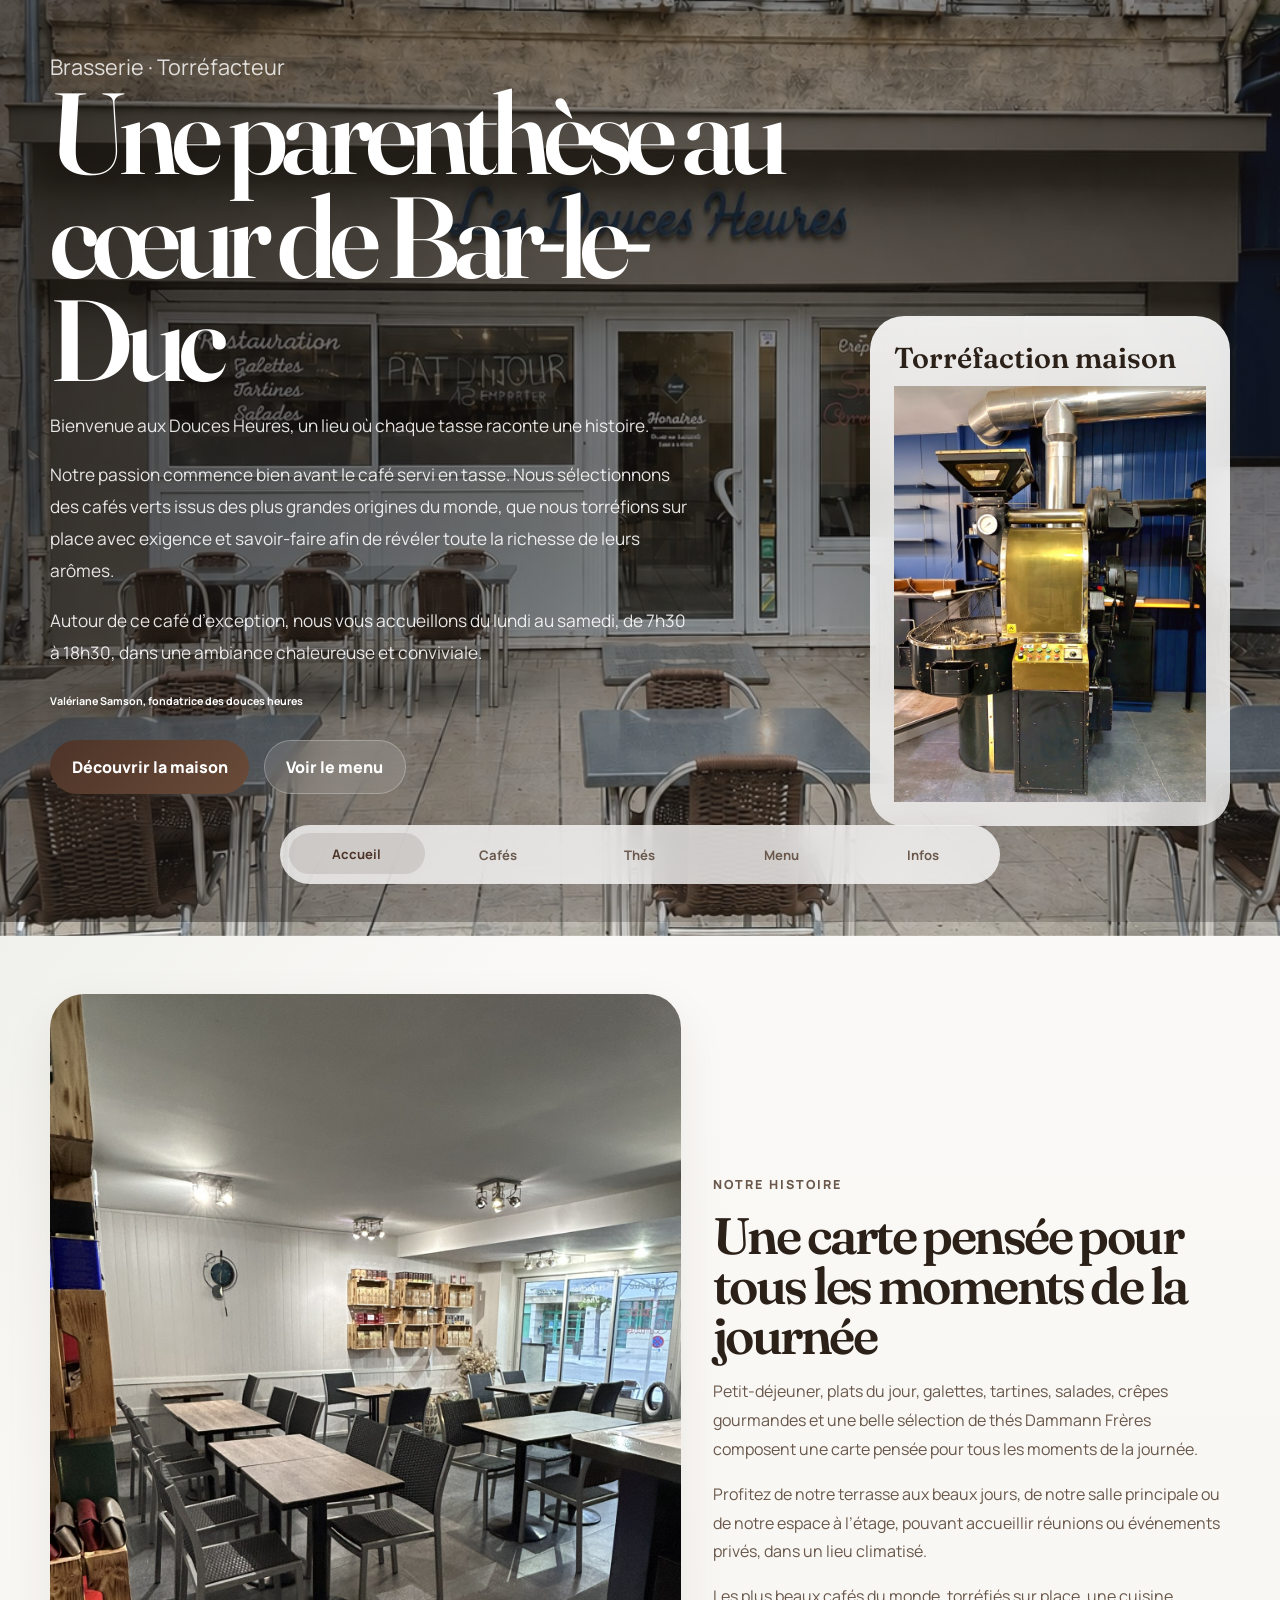
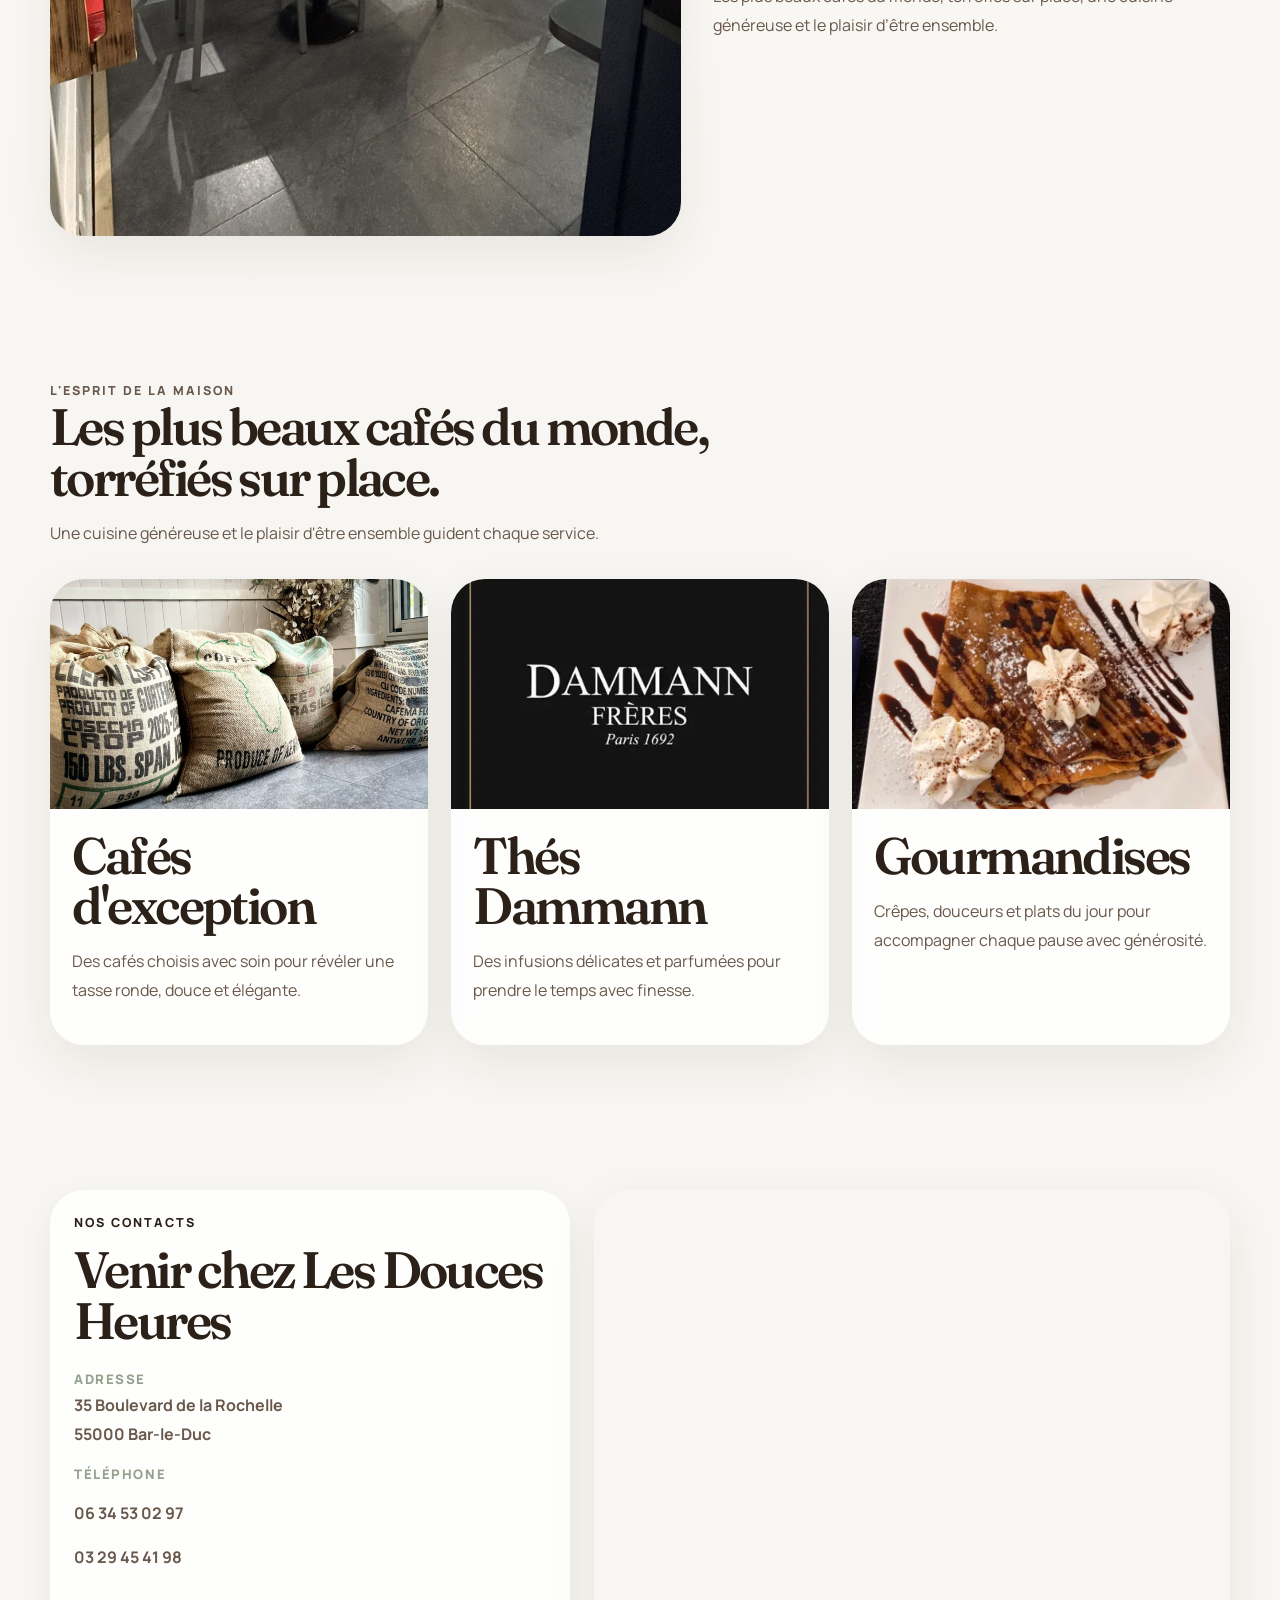
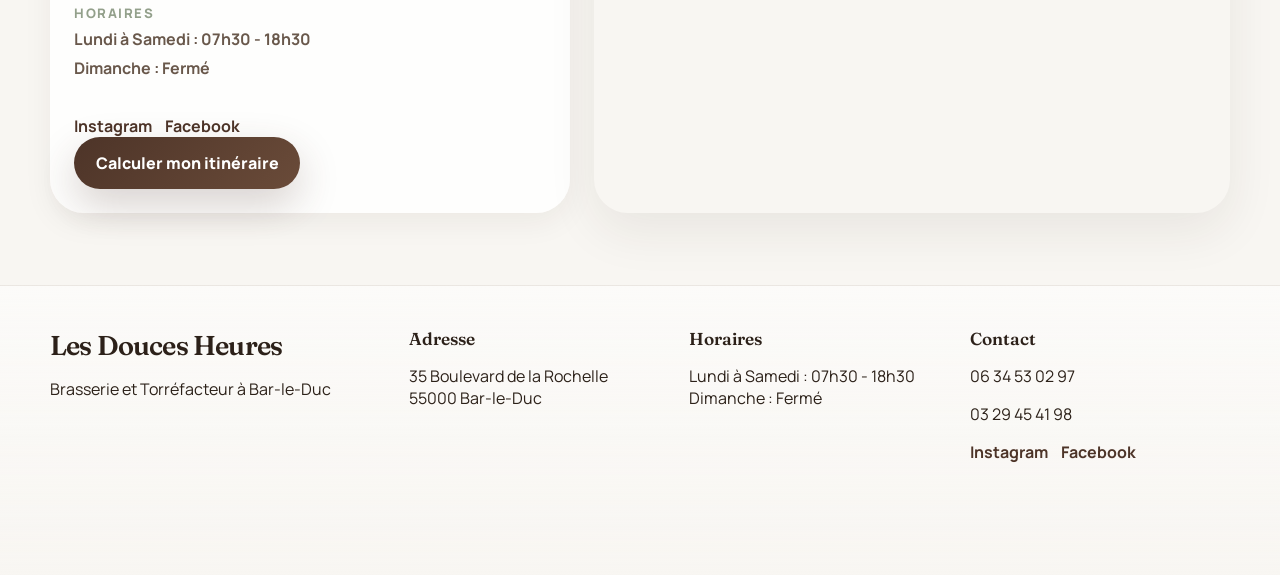
<file: index.html>
﻿<!doctype html>
<html lang="fr">
  <head>
    <meta charset="utf-8" />
    <meta name="viewport" content="width=device-width, initial-scale=1" />
    <title>Les Douces Heures | Brasserie et Torréfacteur à Bar-le-Duc</title>
    <meta
      name="description"
      content="Les Douces Heures, café et salon de thé à Bar-le-Duc. Cafés d'exception, thés Dammann Frères, plats du jour, gourmandises et ambiance chaleureuse."
    />
    <meta name="theme-color" content="#F8F6F2" />
    <meta name="color-scheme" content="light" />
    <meta property="og:title" content="Les Douces Heures | Brasserie et Torréfacteur à Bar-le-Duc" />
    <meta
      property="og:description"
      content="Une adresse lumineuse et élégante à Bar-le-Duc pour savourer cafés, thés et gourmandises artisanales."
    />
    <meta property="og:type" content="website" />
    <meta property="og:locale" content="fr_FR" />
    <link rel="preconnect" href="https://fonts.googleapis.com" />
    <link rel="preconnect" href="https://fonts.gstatic.com" crossorigin />
    <link
      href="https://fonts.googleapis.com/css2?family=Fraunces:opsz,wght@9..144,400..700&family=Manrope:wght@400;500;600;700;800&display=swap"
      rel="stylesheet"
    />
    <link rel="stylesheet" href="styles.css" />
    <script type="application/ld+json">
      {
        "@context": "https://schema.org",
        "@type": "CafeOrCoffeeShop",
        "name": "Les Douces Heures",
        "description": "Café et salon de thé à Bar-le-Duc, avec cafés d'exception, thés Dammann Frères et gourmandises artisanales.",
        "telephone": "+33 6 34 53 02 97",
        "address": {
          "@type": "PostalAddress",
          "streetAddress": "35 Boulevard de la Rochelle",
          "addressLocality": "Bar-le-Duc",
          "postalCode": "55000",
          "addressCountry": "FR"
        }
      }
    </script>
  </head>
  <body class="page-home">
    <div class="site-shell">
      <a class="skip-link" href="#contenu">Aller au contenu</a>

      <main id="contenu">
        <section class="hero" id="accueil">
          <div class="hero__media" aria-hidden="true">
            <img src="facade.jpg?v=20260801" alt="" />
          </div>
          <div class="hero__overlay" aria-hidden="true"></div>

          <div class="hero__content">
            <div class="hero__copy reveal">
              <p class="subtitle">Brasserie · Torréfacteur</p>
              <h1>Une parenthèse au cœur de Bar-le-Duc</h1>
              <p class="lead">
                Bienvenue aux Douces Heures, un lieu où chaque tasse raconte une histoire.
              </p>
              <p class="lead">
                Notre passion commence bien avant le café servi en tasse. Nous sélectionnons
                des cafés verts issus des plus grandes origines du monde, que nous torréfions
                sur place avec exigence et savoir-faire afin de révéler toute la richesse de
                leurs arômes.
              </p>
              <p class="lead">
                Autour de ce café d’exception, nous vous accueillons du lundi au samedi, de
                7h30 à 18h30, dans une ambiance chaleureuse et conviviale.
              </p>
              <h6>Valériane Samson, fondatrice des douces heures</h6>
              <div class="hero__actions">
                <a class="btn btn--primary" href="#histoire">Découvrir la maison</a>
                <a class="btn btn--secondary" href="menu.html">Voir le menu</a>
              </div>
            </div>

            <aside class="hero__note reveal">
              <p class="hero__note-title">Torréfaction maison</p>
              <img src="torrefacteur.jpg" alt="Torréfacteur" />
            </aside>
          </div>
        </section>

        <section class="section section--story" id="histoire">
          <div class="container story">
            <div class="story__media reveal">
              <img src="interieur.jpg?v=20260801" alt="Intérieur chaleureux des Douces Heures" />
            </div>
            <div class="story__content reveal">
              <p class="section-kicker">Notre histoire</p>
              <h2>Une carte pensée pour tous les moments de la journée</h2>
              <p>
                Petit-déjeuner, plats du jour, galettes, tartines, salades, crêpes gourmandes
                et une belle sélection de thés Dammann Frères composent une carte pensée pour
                tous les moments de la journée.
              </p>
              <p>
                Profitez de notre terrasse aux beaux jours, de notre salle principale ou de
                notre espace à l’étage, pouvant accueillir réunions ou événements privés, dans un lieu climatisé.
              </p>
              <p>
                Les plus beaux cafés du monde, torréfiés sur place, une cuisine généreuse et
                le plaisir d’être ensemble.
              </p>
            </div>
          </div>
        </section>

        <section class="section" id="inspiration">
          <div class="container">
            <div class="section-heading reveal">
              <p class="section-kicker">L'esprit de la maison</p>
              <h2>Les plus beaux cafés du monde, torréfiés sur place.</h2>
              <p>Une cuisine généreuse et le plaisir d'être ensemble guident chaque service.</p>
            </div>

            <div class="grid-3">
              <article class="feature-card reveal">
                <div class="feature-card__media">
                  <img src="cafe.jpg" alt="Tasse de café servie dans une ambiance chaleureuse" />
                </div>
                <div class="feature-card__body">
                  <h2>Cafés d'exception</h2>
                  <p>Des cafés choisis avec soin pour révéler une tasse ronde, douce et élégante.</p>
                </div>
              </article>

              <article class="feature-card reveal">
                <div class="feature-card__media">
                  <img src="Damman_frère_logo.jpg" alt="Sélection de thés et accessoires de dégustation" />
                </div>
                <div class="feature-card__body">
                  <h2>Thés Dammann</h2>
                  <p>Des infusions délicates et parfumées pour prendre le temps avec finesse.</p>
                </div>
              </article>

              <article class="feature-card reveal">
                <div class="feature-card__media">
                  <img src="gourmandises.jpg" alt="Gourmandises artisanales" />
                </div>
                <div class="feature-card__body">
                  <h2>Gourmandises</h2>
                  <p>Crêpes, douceurs et plats du jour pour accompagner chaque pause avec générosité.</p>
                </div>
              </article>
            </div>
          </div>
        </section>

        <section class="section" id="contact">
          <div class="container practical">
            <div class="practical__content reveal">
              <p class="section-kicker">Nos contacts</p>
              <h2>Venir chez Les Douces Heures</h2>
              <div class="info-list">
                <div>
                  <span>Adresse</span>
                  <strong>35 Boulevard de la Rochelle<br />55000 Bar-le-Duc</strong>
                </div>
                <div>
                  <span>Téléphone</span>
                  <p><strong>06 34 53 02 97</strong></p>
                  <p><strong>03 29 45 41 98</strong></p>
                </div>
                <div>
                  <span>Horaires</span>
                  <strong>Lundi à Samedi : 07h30 - 18h30<br />Dimanche : Fermé</strong>
                </div>
              </div>
              <div class="socials">
                <a href="https://www.instagram.com/lesdoucesheures.bld/" target="_blank" rel="noreferrer"
                  >Instagram</a
                >
                <a href="https://www.facebook.com/Lesdoucesheuresbld" target="_blank" rel="noreferrer"
                  >Facebook</a
                >
              </div>
              <a
                class="btn btn--primary"
                href="https://www.google.com/maps/dir/?api=1&destination=35+Boulevard+de+la+Rochelle+55000+Bar-le-Duc"
                target="_blank"
                rel="noreferrer"
              >
                Calculer mon itinéraire
              </a>
            </div>

            <div class="practical__map reveal">
              <iframe
                title="Carte Google Maps des Douces Heures à Bar-le-Duc"
                src="https://www.google.com/maps?q=35%20Boulevard%20de%20la%20Rochelle%2055000%20Bar-le-Duc&output=embed"
                loading="lazy"
                referrerpolicy="no-referrer-when-downgrade"
              ></iframe>
            </div>
          </div>
        </section>
      </main>

      <footer class="footer">
        <div class="container footer__grid">
          <div>
            <p class="footer__logo">Les Douces Heures</p>
            <p>Brasserie et Torréfacteur à Bar-le-Duc</p>
          </div>
          <div>
            <h3>Adresse</h3>
            <p>35 Boulevard de la Rochelle<br />55000 Bar-le-Duc</p>
          </div>
          <div>
            <h3>Horaires</h3>
            <p>Lundi à Samedi : 07h30 - 18h30<br />Dimanche : Fermé</p>
          </div>
          <div>
            <h3>Contact</h3>
            <p>06 34 53 02 97</p>
            <p>03 29 45 41 98</p>
            <div class="socials">
              <a href="https://www.instagram.com/lesdoucesheures.bld/" target="_blank" rel="noreferrer"
                >Instagram</a
              >
              <a href="https://www.facebook.com/Lesdoucesheuresbld" target="_blank" rel="noreferrer"
                >Facebook</a
              >
            </div>
          </div>
        </div>
      </footer>
    </div>

    <nav class="bottom-nav" aria-label="Navigation principale">
      <a href="index.html" class="bottom-nav__item is-active">
        <strong>Accueil</strong>
      </a>
      <a href="cafes.html" class="bottom-nav__item">
        <strong>Cafés</strong>
      </a>
      <a href="the.html" class="bottom-nav__item">
        <strong>Thés</strong>
      </a>
      <a href="menu.html" class="bottom-nav__item">
        <strong>Menu</strong>
      </a>
      <a href="#contact" class="bottom-nav__item">
        <strong>Infos</strong>
      </a>
    </nav>

    <script src="script.js"></script>
  </body>
</html>
</file>
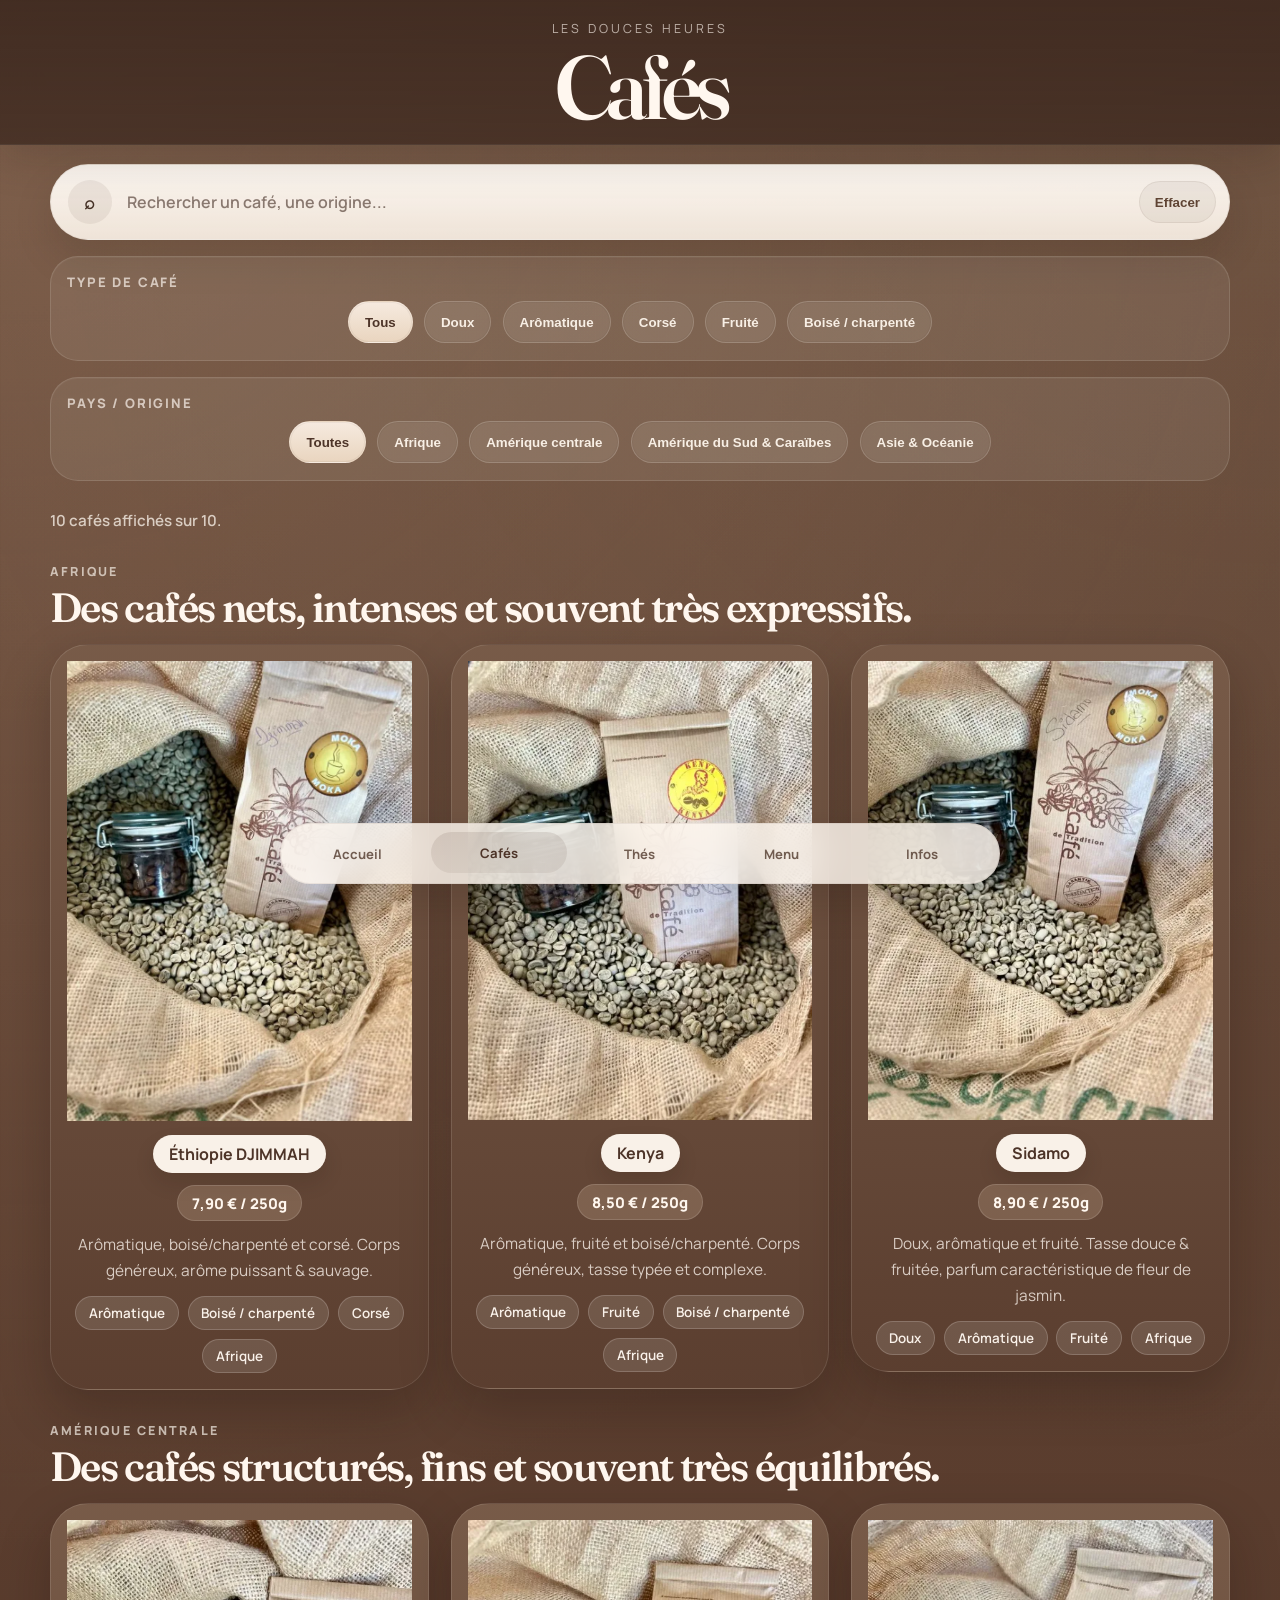
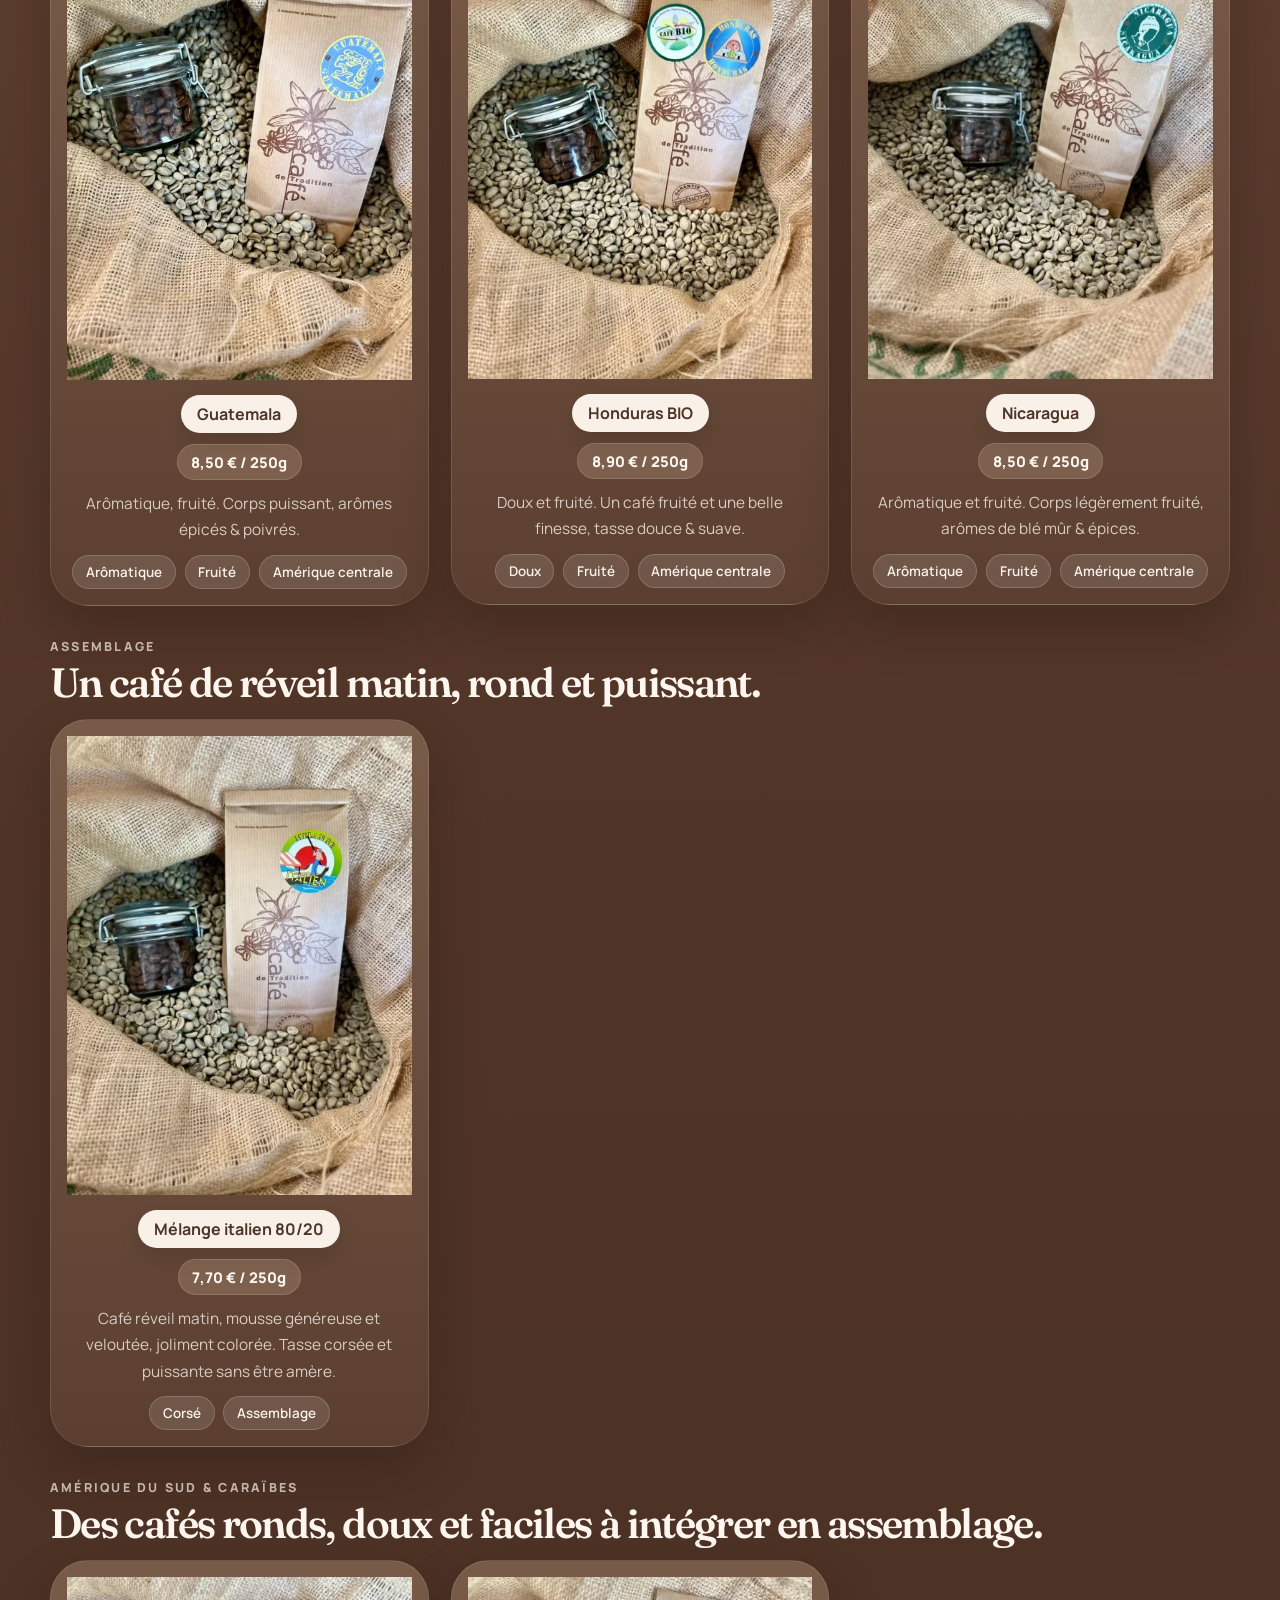
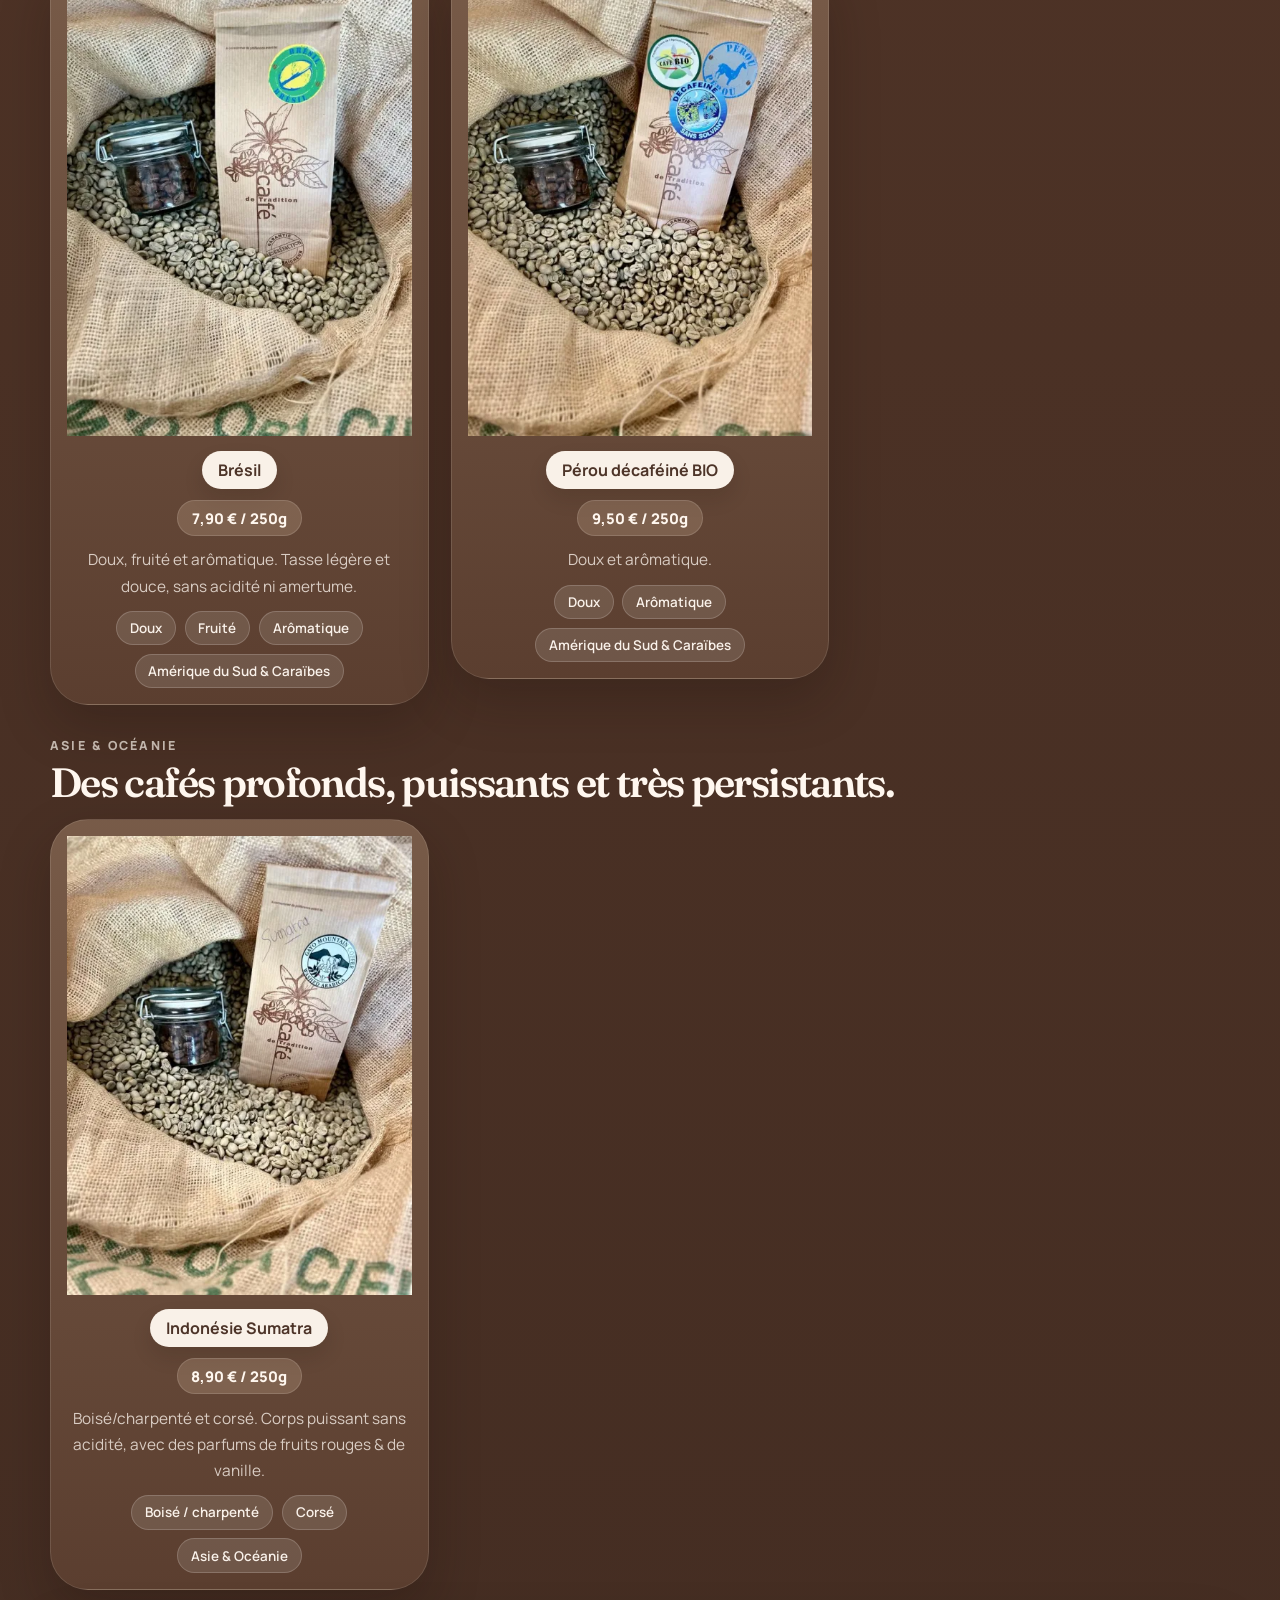
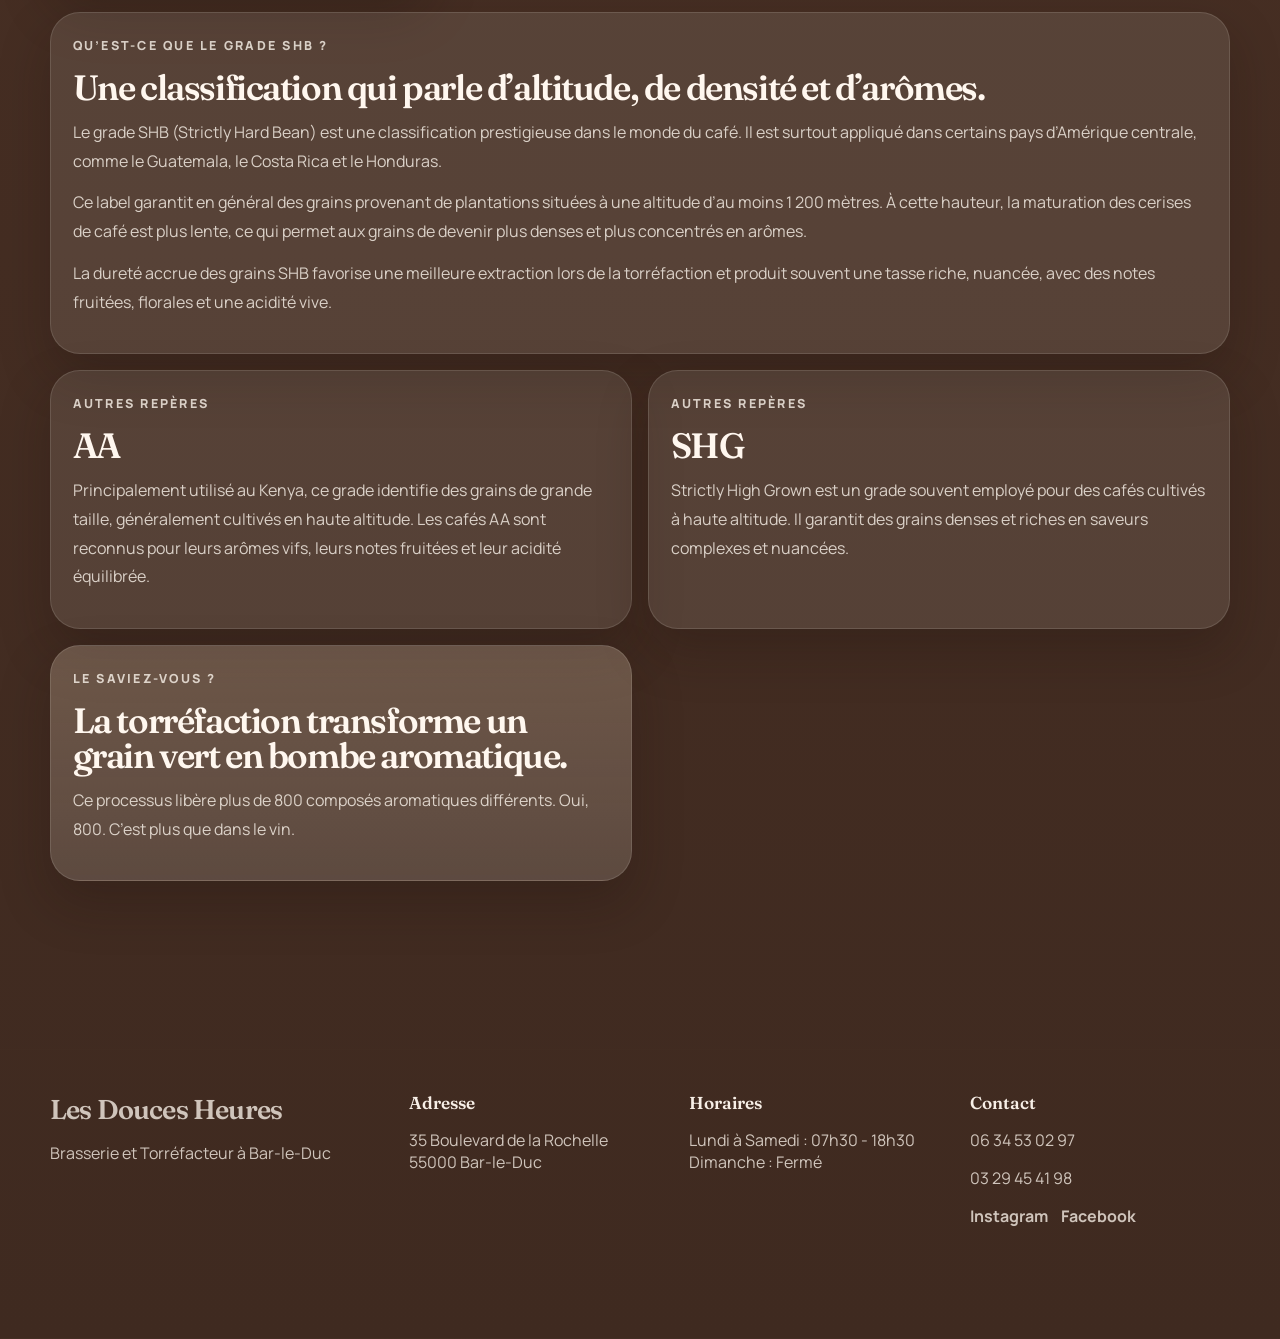
<file: cafes.html>
﻿<!doctype html>
<html lang="fr">
  <head>
    <meta charset="utf-8" />
    <meta name="viewport" content="width=device-width, initial-scale=1" />
    <title>Cafés | Les Douces Heures</title>
    <meta name="theme-color" content="#5b3f31" />
    <meta name="color-scheme" content="light" />
    <link rel="preconnect" href="https://fonts.googleapis.com" />
    <link rel="preconnect" href="https://fonts.gstatic.com" crossorigin />
    <link
      href="https://fonts.googleapis.com/css2?family=Fraunces:opsz,wght@9..144,400..700&family=Manrope:wght@400;500;600;700;800&display=swap"
      rel="stylesheet"
    />
    <link rel="stylesheet" href="styles.css" />
  </head>
  <body class="page-cafes">
    <div class="site-shell cafe-shell">
      <main class="cafe-page" id="contenu">
        <header class="cafe-hero">
          <div class="cafe-hero__inner container">
            <p class="cafe-hero__eyebrow">Les Douces Heures</p>
            <h1 class="cafe-hero__title">Cafés</h1>
          </div>
        </header>

        <section class="cafe-toolbar" aria-label="Recherche et filtres">
          <div class="container cafe-toolbar__inner">
            <label class="cafe-search" for="cafe-search-input">
              <span class="cafe-search__icon" aria-hidden="true">⌕</span>
              <input
                id="cafe-search-input"
                class="cafe-search__input"
                type="search"
                placeholder="Rechercher un café, une origine..."
                autocomplete="off"
                spellcheck="false"
              />
              <button class="cafe-search__clear" type="button" aria-label="Effacer la recherche">
                Effacer
              </button>
            </label>

            <div class="cafe-filter-block">
              <div class="cafe-filter-block__head">
                <p>Type de café</p>
              </div>
              <div class="cafe-filters" data-filter-group="type" aria-label="Filtre par type de café">
                <button class="cafe-chip is-active" type="button" data-filter="all">Tous</button>
                <button class="cafe-chip" type="button" data-filter="doux">Doux</button>
                <button class="cafe-chip" type="button" data-filter="aromatique">Arômatique</button>
                <button class="cafe-chip" type="button" data-filter="corse">Corsé</button>
                <button class="cafe-chip" type="button" data-filter="fruite">Fruité</button>
                <button class="cafe-chip" type="button" data-filter="boise-charpente">
                  Boisé / charpenté
                </button>
              </div>
            </div>

            <div class="cafe-filter-block">
              <div class="cafe-filter-block__head">
                <p>Pays / origine</p>
              </div>
              <div class="cafe-filters" data-filter-group="origin" aria-label="Filtre par pays">
                <button class="cafe-chip is-active" type="button" data-filter="all">Toutes</button>
                <button class="cafe-chip" type="button" data-filter="afrique">Afrique</button>
                <button class="cafe-chip" type="button" data-filter="amerique-centrale">
                  Amérique centrale
                </button>
                <button class="cafe-chip" type="button" data-filter="amerique-du-sud-caraibes">
                  Amérique du Sud &amp; Caraïbes
                </button>
                <button class="cafe-chip" type="button" data-filter="asie-oceanie">
                  Asie &amp; Océanie
                </button>
              </div>
            </div>
          </div>
        </section>

        <section class="cafe-grid-wrap">
          <div class="container">
            <p class="cafe-results" data-cafe-results>10 cafés affichés</p>

            <section class="cafe-section">
              <div class="cafe-section__head">
                <p class="cafe-section__kicker">Afrique</p>
                <h2 class="cafe-section__title">Des cafés nets, intenses et souvent très expressifs.</h2>
              </div>

              <div class="cafe-grid">
                <article
                  class="cafe-card"
                  data-cafe-card
                  data-name="Éthiopie DJIMMAH"
                  data-types="aromatique boise-charpente corse"
                  data-origin="afrique"
                  data-search="ethiopie moka djimmah arromatique boise charpente corse corps genereux arome puissant sauvage afrique"
                >
                  <div class="cafe-card__frame">
                    <img src="coffee/Éthiopie.jpg" alt="" />
                    <div class="cafe-card__meta">
                      <div class="cafe-card__name">Éthiopie DJIMMAH</div>
                      <div class="cafe-card__price">7,90 € / 250g</div>
                      <div class="cafe-card__description">
                        Arômatique, boisé/charpenté et corsé. Corps généreux, arôme puissant &amp;
                        sauvage.
                      </div>
                      <div class="cafe-card__tags">
                        <span>Arômatique</span>
                        <span>Boisé / charpenté</span>
                        <span>Corsé</span>
                        <span>Afrique</span>
                      </div>
                    </div>
                  </div>
                </article>

                <article
                  class="cafe-card"
                  data-cafe-card
                  data-name="Kenya"
                  data-types="aromatique fruite boise-charpente"
                  data-origin="afrique"
                  data-search="kenya ab aromatique fruite boise charpente corps genereux tasse typique complexe framboise rhubarbe cassis afrique"
                >
                  <div class="cafe-card__frame">
                    <img src="coffee/Kenya.jpg" alt="" />
                    <div class="cafe-card__meta">
                      <div class="cafe-card__name">Kenya</div>
                      <div class="cafe-card__price">8,50 € / 250g</div>
                      <div class="cafe-card__description">
                        Arômatique, fruité et boisé/charpenté. Corps généreux, tasse typée et
                        complexe.
                      </div>
                      <div class="cafe-card__tags">
                        <span>Arômatique</span>
                        <span>Fruité</span>
                        <span>Boisé / charpenté</span>
                        <span>Afrique</span>
                      </div>
                    </div>
                  </div>
                </article>

                <article
                  class="cafe-card"
                  data-cafe-card
                  data-name="Sidamo"
                  data-types="doux aromatique fruite"
                  data-origin="afrique"
                  data-search="sidamo doux aromatique fruite tasse douce fruitee parfum caracteristique fleur de jasmin afrique"
                >
                  <div class="cafe-card__frame">
                    <img src="coffee/Sidamo.jpg" alt="" />
                    <div class="cafe-card__meta">
                      <div class="cafe-card__name">Sidamo</div>
                      <div class="cafe-card__price">8,90 € / 250g</div>
                      <div class="cafe-card__description">
                        Doux, arômatique et fruité. Tasse douce &amp; fruitée, parfum caractéristique
                        de fleur de jasmin.
                      </div>
                      <div class="cafe-card__tags">
                        <span>Doux</span>
                        <span>Arômatique</span>
                        <span>Fruité</span>
                        <span>Afrique</span>
                      </div>
                    </div>
                  </div>
                </article>
              </div>
            </section>

            <section class="cafe-section">
              <div class="cafe-section__head">
                <p class="cafe-section__kicker">Amérique centrale</p>
                <h2 class="cafe-section__title">Des cafés structurés, fins et souvent très équilibrés.</h2>
              </div>

              <div class="cafe-grid">
                <article
                  class="cafe-card"
                  data-cafe-card
                  data-name="Guatemala"
                  data-types="aromatique fruite"
                  data-origin="amerique-centrale"
                  data-search="guatemala shb strictly hard bean aromatique fruite corps puissant aromes epices poivres amerique centrale"
                >
                  <div class="cafe-card__frame">
                    <img src="coffee/Guatemala.jpg" alt="" />
                    <div class="cafe-card__meta">
                      <div class="cafe-card__name">Guatemala</div>
                      <div class="cafe-card__price">8,50 € / 250g</div>
                      <div class="cafe-card__description">
                        Arômatique, fruité. Corps puissant, arômes épicés &amp; poivrés.
                      </div>
                      <div class="cafe-card__tags">
                        <span>Arômatique</span>
                        <span>Fruité</span>
                        <span>Amérique centrale</span>
                      </div>
                    </div>
                  </div>
                </article>

                <article
                  class="cafe-card"
                  data-cafe-card
                  data-name="Honduras BIO"
                  data-types="doux fruite"
                  data-origin="amerique-centrale"
                  data-search="honduras shg bio doux fruite strictly high grown cafe fruité belle finesse tasse douce suave amerique centrale"
                >
                  <div class="cafe-card__frame">
                    <img src="coffee/Honduras.jpg" alt="" />
                    <div class="cafe-card__meta">
                      <div class="cafe-card__name">Honduras BIO</div>
                      <div class="cafe-card__price">8,90 € / 250g</div>
                      <div class="cafe-card__description">
                        Doux et fruité. Un café fruité et une belle finesse, tasse douce &amp; suave.
                      </div>
                      <div class="cafe-card__tags">
                        <span>Doux</span>
                        <span>Fruité</span>
                        <span>Amérique centrale</span>
                      </div>
                    </div>
                  </div>
                </article>

                <article
                  class="cafe-card"
                  data-cafe-card
                  data-name="Nicaragua"
                  data-types="aromatique fruite"
                  data-origin="amerique-centrale"
                  data-search="nicaragua aromatique fruite corps legerement fruite aromes ble mur et epices amerique centrale"
                >
                  <div class="cafe-card__frame">
                    <img src="coffee/Nicaragua.jpg" alt="" />
                    <div class="cafe-card__meta">
                      <div class="cafe-card__name">Nicaragua</div>
                      <div class="cafe-card__price">8,50 € / 250g</div>
                      <div class="cafe-card__description">
                        Arômatique et fruité. Corps légèrement fruité, arômes de blé mûr &amp; épices.
                      </div>
                      <div class="cafe-card__tags">
                        <span>Arômatique</span>
                        <span>Fruité</span>
                        <span>Amérique centrale</span>
                      </div>
                    </div>
                  </div>
                </article>

              </div>
            </section>

            <section class="cafe-section">
              <div class="cafe-section__head">
                <p class="cafe-section__kicker">Assemblage</p>
                <h2 class="cafe-section__title">Un café de réveil matin, rond et puissant.</h2>
              </div>

              <div class="cafe-grid">
                <article
                  class="cafe-card cafe-card--wide"
                  data-cafe-card
                  data-name="Mélange italien 80/20"
                  data-types="doux fruite aromatique"
                  data-origin="assemblage"
                  data-search="melange italien 80/20 assemblage doux fruite aromatique tasse suave equilibree aromes fruites cacaotes caramel beurre sale"
                >
                  <div class="cafe-card__frame cafe-card__frame--wide">
                    <img src="coffee/italien.jpg" alt="" />
                    <div class="cafe-card__meta">
                      <div class="cafe-card__name">Mélange italien 80/20</div>
                      <div class="cafe-card__price">7,70 € / 250g</div>
                      <div class="cafe-card__description">
                        Café réveil matin, mousse généreuse et veloutée, joliment colorée. Tasse
                        corsée et puissante sans être amère.
                      </div>
                      <div class="cafe-card__tags">
                        <span>Corsé</span>
                        <span>Assemblage</span>
                      </div>
                    </div>
                  </div>
                </article>
              </div>
            </section>

            <section class="cafe-section">
              <div class="cafe-section__head">
                <p class="cafe-section__kicker">Amérique du Sud &amp; Caraïbes</p>
                <h2 class="cafe-section__title">Des cafés ronds, doux et faciles à intégrer en assemblage.</h2>
              </div>

              <div class="cafe-grid">
                <article
                  class="cafe-card"
                  data-cafe-card
                  data-name="Brésil"
                  data-types="doux fruite aromatique"
                  data-origin="amerique-du-sud-caraibes"
                  data-search="bresil santos doux fruite aromatique tasse legere douce sans acidite ni amertume amerique du sud caraibes"
                >
                  <div class="cafe-card__frame">
                    <img src="coffee/Bresil.jpg" alt="" />
                    <div class="cafe-card__meta">
                      <div class="cafe-card__name">Brésil</div>
                      <div class="cafe-card__price">7,90 € / 250g</div>
                      <div class="cafe-card__description">
                        Doux, fruité et arômatique. Tasse légère et douce, sans acidité ni amertume.
                      </div>
                      <div class="cafe-card__tags">
                        <span>Doux</span>
                        <span>Fruité</span>
                        <span>Arômatique</span>
                        <span>Amérique du Sud &amp; Caraïbes</span>
                      </div>
                    </div>
                  </div>
                </article>

                <article
                  class="cafe-card"
                  data-cafe-card
                  data-name="Pérou décaféiné BIO"
                  data-types="doux aromatique"
                  data-origin="amerique-du-sud-caraibes"
                  data-search="perou decafeine bio doux aromatique cafe doux et aromatique amerique du sud caraibes"
                >
                  <div class="cafe-card__frame">
                    <img src="coffee/Perou.jpg" alt="" />
                    <div class="cafe-card__meta">
                      <div class="cafe-card__name">Pérou décaféiné BIO</div>
                      <div class="cafe-card__price">9,50 € / 250g</div>
                      <div class="cafe-card__description">
                        Doux et arômatique.
                      </div>
                      <div class="cafe-card__tags">
                        <span>Doux</span>
                        <span>Arômatique</span>
                        <span>Amérique du Sud &amp; Caraïbes</span>
                      </div>
                    </div>
                  </div>
                </article>
              </div>
            </section>

            <section class="cafe-section">
              <div class="cafe-section__head">
                <p class="cafe-section__kicker">Asie &amp; Océanie</p>
                <h2 class="cafe-section__title">Des cafés profonds, puissants et très persistants.</h2>
              </div>

              <div class="cafe-grid">
                <article
                  class="cafe-card cafe-card--wide"
                  data-cafe-card
                  data-name="Indonésie Sumatra"
                  data-types="boise-charpente corse"
                  data-origin="asie-oceanie"
                  data-search="indonesie sumatra boise charpente corse corps puissant sans acidite parfums fruits rouges vanille asie oceanie"
                >
                  <div class="cafe-card__frame cafe-card__frame--wide">
                    <img src="coffee/Sumatra.jpg" alt="" />
                    <div class="cafe-card__meta">
                      <div class="cafe-card__name">Indonésie Sumatra</div>
                      <div class="cafe-card__price">8,90 € / 250g</div>
                      <div class="cafe-card__description">
                        Boisé/charpenté et corsé. Corps puissant sans acidité, avec des parfums de
                        fruits rouges &amp; de vanille.
                      </div>
                      <div class="cafe-card__tags">
                        <span>Boisé / charpenté</span>
                        <span>Corsé</span>
                        <span>Asie &amp; Océanie</span>
                      </div>
                    </div>
                  </div>
                </article>
              </div>
            </section>
          </div>
        </section>

        <section class="cafe-info">
          <div class="container cafe-info__grid">
            <article class="cafe-info-card cafe-info-card--wide">
              <p class="cafe-info-card__kicker">Qu’est-ce que le grade SHB ?</p>
              <h2>Une classification qui parle d’altitude, de densité et d’arômes.</h2>
              <p>
                Le grade SHB (Strictly Hard Bean) est une classification prestigieuse dans le monde
                du café. Il est surtout appliqué dans certains pays d’Amérique centrale, comme le
                Guatemala, le Costa Rica et le Honduras.
              </p>
              <p>
                Ce label garantit en général des grains provenant de plantations situées à une
                altitude d’au moins 1 200 mètres. À cette hauteur, la maturation des cerises de
                café est plus lente, ce qui permet aux grains de devenir plus denses et plus
                concentrés en arômes.
              </p>
              <p>
                La dureté accrue des grains SHB favorise une meilleure extraction lors de la
                torréfaction et produit souvent une tasse riche, nuancée, avec des notes fruitées,
                florales et une acidité vive.
              </p>
            </article>

            <article class="cafe-info-card">
              <p class="cafe-info-card__kicker">Autres repères</p>
              <h3>AA</h3>
              <p>
                Principalement utilisé au Kenya, ce grade identifie des grains de grande taille,
                généralement cultivés en haute altitude. Les cafés AA sont reconnus pour leurs
                arômes vifs, leurs notes fruitées et leur acidité équilibrée.
              </p>
            </article>

            <article class="cafe-info-card">
              <p class="cafe-info-card__kicker">Autres repères</p>
              <h3>SHG</h3>
              <p>
                Strictly High Grown est un grade souvent employé pour des cafés cultivés à haute
                altitude. Il garantit des grains denses et riches en saveurs complexes et nuancées.
              </p>
            </article>

            <article class="cafe-info-card cafe-info-card--accent">
              <p class="cafe-info-card__kicker">Le saviez-vous ?</p>
              <h3>La torréfaction transforme un grain vert en bombe aromatique.</h3>
              <p>
                Ce processus libère plus de 800 composés aromatiques différents. Oui, 800. C’est
                plus que dans le vin.
              </p>
            </article>
          </div>
        </section>
      </main>
      <footer class="footer">
        <div class="container footer__grid">
          <div>
            <p class="footer__logo">Les Douces Heures</p>
            <p>Brasserie et Torréfacteur à Bar-le-Duc</p>
          </div>
          <div>
            <h3>Adresse</h3>
            <p>35 Boulevard de la Rochelle<br />55000 Bar-le-Duc</p>
          </div>
          <div>
            <h3>Horaires</h3>
            <p>Lundi à Samedi : 07h30 - 18h30<br />Dimanche : Fermé</p>
          </div>
          <div>
            <h3>Contact</h3>
            <p>06 34 53 02 97</p>
            <p>03 29 45 41 98</p>
            <div class="socials">
              <a href="https://www.instagram.com/lesdoucesheures.bld/" target="_blank" rel="noreferrer"
                >Instagram</a
              >
              <a href="https://www.facebook.com/Lesdoucesheuresbld" target="_blank" rel="noreferrer"
                >Facebook</a
              >
            </div>
          </div>
        </div>
      </footer>
    </div>

    <nav class="bottom-nav" aria-label="Navigation principale">
      <a href="index.html" class="bottom-nav__item">
        <strong>Accueil</strong>
      </a>
      <a href="cafes.html" class="bottom-nav__item is-active">
        <strong>Cafés</strong>
      </a>
      <a href="the.html" class="bottom-nav__item">
        <strong>Thés</strong>
      </a>
      <a href="menu.html" class="bottom-nav__item">
        <strong>Menu</strong>
      </a>
      <a href="index.html#contact" class="bottom-nav__item">
        <strong>Infos</strong>
      </a>
    </nav>

    <script src="script.js"></script>
  </body>
</html>
</file>
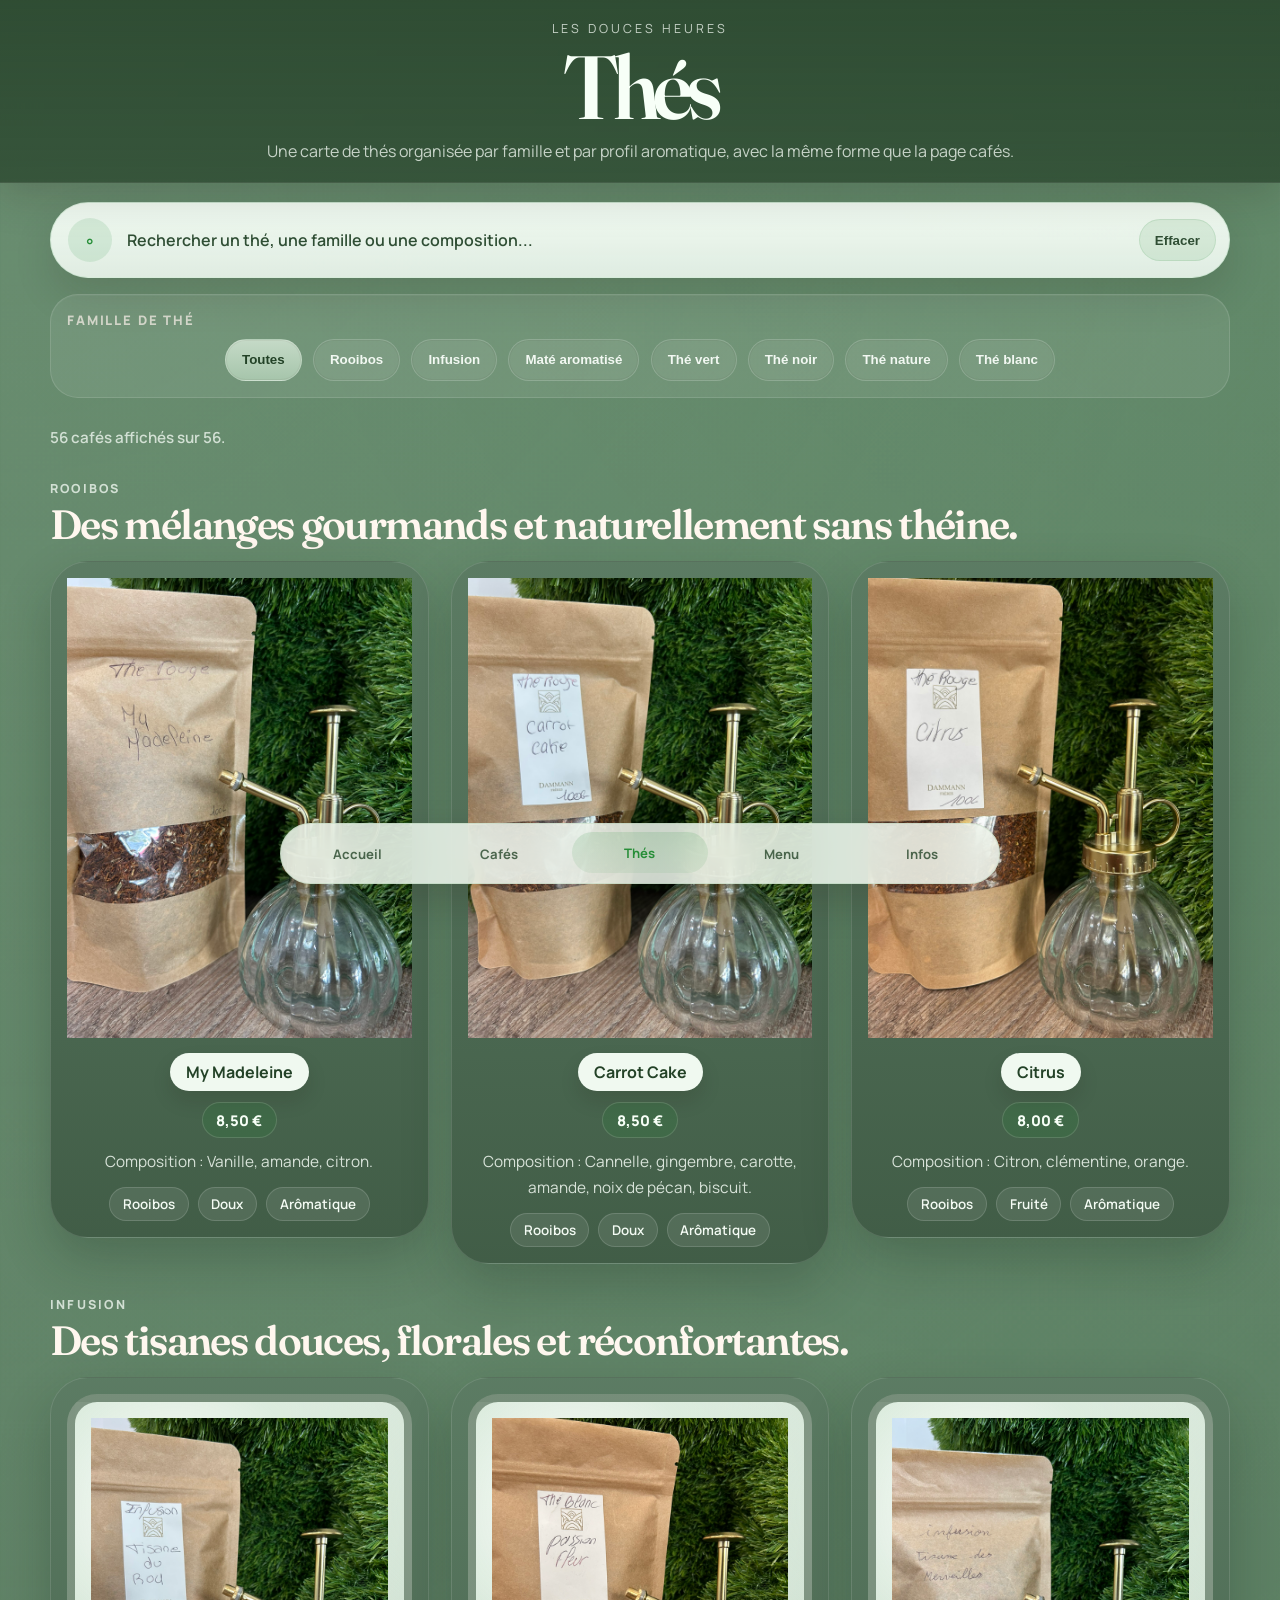
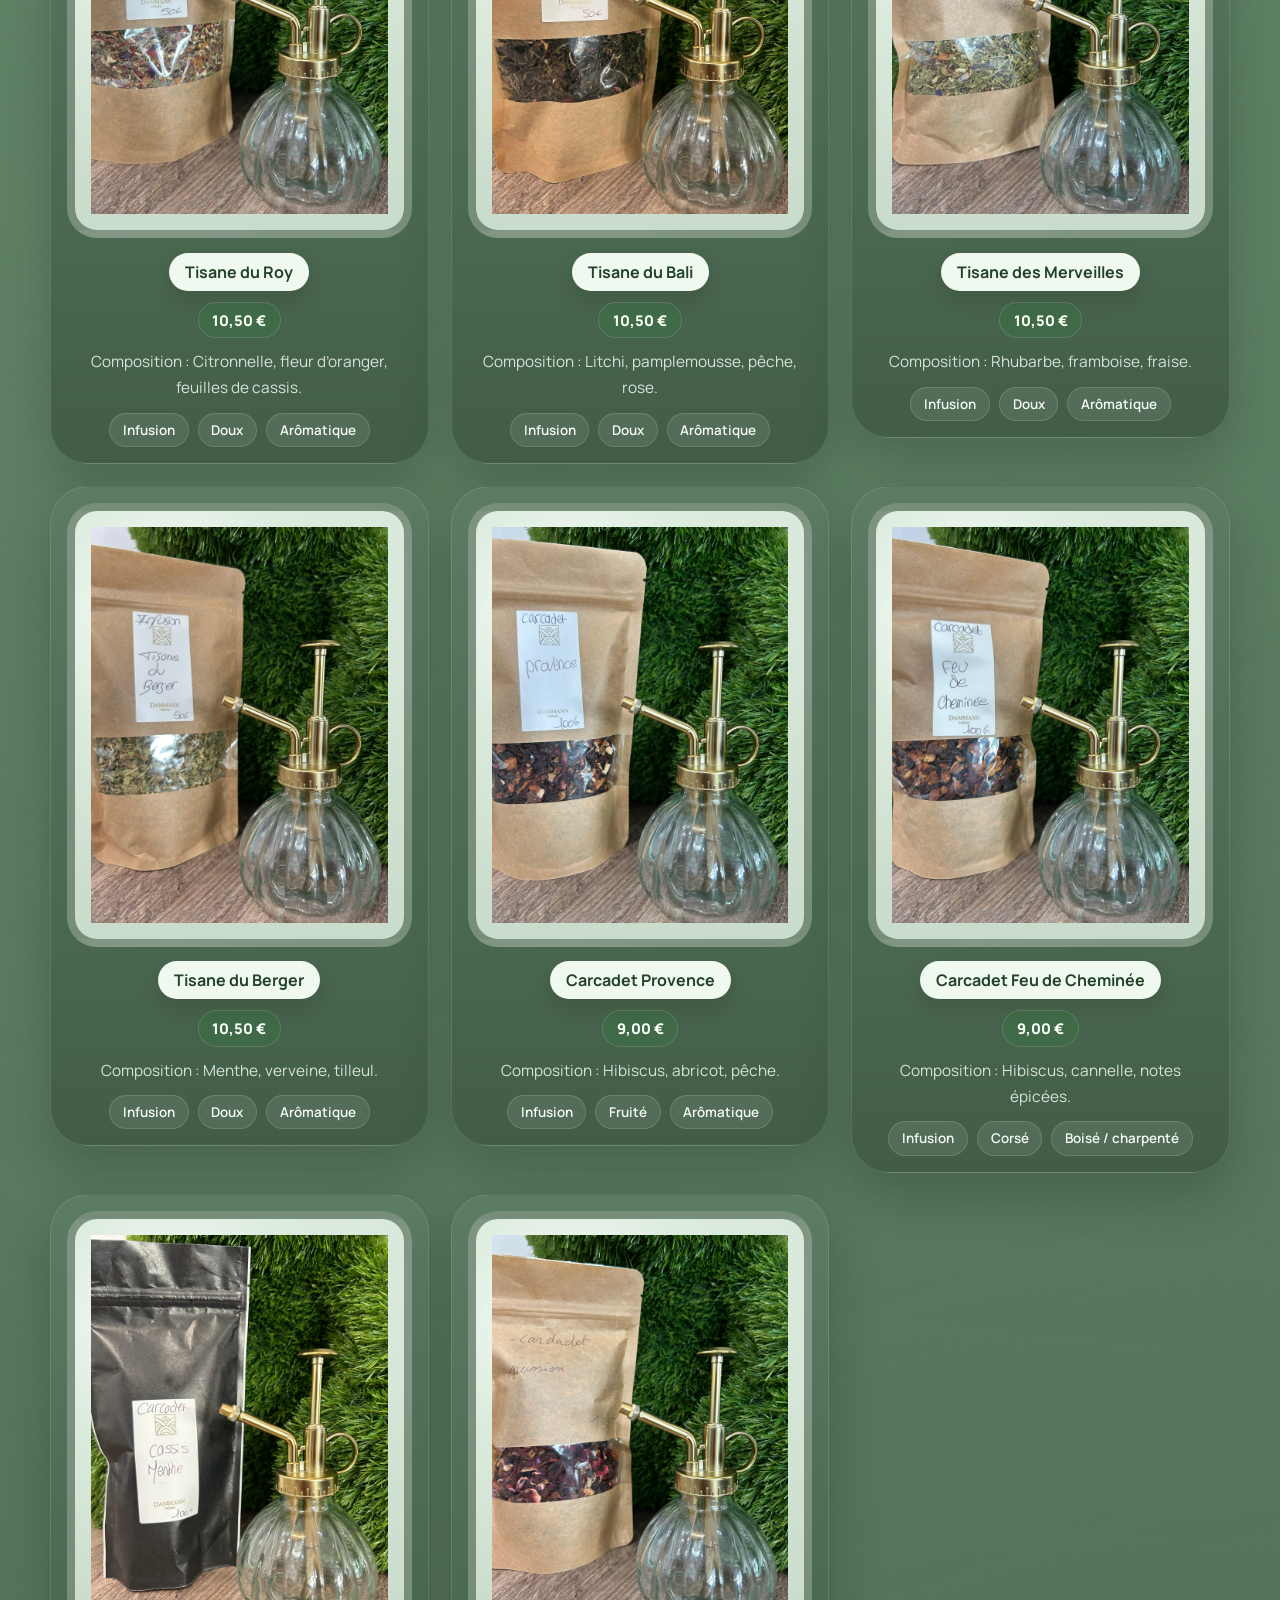
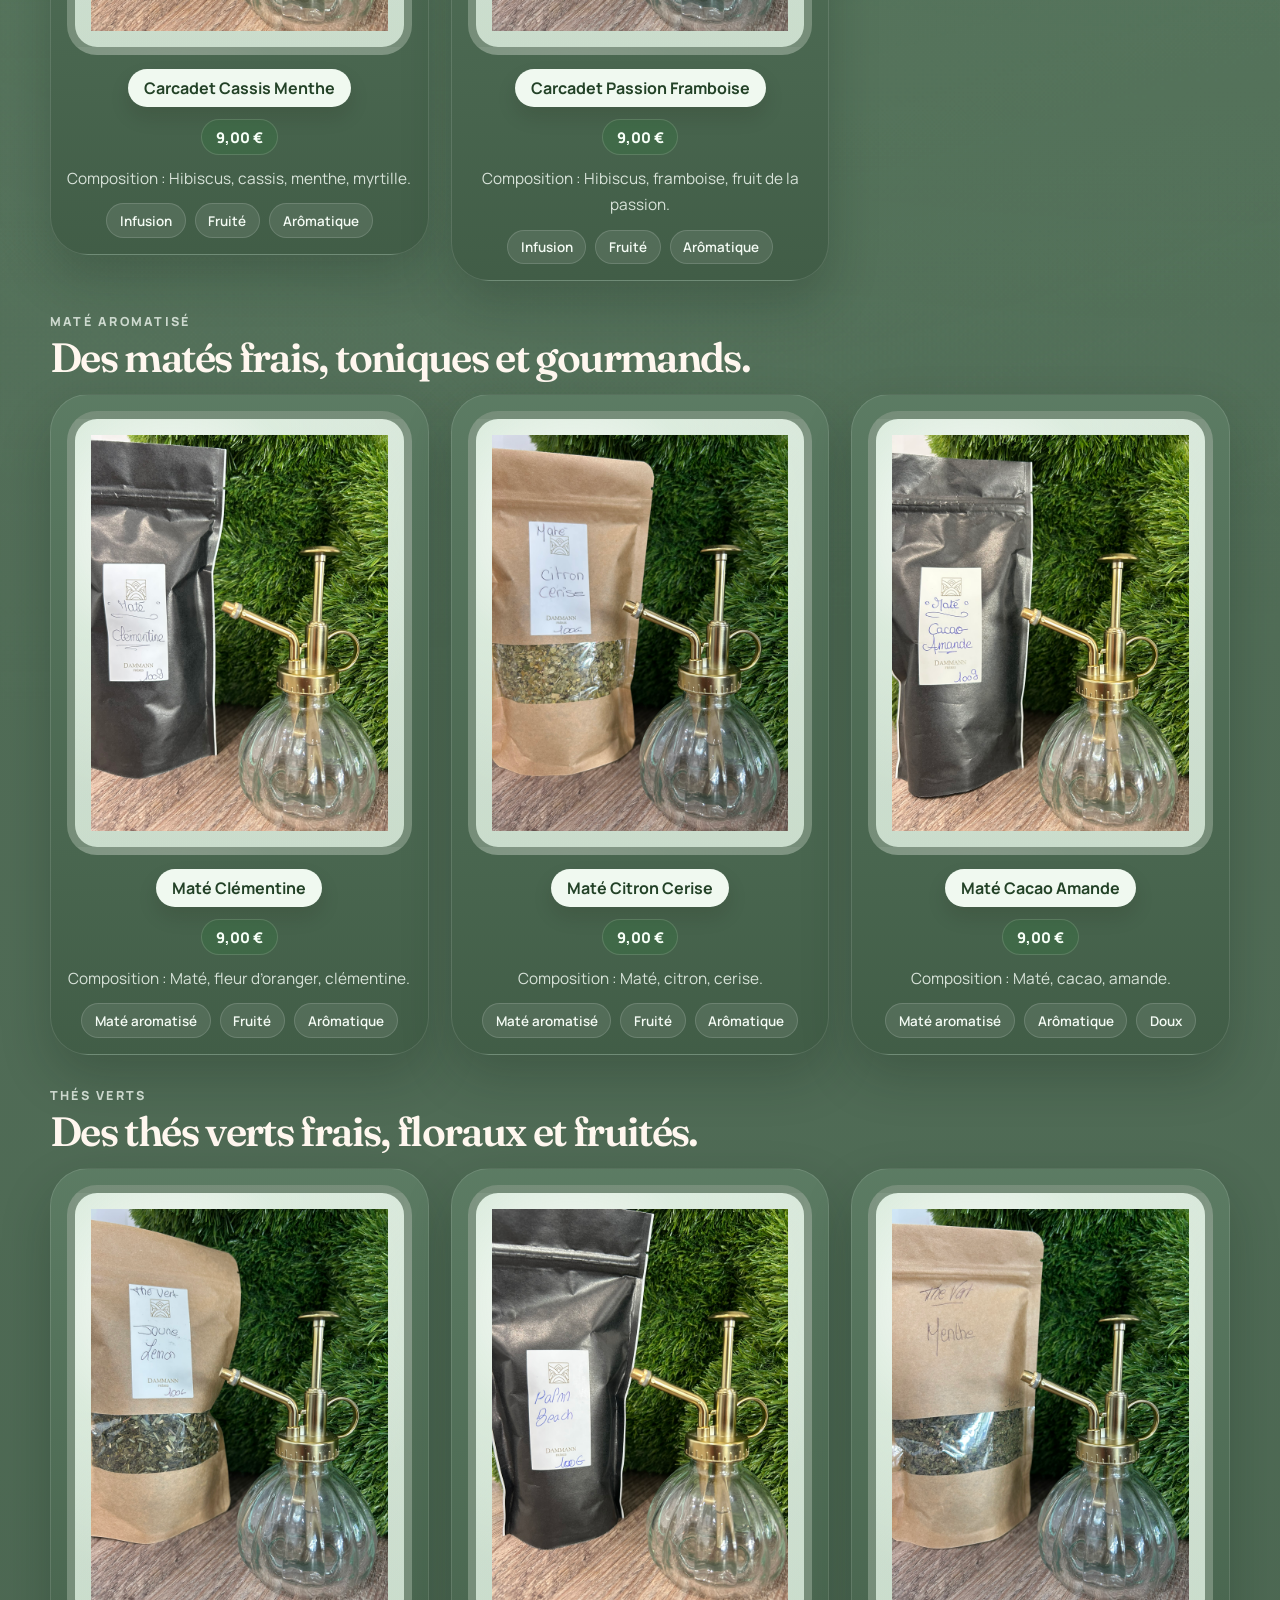
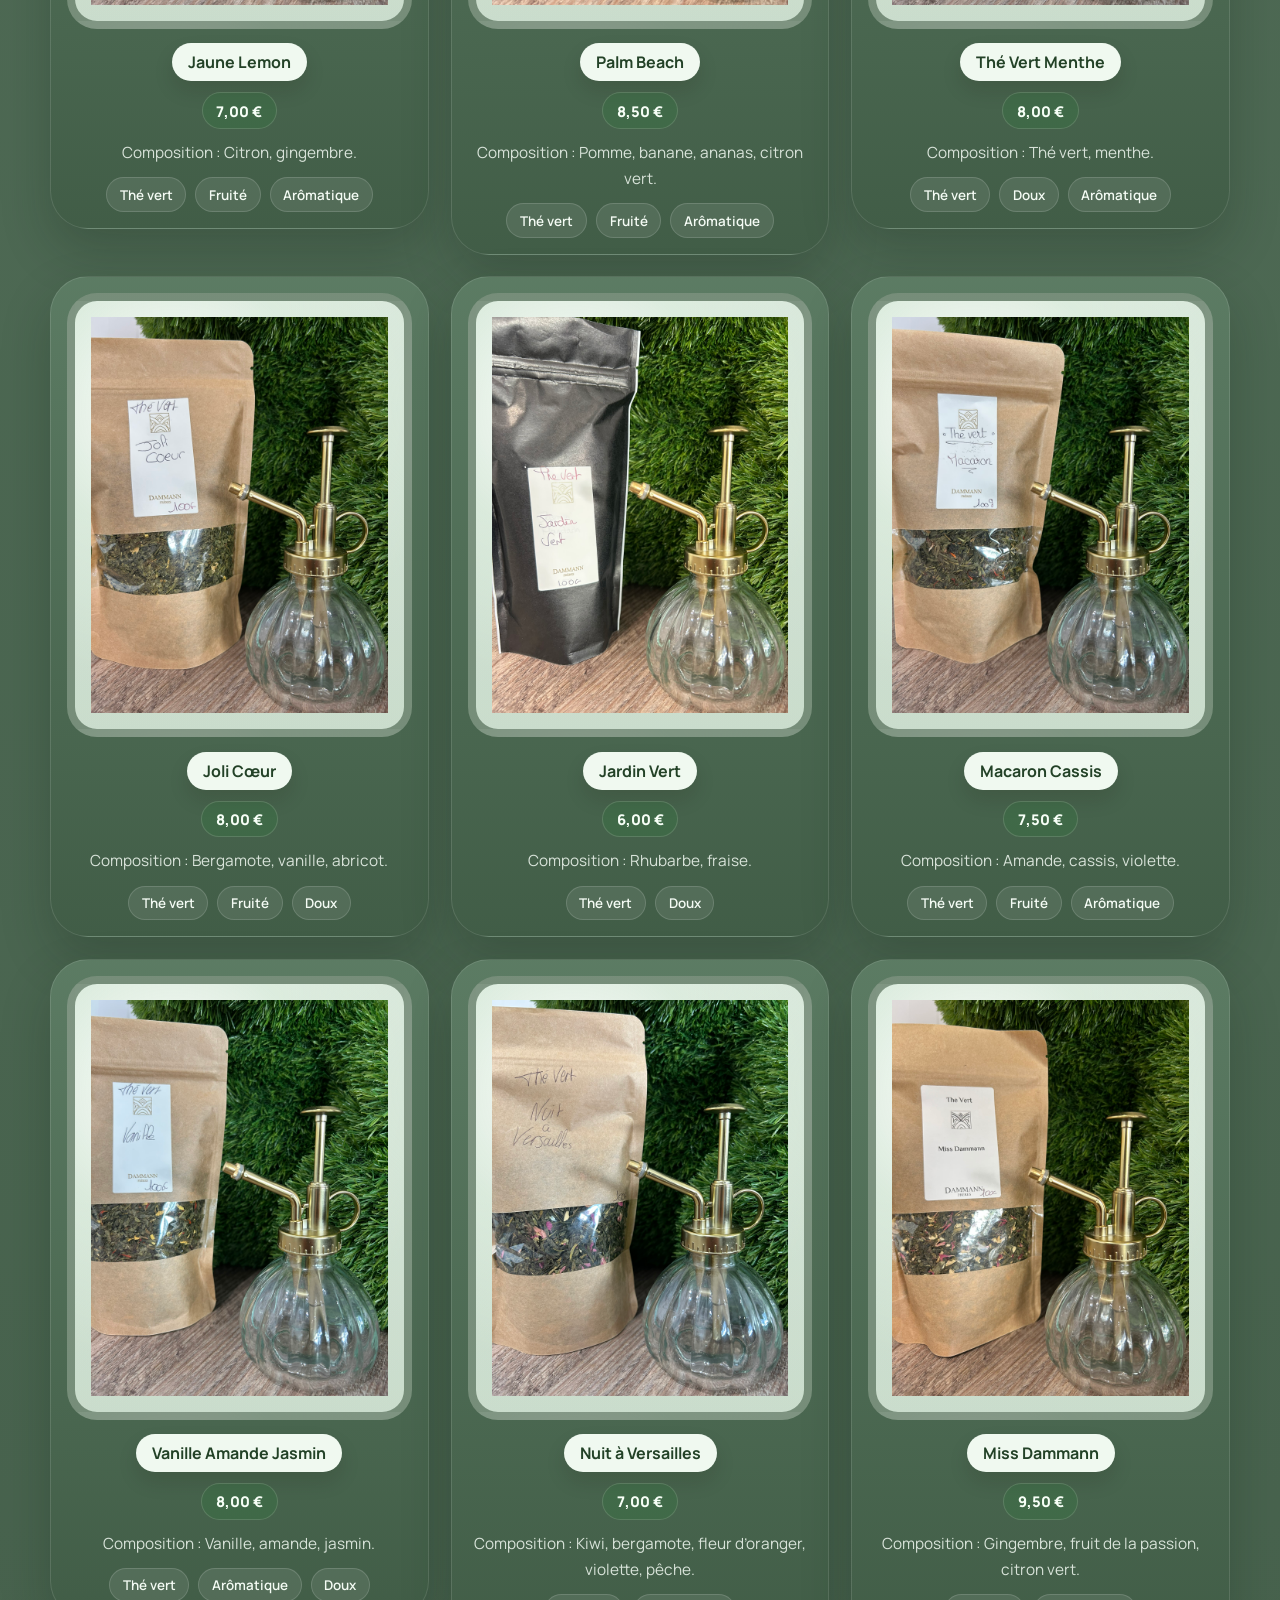
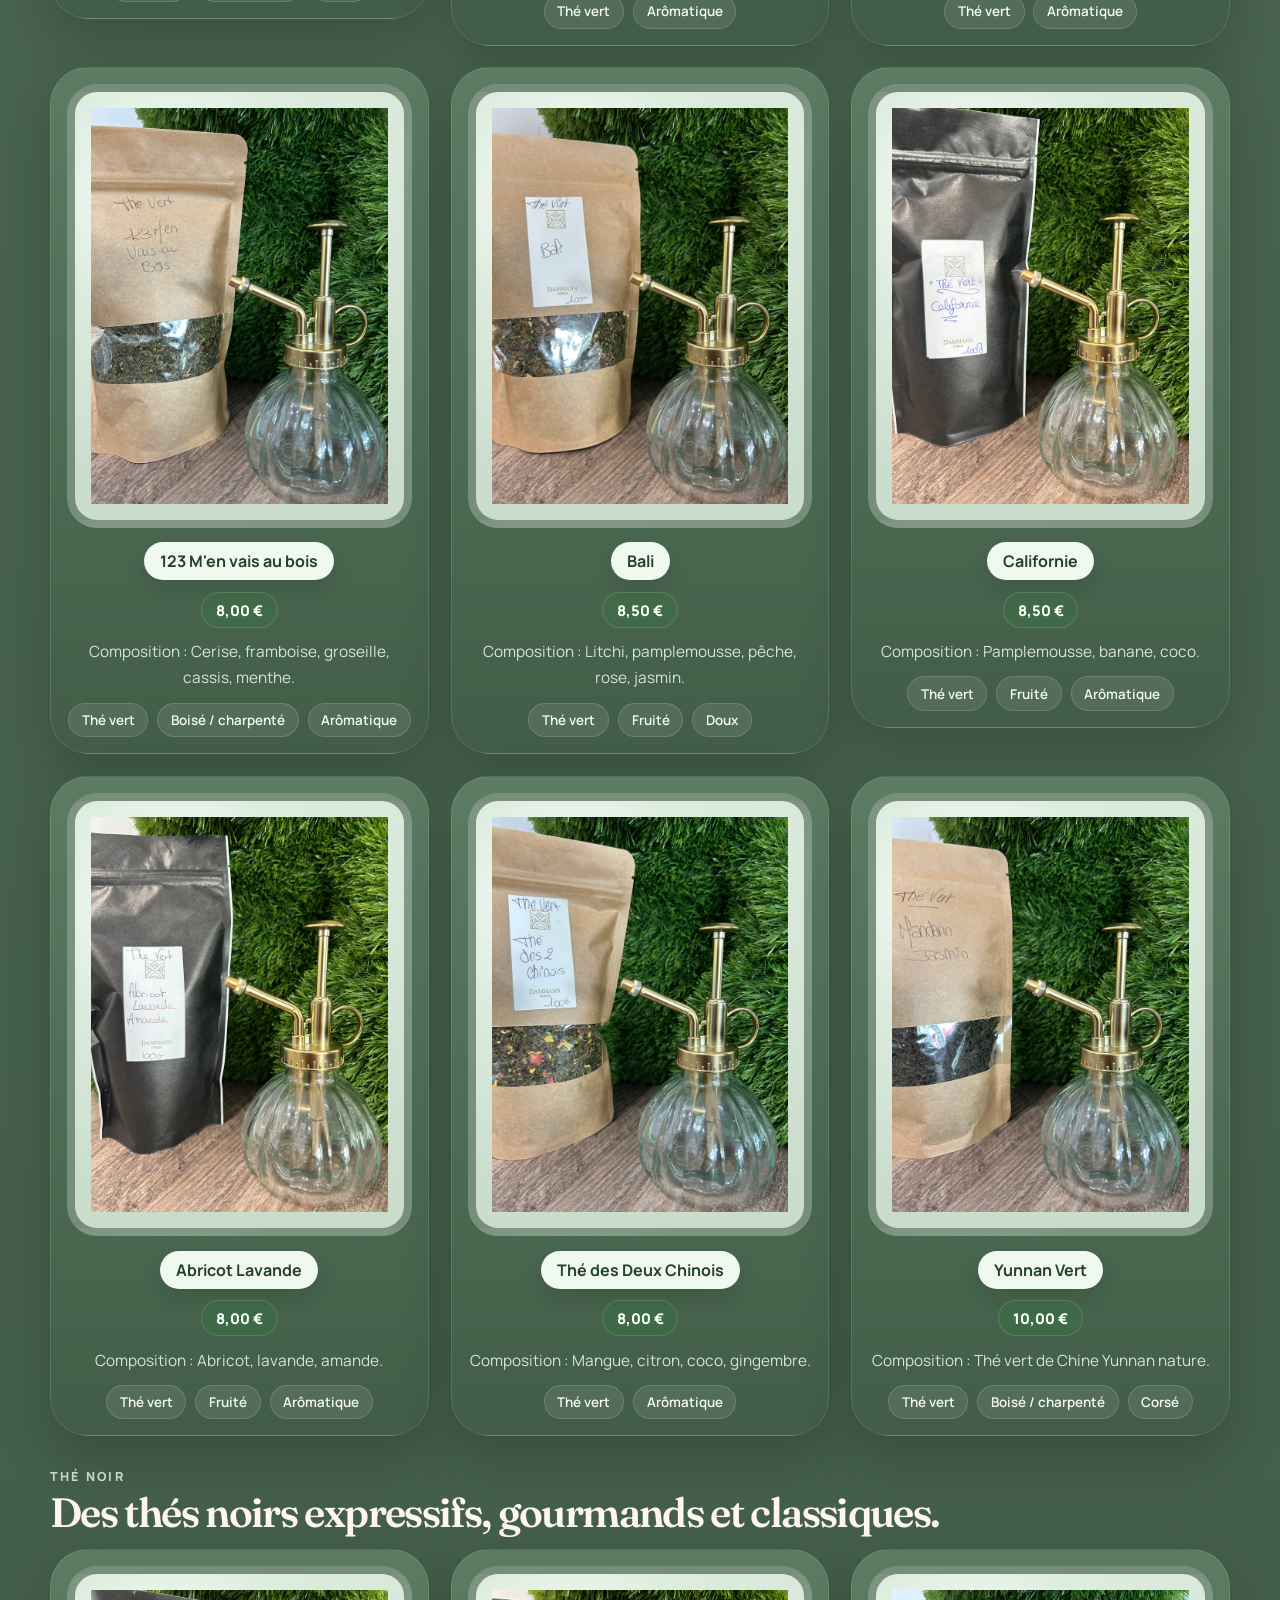
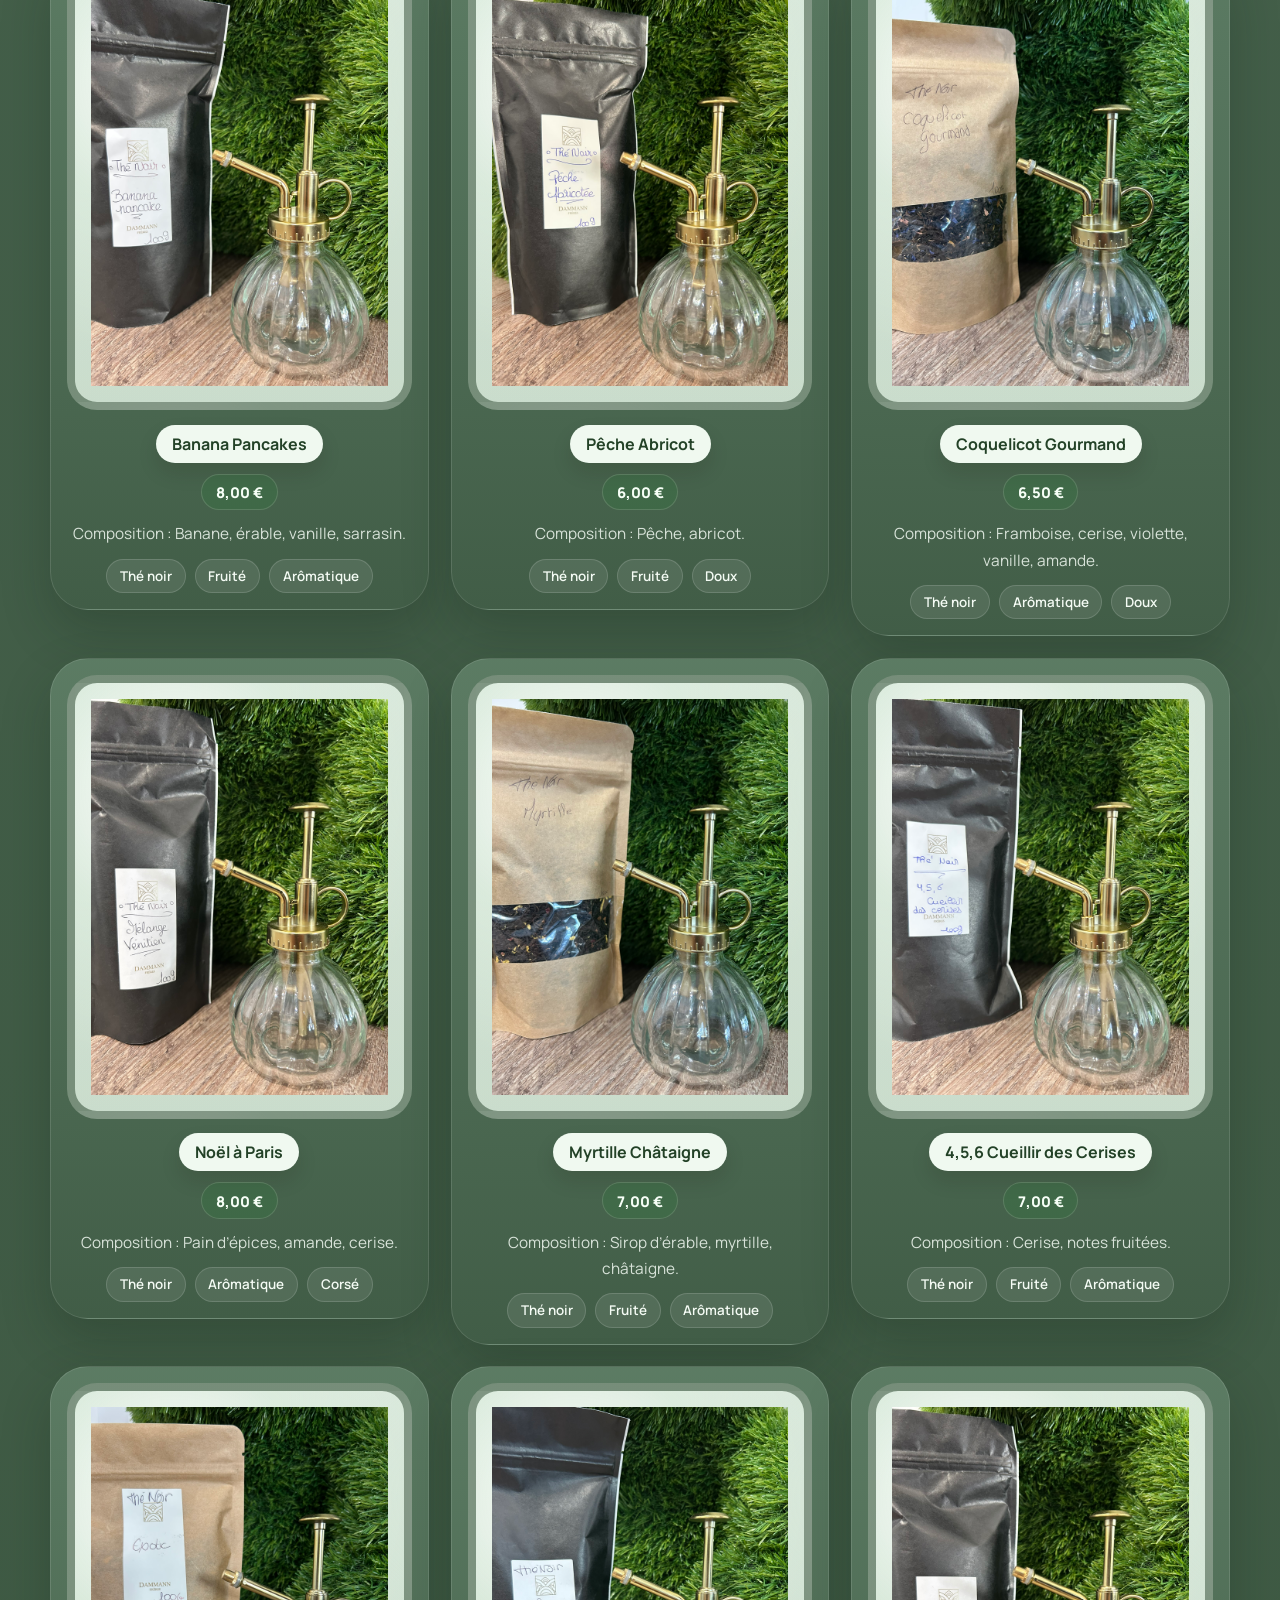
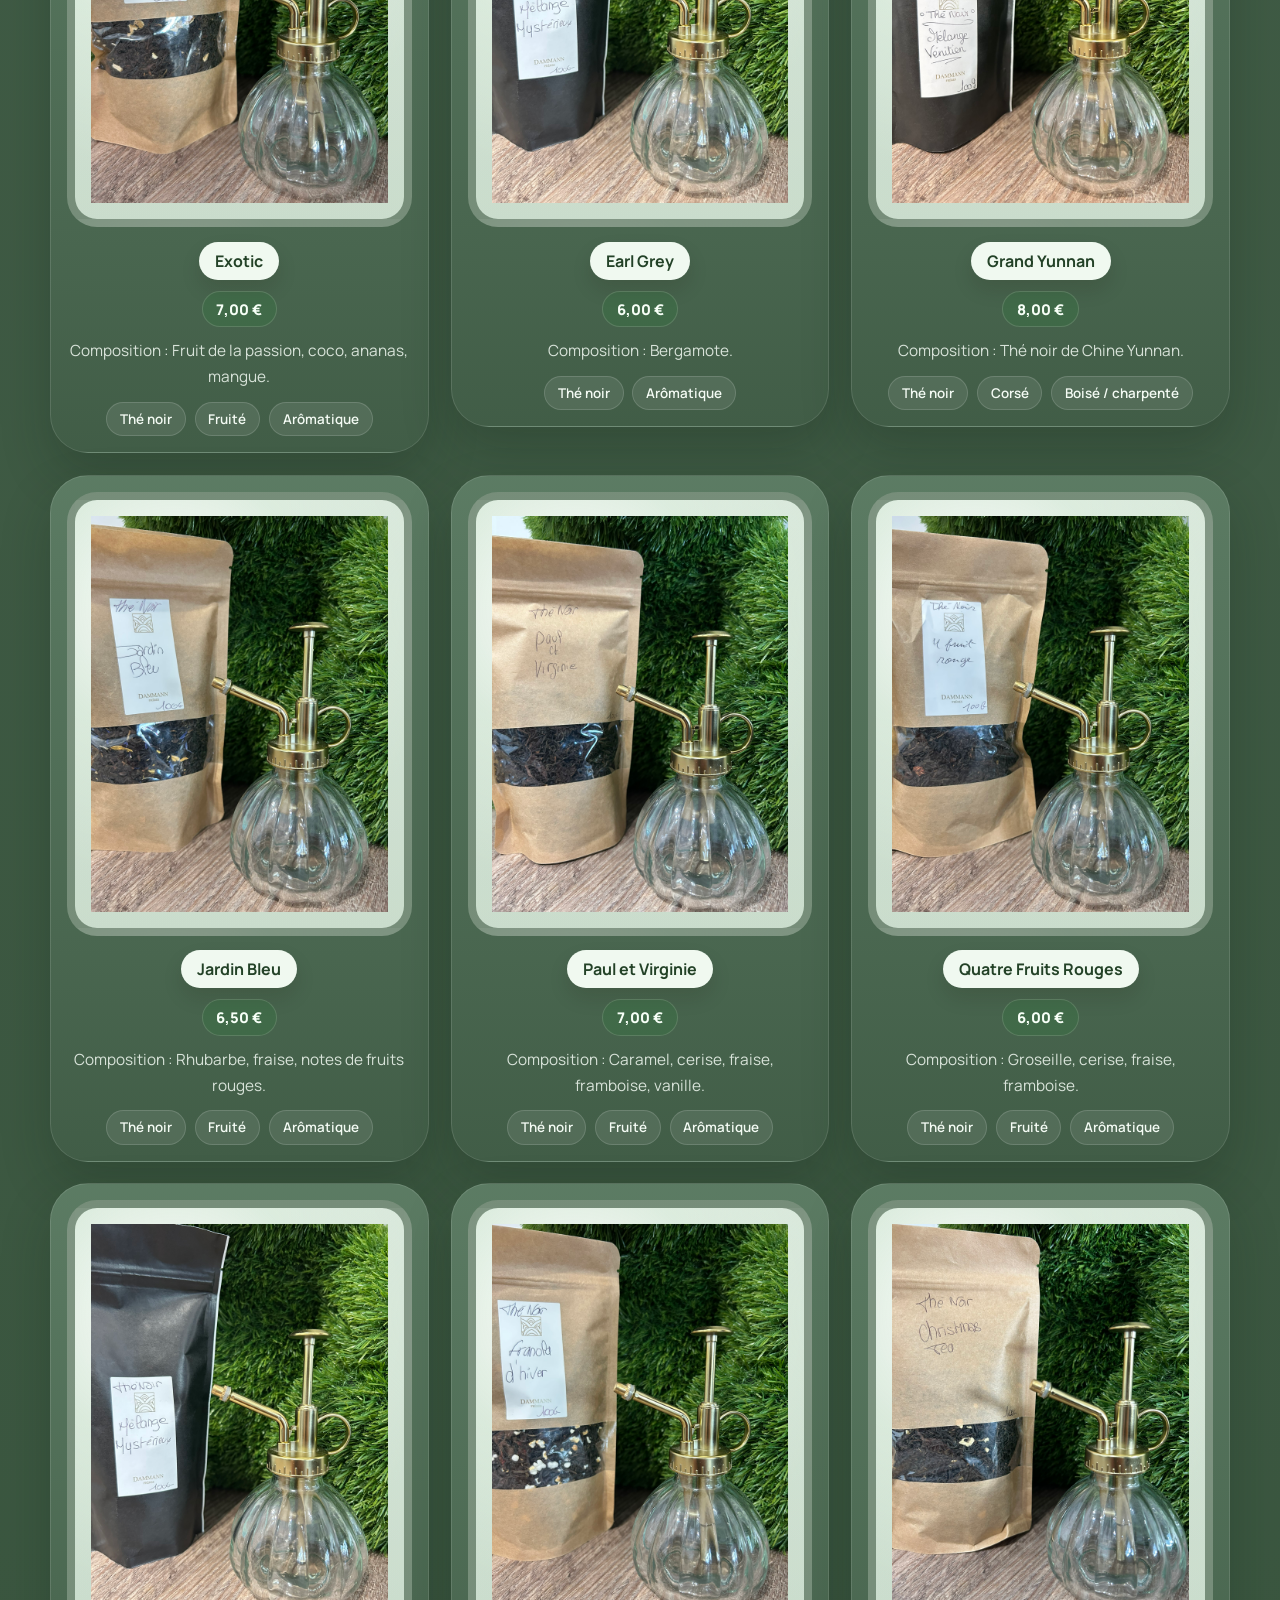
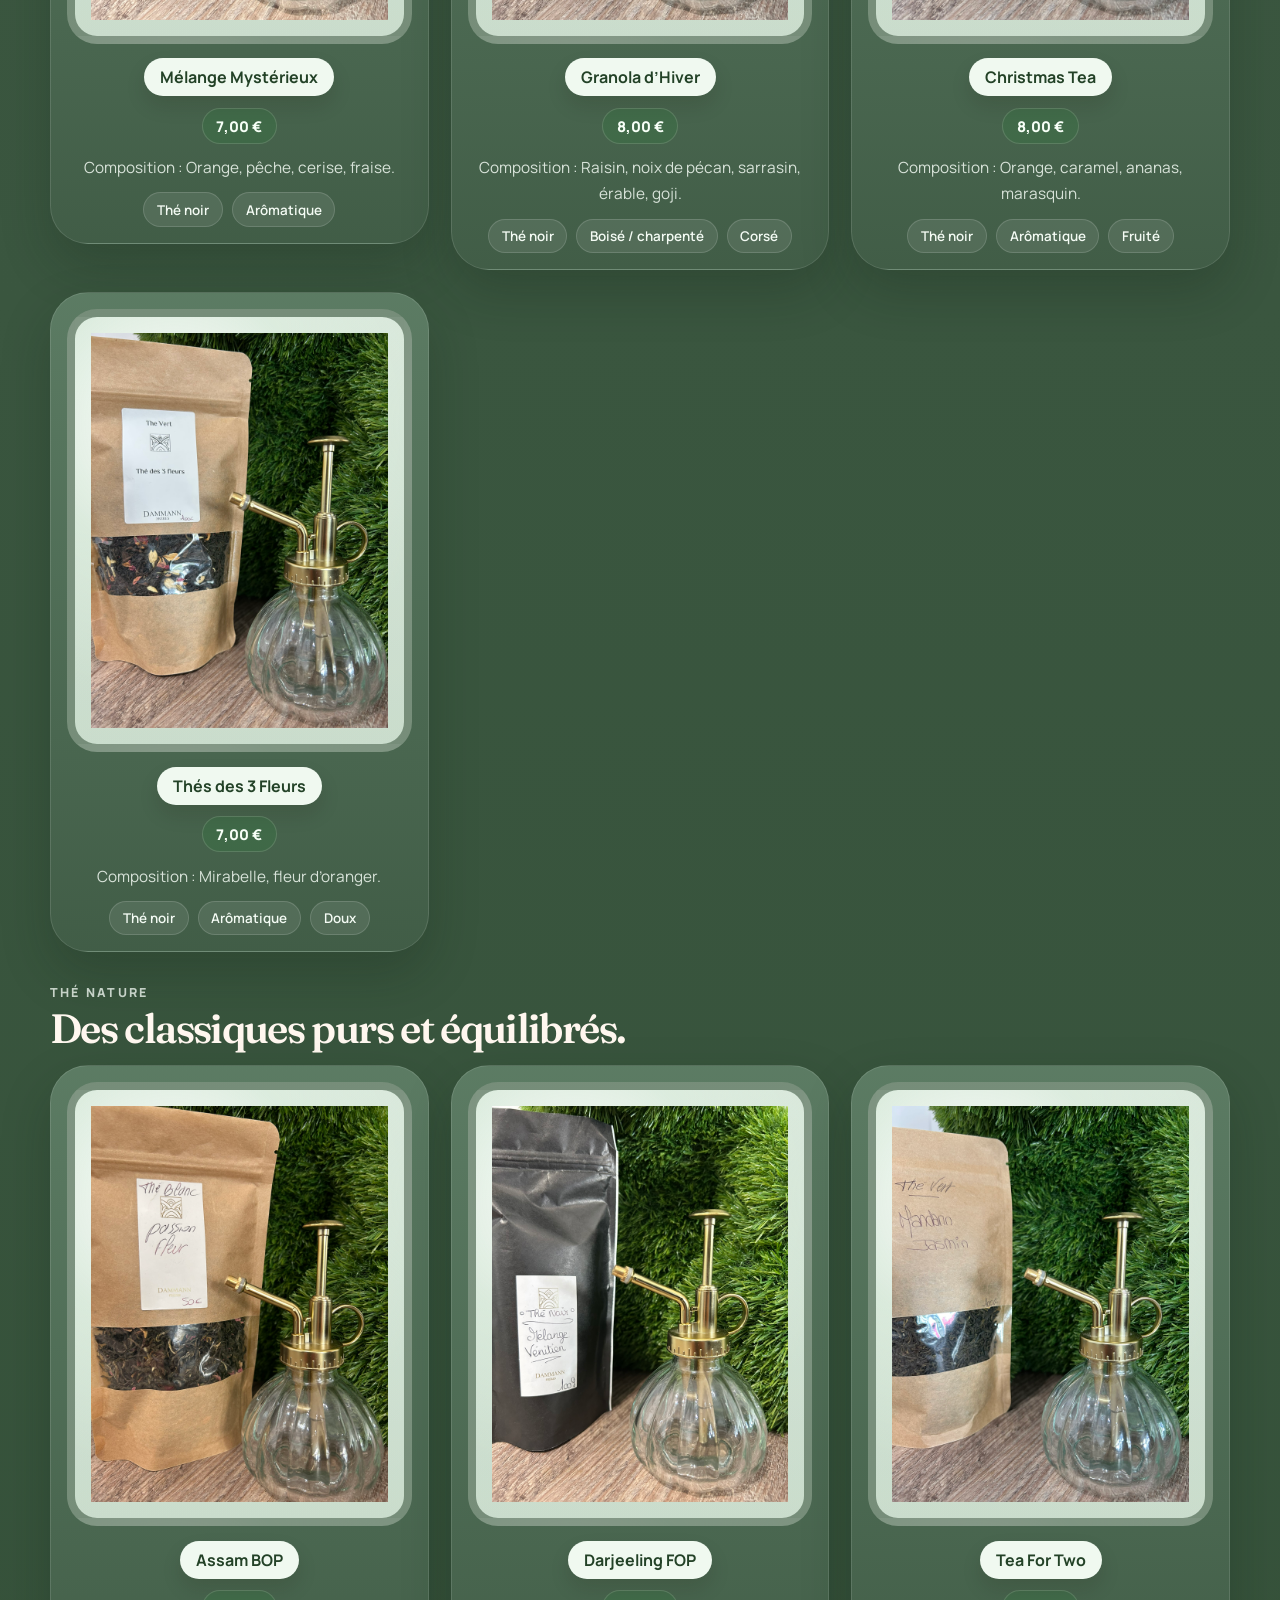
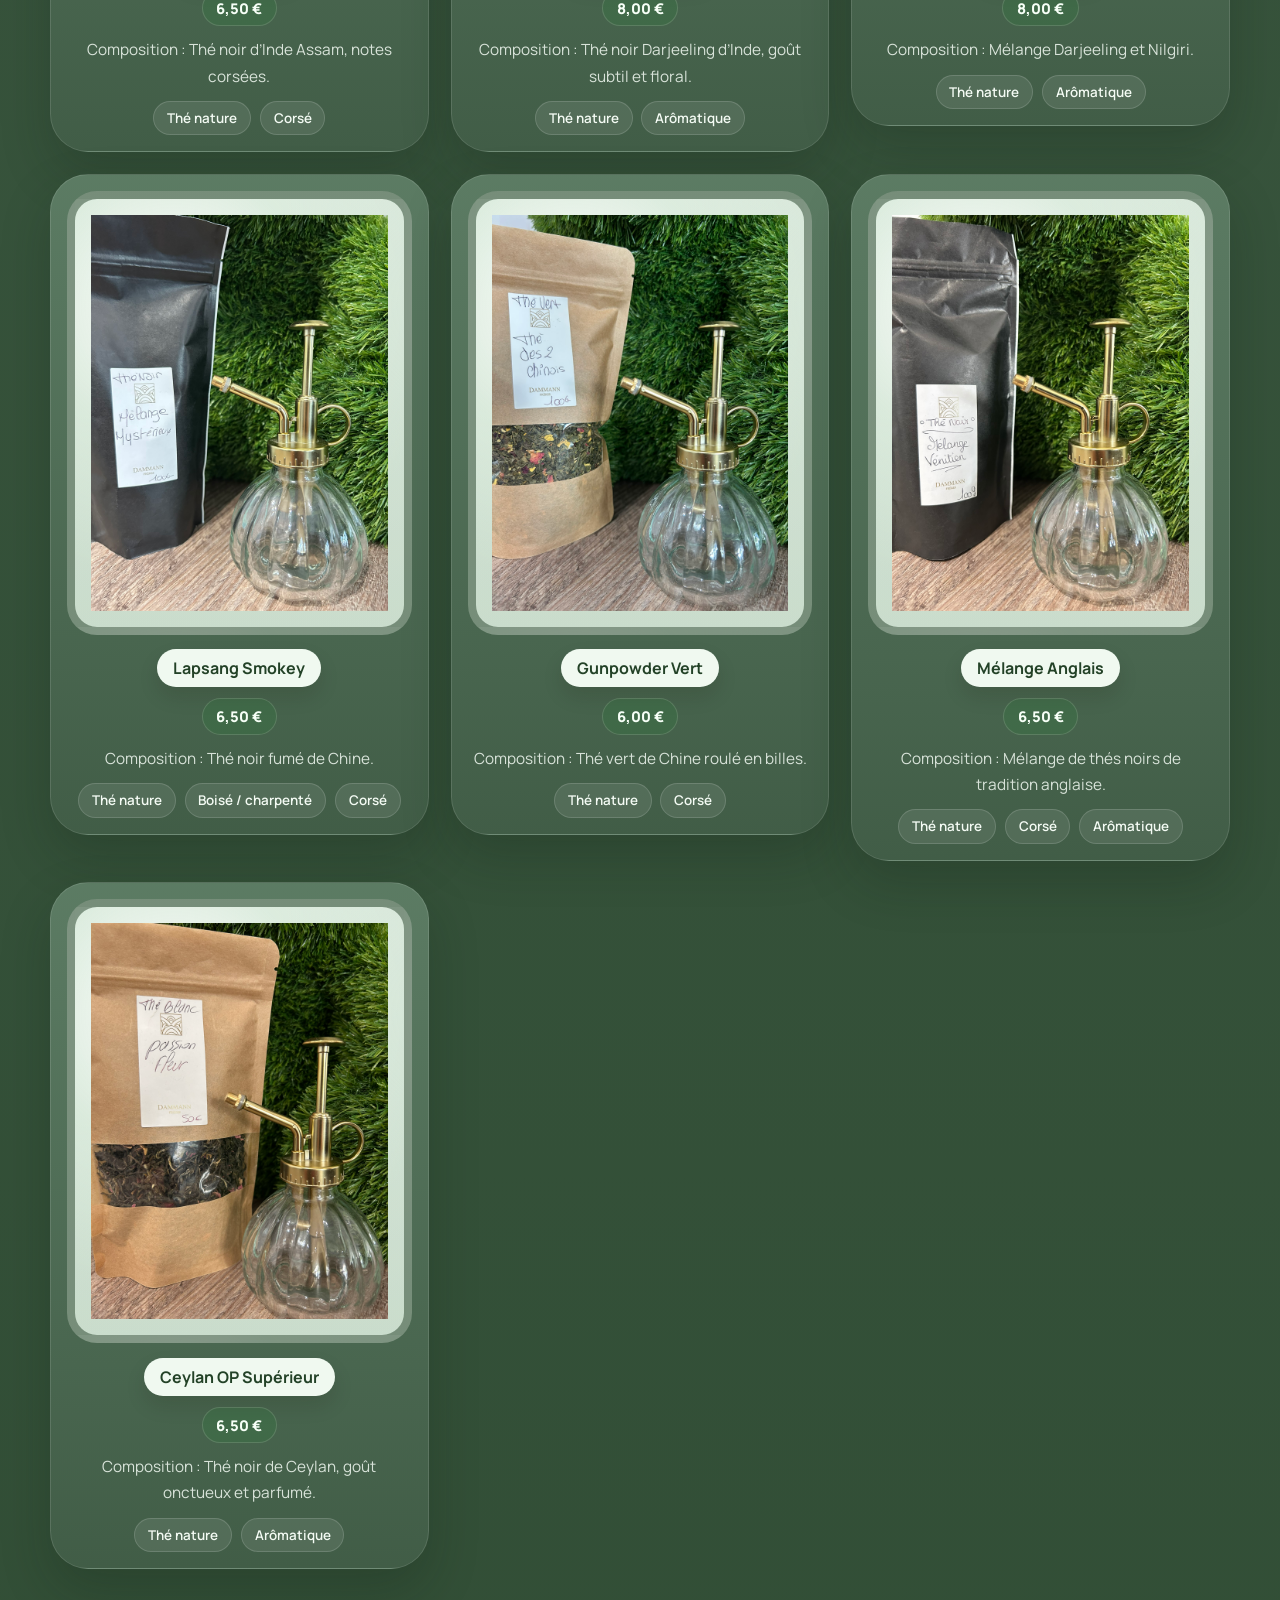
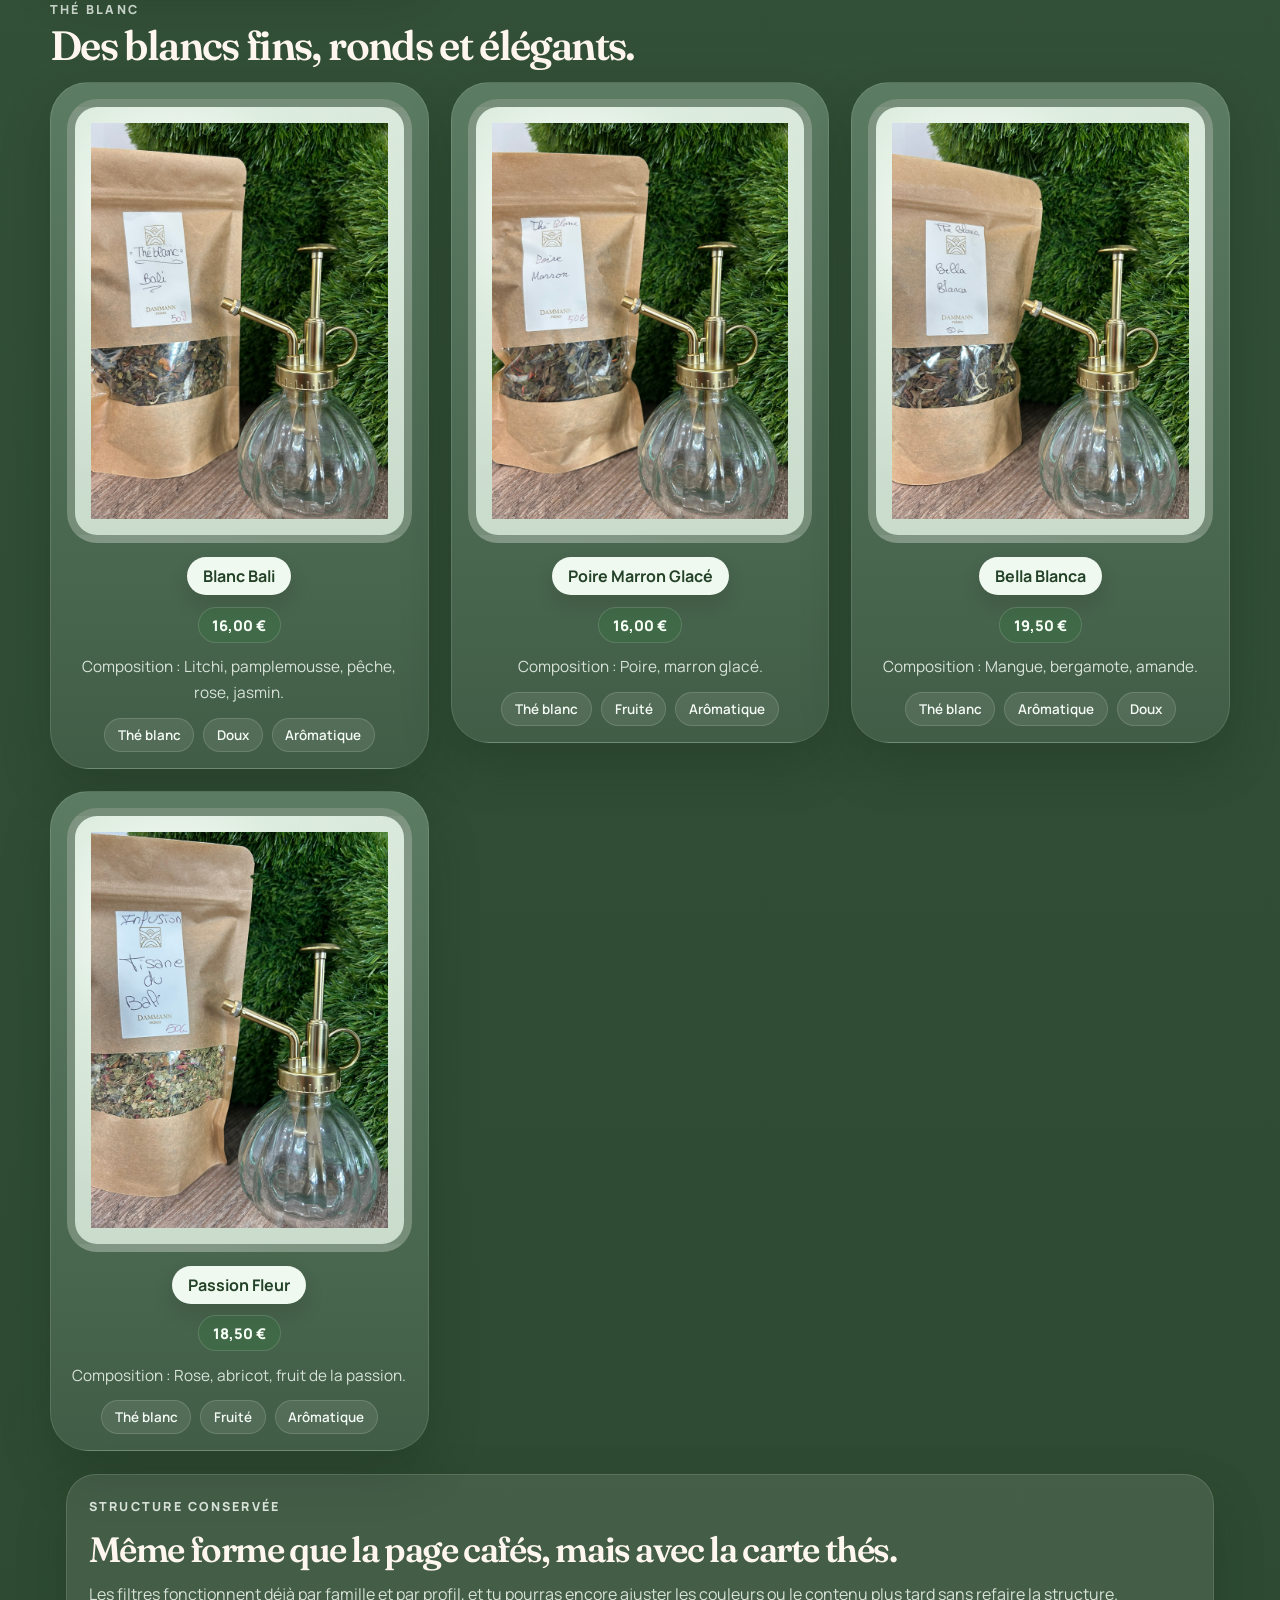
<file: the.html>
<!doctype html>
<html lang="fr">
  <head>
    <meta charset="utf-8" />
    <meta name="viewport" content="width=device-width, initial-scale=1" />
    <title>Thés | Les Douces Heures</title>
    <meta name="theme-color" content="#5b3f31" />
    <meta name="color-scheme" content="light" />
    <link rel="preconnect" href="https://fonts.googleapis.com" />
    <link rel="preconnect" href="https://fonts.gstatic.com" crossorigin />
    <link
      href="https://fonts.googleapis.com/css2?family=Fraunces:opsz,wght@9..144,400..700&family=Manrope:wght@400;500;600;700;800&display=swap"
      rel="stylesheet"
    />
    <link rel="stylesheet" href="styles.css" />
  </head>
  <body class="page-the page-cafes">
    <div class="site-shell cafe-shell">
      <main class="cafe-page" id="contenu">
        <header class="cafe-hero">
          <div class="cafe-hero__inner container">
            <p class="cafe-hero__eyebrow">Les Douces Heures</p>
            <h1 class="cafe-hero__title">Thés</h1>
            <p class="cafe-hero__lead">
              Une carte de thés organisée par famille et par profil aromatique, avec la même forme
              que la page cafés.
            </p>
          </div>
        </header>

        <section class="cafe-toolbar" aria-label="Recherche et filtres">
          <div class="container cafe-toolbar__inner">
            <label class="cafe-search" for="cafe-search-input">
              <span class="cafe-search__icon" aria-hidden="true">∘</span>
              <input
                id="cafe-search-input"
                class="cafe-search__input"
                type="search"
                placeholder="Rechercher un thé, une famille ou une composition..."
                autocomplete="off"
                spellcheck="false"
              />
              <button class="cafe-search__clear" type="button" aria-label="Effacer la recherche">
                Effacer
              </button>
            </label>

            <div class="cafe-filter-block">
              <div class="cafe-filter-block__head">
                <p>Famille de thé</p>
              </div>
              <div class="cafe-filters" data-filter-group="type" aria-label="Filtre par famille de thé">
                <button class="cafe-chip is-active" type="button" data-filter="all">Toutes</button>
                <button class="cafe-chip" type="button" data-filter="rooibos">Rooibos</button>
                <button class="cafe-chip" type="button" data-filter="infusion">Infusion</button>
                <button class="cafe-chip" type="button" data-filter="mate">Maté aromatisé</button>
                <button class="cafe-chip" type="button" data-filter="vert">Thé vert</button>
                <button class="cafe-chip" type="button" data-filter="noir">Thé noir</button>
                <button class="cafe-chip" type="button" data-filter="nature">Thé nature</button>
                <button class="cafe-chip" type="button" data-filter="blanc">Thé blanc</button>
              </div>
            </div>

          </div>
        </section>

        <section class="cafe-grid-wrap">
          <div class="container">
            <p class="cafe-results" data-cafe-results>56 thés affichés</p>

            <section class="cafe-section">
              <div class="cafe-section__head">
                <p class="cafe-section__kicker">Rooibos</p>
                <h2 class="cafe-section__title">Des mélanges gourmands et naturellement sans théine.</h2>
              </div>
              <div class="cafe-grid">
                <article class="cafe-card" data-cafe-card data-name="My Madeleine" data-types="rooibos doux aromatique" data-origin="rooibos" data-search="my madeleine rooibos vanille amande citron">
                  <div class="cafe-card__frame">
                    <img src="Thés/Thé_Rouge_My_Madelaine.JPEG" alt="" />
                    <div class="cafe-card__meta">
                      <div class="cafe-card__name">My Madeleine</div>
                      <div class="cafe-card__price">8,50 €</div>
                      <div class="cafe-card__description">Composition : Vanille, amande, citron.</div>
                      <div class="cafe-card__tags"><span>Rooibos</span><span>Doux</span><span>Arômatique</span></div>
                    </div>
                  </div>
                </article>
                <article class="cafe-card" data-cafe-card data-name="Carrot Cake" data-types="rooibos doux aromatique" data-origin="rooibos" data-search="carrot cake rooibos cannelle gingembre carotte amande noix de pecan biscuit">
                  <div class="cafe-card__frame">
                    <img src="Thés/Thé_Rouge_Carrot_Cake.JPEG" alt="" />
                    <div class="cafe-card__meta">
                      <div class="cafe-card__name">Carrot Cake</div>
                      <div class="cafe-card__price">8,50 €</div>
                      <div class="cafe-card__description">Composition : Cannelle, gingembre, carotte, amande, noix de pécan, biscuit.</div>
                      <div class="cafe-card__tags"><span>Rooibos</span><span>Doux</span><span>Arômatique</span></div>
                    </div>
                  </div>
                </article>
                <article class="cafe-card" data-cafe-card data-name="Citrus" data-types="rooibos fruité aromatique" data-origin="rooibos" data-search="citrus rooibos citron clementine orange">
                  <div class="cafe-card__frame">
                    <img src="Thés/Thé_Rouge_Citrus.JPEG" alt="" />
                    <div class="cafe-card__meta">
                      <div class="cafe-card__name">Citrus</div>
                      <div class="cafe-card__price">8,00 €</div>
                      <div class="cafe-card__description">Composition : Citron, clémentine, orange.</div>
                      <div class="cafe-card__tags"><span>Rooibos</span><span>Fruité</span><span>Arômatique</span></div>
                    </div>
                  </div>
                </article>
              </div>
            </section>

            <section class="cafe-section">
              <div class="cafe-section__head">
                <p class="cafe-section__kicker">Infusion</p>
                <h2 class="cafe-section__title">Des tisanes douces, florales et réconfortantes.</h2>
              </div>
              <div class="cafe-grid">
                <article class="cafe-card" data-cafe-card data-name="Tisane du Roy" data-types="infusion doux aromatique" data-origin="infusion" data-search="tisane du roy infusion citronnelle fleur d oranger feuilles de cassis">
                  <div class="cafe-card__frame">
                    <div class="cafe-card__photo"><img src="Thés/Tisane_Roy.JPEG" alt="" /></div>
                    <div class="cafe-card__meta">
                      <div class="cafe-card__name">Tisane du Roy</div>
                      <div class="cafe-card__price">10,50 €</div>
                      <div class="cafe-card__description">Composition : Citronnelle, fleur d’oranger, feuilles de cassis.</div>
                      <div class="cafe-card__tags"><span>Infusion</span><span>Doux</span><span>Arômatique</span></div>
                    </div>
                  </div>
                </article>
                <article class="cafe-card" data-cafe-card data-name="Tisane du Bali" data-types="infusion doux aromatique" data-origin="infusion" data-search="tisane du bali infusion litchi pamplemousse peche rose">
                  <div class="cafe-card__frame">
                    <div class="cafe-card__photo"><img src="Thés/Thé_Blanc_.JPEG" alt="" /></div>
                    <div class="cafe-card__meta">
                      <div class="cafe-card__name">Tisane du Bali</div>
                      <div class="cafe-card__price">10,50 €</div>
                      <div class="cafe-card__description">Composition : Litchi, pamplemousse, pêche, rose.</div>
                      <div class="cafe-card__tags"><span>Infusion</span><span>Doux</span><span>Arômatique</span></div>
                    </div>
                  </div>
                </article>
                <article class="cafe-card" data-cafe-card data-name="Tisane des Merveilles" data-types="infusion doux aromatique" data-origin="infusion" data-search="tisane des merveilles infusion rhubarbe framboise fraise">
                  <div class="cafe-card__frame">
                    <div class="cafe-card__photo"><img src="Thés/Tisane_Merveilles.JPEG" alt="" /></div>
                    <div class="cafe-card__meta">
                      <div class="cafe-card__name">Tisane des Merveilles</div>
                      <div class="cafe-card__price">10,50 €</div>
                      <div class="cafe-card__description">Composition : Rhubarbe, framboise, fraise.</div>
                      <div class="cafe-card__tags"><span>Infusion</span><span>Doux</span><span>Arômatique</span></div>
                    </div>
                  </div>
                </article>
                <article class="cafe-card" data-cafe-card data-name="Tisane du Berger" data-types="infusion doux aromatique" data-origin="infusion" data-search="tisane du berger infusion menthe verveine tilleul">
                  <div class="cafe-card__frame">
                    <div class="cafe-card__photo"><img src="Thés/Tisane_Berger.JPEG" alt="" /></div>
                    <div class="cafe-card__meta">
                      <div class="cafe-card__name">Tisane du Berger</div>
                      <div class="cafe-card__price">10,50 €</div>
                      <div class="cafe-card__description">Composition : Menthe, verveine, tilleul.</div>
                      <div class="cafe-card__tags"><span>Infusion</span><span>Doux</span><span>Arômatique</span></div>
                    </div>
                  </div>
                </article>
                <article class="cafe-card" data-cafe-card data-name="Carcadet Provence" data-types="infusion fruite aromatique" data-origin="infusion" data-search="carcadet provence infusion hibiscus abricot peche">
                  <div class="cafe-card__frame">
                    <div class="cafe-card__photo"><img src="Thés/Cardadet_Provence.JPEG" alt="" /></div>
                    <div class="cafe-card__meta">
                      <div class="cafe-card__name">Carcadet Provence</div>
                      <div class="cafe-card__price">9,00 €</div>
                      <div class="cafe-card__description">Composition : Hibiscus, abricot, pêche.</div>
                      <div class="cafe-card__tags"><span>Infusion</span><span>Fruité</span><span>Arômatique</span></div>
                    </div>
                  </div>
                </article>
                <article class="cafe-card" data-cafe-card data-name="Carcadet Feu de Cheminée" data-types="infusion corse boise-charpente" data-origin="infusion" data-search="carcadet feu de cheminee infusion hibiscus cannelle notes epicees">
                  <div class="cafe-card__frame">
                    <div class="cafe-card__photo"><img src="Thés/Cardadet_Feu_Cheminée.JPEG" alt="" /></div>
                    <div class="cafe-card__meta">
                      <div class="cafe-card__name">Carcadet Feu de Cheminée</div>
                      <div class="cafe-card__price">9,00 €</div>
                      <div class="cafe-card__description">Composition : Hibiscus, cannelle, notes épicées.</div>
                      <div class="cafe-card__tags"><span>Infusion</span><span>Corsé</span><span>Boisé / charpenté</span></div>
                    </div>
                  </div>
                </article>
                <article class="cafe-card" data-cafe-card data-name="Carcadet Cassis Menthe" data-types="infusion fruite aromatique" data-origin="infusion" data-search="carcadet cassis menthe infusion hibiscus cassis menthe myrtille">
                  <div class="cafe-card__frame">
                    <div class="cafe-card__photo"><img src="Thés/Cardadet_Cassis_Menthe.JPEG" alt="" /></div>
                    <div class="cafe-card__meta">
                      <div class="cafe-card__name">Carcadet Cassis Menthe</div>
                      <div class="cafe-card__price">9,00 €</div>
                      <div class="cafe-card__description">Composition : Hibiscus, cassis, menthe, myrtille.</div>
                      <div class="cafe-card__tags"><span>Infusion</span><span>Fruité</span><span>Arômatique</span></div>
                    </div>
                  </div>
                </article>
                <article class="cafe-card" data-cafe-card data-name="Carcadet Passion Framboise" data-types="infusion fruite aromatique" data-origin="infusion" data-search="carcadet passion framboise infusion hibiscus framboise fruit de la passion">
                  <div class="cafe-card__frame">
                    <div class="cafe-card__photo"><img src="Thés/Cardadet_Passion.JPEG" alt="" /></div>
                    <div class="cafe-card__meta">
                      <div class="cafe-card__name">Carcadet Passion Framboise</div>
                      <div class="cafe-card__price">9,00 €</div>
                      <div class="cafe-card__description">Composition : Hibiscus, framboise, fruit de la passion.</div>
                      <div class="cafe-card__tags"><span>Infusion</span><span>Fruité</span><span>Arômatique</span></div>
                    </div>
                  </div>
                </article>
              </div>
            </section>

            <section class="cafe-section">
              <div class="cafe-section__head">
                <p class="cafe-section__kicker">Maté aromatisé</p>
                <h2 class="cafe-section__title">Des matés frais, toniques et gourmands.</h2>
              </div>
              <div class="cafe-grid">
                <article class="cafe-card" data-cafe-card data-name="Maté Clémentine" data-types="mate fruite aromatique" data-origin="mate" data-search="mate clementine fleur d oranger clementine">
                  <div class="cafe-card__frame">
                    <div class="cafe-card__photo"><img src="Thés/Clémentine.JPEG" alt="" /></div>
                    <div class="cafe-card__meta">
                      <div class="cafe-card__name">Maté Clémentine</div>
                      <div class="cafe-card__price">9,00 €</div>
                      <div class="cafe-card__description">Composition : Maté, fleur d’oranger, clémentine.</div>
                      <div class="cafe-card__tags"><span>Maté aromatisé</span><span>Fruité</span><span>Arômatique</span></div>
                    </div>
                  </div>
                </article>
                <article class="cafe-card" data-cafe-card data-name="Maté Citron Cerise" data-types="mate fruite aromatique" data-origin="mate" data-search="mate citron cerise maté citron cerise">
                  <div class="cafe-card__frame">
                    <div class="cafe-card__photo"><img src="Thés/Citron_Cerise.JPEG" alt="" /></div>
                    <div class="cafe-card__meta">
                      <div class="cafe-card__name">Maté Citron Cerise</div>
                      <div class="cafe-card__price">9,00 €</div>
                      <div class="cafe-card__description">Composition : Maté, citron, cerise.</div>
                      <div class="cafe-card__tags"><span>Maté aromatisé</span><span>Fruité</span><span>Arômatique</span></div>
                    </div>
                  </div>
                </article>
                <article class="cafe-card" data-cafe-card data-name="Maté Cacao Amande" data-types="mate aromatique doux" data-origin="mate" data-search="mate cacao amande maté cacao amande">
                  <div class="cafe-card__frame">
                    <div class="cafe-card__photo"><img src="Thés/Cacao_Amende.JPEG" alt="" /></div>
                    <div class="cafe-card__meta">
                      <div class="cafe-card__name">Maté Cacao Amande</div>
                      <div class="cafe-card__price">9,00 €</div>
                      <div class="cafe-card__description">Composition : Maté, cacao, amande.</div>
                      <div class="cafe-card__tags"><span>Maté aromatisé</span><span>Arômatique</span><span>Doux</span></div>
                    </div>
                  </div>
                </article>
              </div>
            </section>

            <section class="cafe-section">
              <div class="cafe-section__head">
                <p class="cafe-section__kicker">Thés verts</p>
                <h2 class="cafe-section__title">Des thés verts frais, floraux et fruités.</h2>
              </div>
              <div class="cafe-grid">
                <article class="cafe-card" data-cafe-card data-name="Jaune Lemon" data-types="vert fruite aromatique" data-origin="vert" data-search="jaune lemon the vert citron gingembre">
                  <div class="cafe-card__frame">
                    <div class="cafe-card__photo"><img src="Thés/Jaune_Lemon.JPEG" alt="" /></div>
                    <div class="cafe-card__meta">
                      <div class="cafe-card__name">Jaune Lemon</div>
                      <div class="cafe-card__price">7,00 €</div>
                      <div class="cafe-card__description">Composition : Citron, gingembre.</div>
                      <div class="cafe-card__tags"><span>Thé vert</span><span>Fruité</span><span>Arômatique</span></div>
                    </div>
                  </div>
                </article>
                <article class="cafe-card" data-cafe-card data-name="Palm Beach" data-types="vert fruite aromatique" data-origin="vert" data-search="palm beach the vert pomme banane ananas citron vert">
                  <div class="cafe-card__frame">
                    <div class="cafe-card__photo"><img src="Thés/Palm_Beach.JPEG" alt="" /></div>
                    <div class="cafe-card__meta">
                      <div class="cafe-card__name">Palm Beach</div>
                      <div class="cafe-card__price">8,50 €</div>
                      <div class="cafe-card__description">Composition : Pomme, banane, ananas, citron vert.</div>
                      <div class="cafe-card__tags"><span>Thé vert</span><span>Fruité</span><span>Arômatique</span></div>
                    </div>
                  </div>
                </article>
                <article class="cafe-card" data-cafe-card data-name="Thé Vert Menthe" data-types="vert doux aromatique" data-origin="vert" data-search="the vert menthe the vert menthe">
                  <div class="cafe-card__frame">
                    <div class="cafe-card__photo"><img src="Thés/Thé_Vert_Menthe.JPEG" alt="" /></div>
                    <div class="cafe-card__meta">
                      <div class="cafe-card__name">Thé Vert Menthe</div>
                      <div class="cafe-card__price">8,00 €</div>
                      <div class="cafe-card__description">Composition : Thé vert, menthe.</div>
                      <div class="cafe-card__tags"><span>Thé vert</span><span>Doux</span><span>Arômatique</span></div>
                    </div>
                  </div>
                </article>
                <article class="cafe-card" data-cafe-card data-name="Joli Cœur" data-types="vert fruité doux" data-origin="vert" data-search="joli coeur the vert bergamote vanille abricot">
                  <div class="cafe-card__frame">
                    <div class="cafe-card__photo"><img src="Thés/Joli_Coeur.JPEG" alt="" /></div>
                    <div class="cafe-card__meta">
                      <div class="cafe-card__name">Joli Cœur</div>
                      <div class="cafe-card__price">8,00 €</div>
                      <div class="cafe-card__description">Composition : Bergamote, vanille, abricot.</div>
                      <div class="cafe-card__tags"><span>Thé vert</span><span>Fruité</span><span>Doux</span></div>
                    </div>
                  </div>
                </article>
                <article class="cafe-card" data-cafe-card data-name="Jardin Vert" data-types="vert doux" data-origin="vert" data-search="jardin vert the vert rhubarbe fraise">
                  <div class="cafe-card__frame">
                    <div class="cafe-card__photo"><img src="Thés/Jardin_Vert.JPEG" alt="" /></div>
                    <div class="cafe-card__meta">
                      <div class="cafe-card__name">Jardin Vert</div>
                      <div class="cafe-card__price">6,00 €</div>
                      <div class="cafe-card__description">Composition : Rhubarbe, fraise.</div>
                      <div class="cafe-card__tags"><span>Thé vert</span><span>Doux</span></div>
                    </div>
                  </div>
                </article>
                <article class="cafe-card" data-cafe-card data-name="Macaron Cassis" data-types="vert fruite aromatique" data-origin="vert" data-search="macaron cassis the vert amande cassis violette">
                  <div class="cafe-card__frame">
                    <div class="cafe-card__photo"><img src="Thés/Thé_Vert_Macaron.JPEG" alt="" /></div>
                    <div class="cafe-card__meta">
                      <div class="cafe-card__name">Macaron Cassis</div>
                      <div class="cafe-card__price">7,50 €</div>
                      <div class="cafe-card__description">Composition : Amande, cassis, violette.</div>
                      <div class="cafe-card__tags"><span>Thé vert</span><span>Fruité</span><span>Arômatique</span></div>
                    </div>
                  </div>
                </article>
                <article class="cafe-card" data-cafe-card data-name="Vanille Amande Jasmin" data-types="vert aromatique doux" data-origin="vert" data-search="vanille amande jasmin the vert vanille amande jasmin">
                  <div class="cafe-card__frame">
                    <div class="cafe-card__photo"><img src="Thés/Thé_Vert_Vanille.JPEG" alt="" /></div>
                    <div class="cafe-card__meta">
                      <div class="cafe-card__name">Vanille Amande Jasmin</div>
                      <div class="cafe-card__price">8,00 €</div>
                      <div class="cafe-card__description">Composition : Vanille, amande, jasmin.</div>
                      <div class="cafe-card__tags"><span>Thé vert</span><span>Arômatique</span><span>Doux</span></div>
                    </div>
                  </div>
                </article>
                <article class="cafe-card" data-cafe-card data-name="Nuit à Versailles" data-types="vert aromatique" data-origin="vert" data-search="nuit a versailles the vert kiwi bergamote fleur d oranger violette peche">
                  <div class="cafe-card__frame">
                    <div class="cafe-card__photo"><img src="Thés/Nuits_Versaille.JPEG" alt="" /></div>
                    <div class="cafe-card__meta">
                      <div class="cafe-card__name">Nuit à Versailles</div>
                      <div class="cafe-card__price">7,00 €</div>
                      <div class="cafe-card__description">Composition : Kiwi, bergamote, fleur d’oranger, violette, pêche.</div>
                      <div class="cafe-card__tags"><span>Thé vert</span><span>Arômatique</span></div>
                    </div>
                  </div>
                </article>
                <article class="cafe-card" data-cafe-card data-name="Miss Dammann" data-types="vert aromatique" data-origin="vert" data-search="miss dammann the vert gingembre fruit de la passion citron vert">
                  <div class="cafe-card__frame">
                    <div class="cafe-card__photo"><img src="Thés/Miss_Damman.JPEG" alt="" /></div>
                    <div class="cafe-card__meta">
                      <div class="cafe-card__name">Miss Dammann</div>
                      <div class="cafe-card__price">9,50 €</div>
                      <div class="cafe-card__description">Composition : Gingembre, fruit de la passion, citron vert.</div>
                      <div class="cafe-card__tags"><span>Thé vert</span><span>Arômatique</span></div>
                    </div>
                  </div>
                </article>
                <article class="cafe-card" data-cafe-card data-name="123 M'en vais au bois" data-types="vert boise-charpente aromatique" data-origin="vert" data-search="123 m en vais au bois the vert cerise framboise groseille cassis menthe">
                  <div class="cafe-card__frame">
                    <div class="cafe-card__photo"><img src="Thés/M'en_vais_au_bois.JPEG" alt="" /></div>
                    <div class="cafe-card__meta">
                      <div class="cafe-card__name">123 M'en vais au bois</div>
                      <div class="cafe-card__price">8,00 €</div>
                      <div class="cafe-card__description">Composition : Cerise, framboise, groseille, cassis, menthe.</div>
                      <div class="cafe-card__tags"><span>Thé vert</span><span>Boisé / charpenté</span><span>Arômatique</span></div>
                    </div>
                  </div>
                </article>
                <article class="cafe-card" data-cafe-card data-name="Bali" data-types="vert fruité doux" data-origin="vert" data-search="bali the vert litchi pamplemousse peche rose jasmin">
                  <div class="cafe-card__frame">
                    <div class="cafe-card__photo"><img src="Thés/Thé_Vert_Bali.JPEG" alt="" /></div>
                    <div class="cafe-card__meta">
                      <div class="cafe-card__name">Bali</div>
                      <div class="cafe-card__price">8,50 €</div>
                      <div class="cafe-card__description">Composition : Litchi, pamplemousse, pêche, rose, jasmin.</div>
                      <div class="cafe-card__tags"><span>Thé vert</span><span>Fruité</span><span>Doux</span></div>
                    </div>
                  </div>
                </article>
                <article class="cafe-card" data-cafe-card data-name="Californie" data-types="vert fruité aromatique" data-origin="vert" data-search="californie the vert pamplemousse banane coco">
                  <div class="cafe-card__frame">
                    <div class="cafe-card__photo"><img src="Thés/Californie.JPEG" alt="" /></div>
                    <div class="cafe-card__meta">
                      <div class="cafe-card__name">Californie</div>
                      <div class="cafe-card__price">8,50 €</div>
                      <div class="cafe-card__description">Composition : Pamplemousse, banane, coco.</div>
                      <div class="cafe-card__tags"><span>Thé vert</span><span>Fruité</span><span>Arômatique</span></div>
                    </div>
                  </div>
                </article>
                <article class="cafe-card" data-cafe-card data-name="Abricot Lavande" data-types="vert fruité aromatique" data-origin="vert" data-search="abricot lavande the vert abricot lavande amande">
                  <div class="cafe-card__frame">
                    <div class="cafe-card__photo"><img src="Thés/Abricot_Lavande_Amande.JPEG" alt="" /></div>
                    <div class="cafe-card__meta">
                      <div class="cafe-card__name">Abricot Lavande</div>
                      <div class="cafe-card__price">8,00 €</div>
                      <div class="cafe-card__description">Composition : Abricot, lavande, amande.</div>
                      <div class="cafe-card__tags"><span>Thé vert</span><span>Fruité</span><span>Arômatique</span></div>
                    </div>
                  </div>
                </article>
                <article class="cafe-card" data-cafe-card data-name="Thé des Deux Chinois" data-types="vert aromatique" data-origin="vert" data-search="the des deux chinois the vert mangue citron coco gingembre">
                  <div class="cafe-card__frame">
                    <div class="cafe-card__photo"><img src="Thés/Thé_2_Chinois.JPEG" alt="" /></div>
                    <div class="cafe-card__meta">
                      <div class="cafe-card__name">Thé des Deux Chinois</div>
                      <div class="cafe-card__price">8,00 €</div>
                      <div class="cafe-card__description">Composition : Mangue, citron, coco, gingembre.</div>
                      <div class="cafe-card__tags"><span>Thé vert</span><span>Arômatique</span></div>
                    </div>
                  </div>
                </article>
                <article class="cafe-card cafe-card--wide" data-cafe-card data-name="Yunnan Vert" data-types="vert boise-charpente corse" data-origin="vert" data-search="yunnan vert the vert de chine yunnan nature">
                  <div class="cafe-card__frame cafe-card__frame--wide">
                    <div class="cafe-card__photo"><img src="Thés/Mandarin_Jasmin.JPEG" alt="" /></div>
                    <div class="cafe-card__meta">
                      <div class="cafe-card__name">Yunnan Vert</div>
                      <div class="cafe-card__price">10,00 €</div>
                      <div class="cafe-card__description">Composition : Thé vert de Chine Yunnan nature.</div>
                      <div class="cafe-card__tags"><span>Thé vert</span><span>Boisé / charpenté</span><span>Corsé</span></div>
                    </div>
                  </div>
                </article>
              </div>
            </section>

            <section class="cafe-section">
              <div class="cafe-section__head">
                <p class="cafe-section__kicker">Thé noir</p>
                <h2 class="cafe-section__title">Des thés noirs expressifs, gourmands et classiques.</h2>
              </div>
              <div class="cafe-grid">
                <article class="cafe-card" data-cafe-card data-name="Banana Pancakes" data-types="noir fruité aromatique" data-origin="noir" data-search="banana pancakes the noir banane erable vanille sarrasin">
                  <div class="cafe-card__frame"><div class="cafe-card__photo"><img src="Thés/Banana_Pancake.JPEG" alt="" /></div><div class="cafe-card__meta"><div class="cafe-card__name">Banana Pancakes</div><div class="cafe-card__price">8,00 €</div><div class="cafe-card__description">Composition : Banane, érable, vanille, sarrasin.</div><div class="cafe-card__tags"><span>Thé noir</span><span>Fruité</span><span>Arômatique</span></div></div></div>
                </article>
                <article class="cafe-card" data-cafe-card data-name="Pêche Abricot" data-types="noir fruité doux" data-origin="noir" data-search="peche abricot the noir peche abricot">
                  <div class="cafe-card__frame"><div class="cafe-card__photo"><img src="Thés/Pêche_Abricotée.JPEG" alt="" /></div><div class="cafe-card__meta"><div class="cafe-card__name">Pêche Abricot</div><div class="cafe-card__price">6,00 €</div><div class="cafe-card__description">Composition : Pêche, abricot.</div><div class="cafe-card__tags"><span>Thé noir</span><span>Fruité</span><span>Doux</span></div></div></div>
                </article>
                <article class="cafe-card" data-cafe-card data-name="Coquelicot Gourmand" data-types="noir aromatique doux" data-origin="noir" data-search="coquelicot gourmand the noir framboise cerise violette vanille amande">
                  <div class="cafe-card__frame"><div class="cafe-card__photo"><img src="Thés/Coquelico_Gourmand.JPEG" alt="" /></div><div class="cafe-card__meta"><div class="cafe-card__name">Coquelicot Gourmand</div><div class="cafe-card__price">6,50 €</div><div class="cafe-card__description">Composition : Framboise, cerise, violette, vanille, amande.</div><div class="cafe-card__tags"><span>Thé noir</span><span>Arômatique</span><span>Doux</span></div></div></div>
                </article>
                <article class="cafe-card" data-cafe-card data-name="Noël à Paris" data-types="noir aromatique corse" data-origin="noir" data-search="noel a paris the noir pain d epices amande cerise">
                  <div class="cafe-card__frame"><div class="cafe-card__photo"><img src="Thés/Mélange_Venitien.JPEG" alt="" /></div><div class="cafe-card__meta"><div class="cafe-card__name">Noël à Paris</div><div class="cafe-card__price">8,00 €</div><div class="cafe-card__description">Composition : Pain d’épices, amande, cerise.</div><div class="cafe-card__tags"><span>Thé noir</span><span>Arômatique</span><span>Corsé</span></div></div></div>
                </article>
                <article class="cafe-card" data-cafe-card data-name="Myrtille Châtaigne" data-types="noir fruité aromatique" data-origin="noir" data-search="myrtille chataigne the noir sirop d erable myrtille chataigne">
                  <div class="cafe-card__frame"><div class="cafe-card__photo"><img src="Thés/Thé_Noir_Myrthille.JPEG" alt="" /></div><div class="cafe-card__meta"><div class="cafe-card__name">Myrtille Châtaigne</div><div class="cafe-card__price">7,00 €</div><div class="cafe-card__description">Composition : Sirop d’érable, myrtille, châtaigne.</div><div class="cafe-card__tags"><span>Thé noir</span><span>Fruité</span><span>Arômatique</span></div></div></div>
                </article>
                <article class="cafe-card" data-cafe-card data-name="4,5,6 Cueillir des Cerises" data-types="noir fruité aromatique" data-origin="noir" data-search="4 5 6 cueillir des cerises the noir cerise notes fruitees">
                  <div class="cafe-card__frame"><div class="cafe-card__photo"><img src="Thés/Cueillir_Cerises.JPEG" alt="" /></div><div class="cafe-card__meta"><div class="cafe-card__name">4,5,6 Cueillir des Cerises</div><div class="cafe-card__price">7,00 €</div><div class="cafe-card__description">Composition : Cerise, notes fruitées.</div><div class="cafe-card__tags"><span>Thé noir</span><span>Fruité</span><span>Arômatique</span></div></div></div>
                </article>
                <article class="cafe-card" data-cafe-card data-name="Exotic" data-types="noir fruité aromatique" data-origin="noir" data-search="exotic the noir fruit de la passion coco ananas mangue">
                  <div class="cafe-card__frame"><div class="cafe-card__photo"><img src="Thés/Thé_Noir_Exotic.JPEG" alt="" /></div><div class="cafe-card__meta"><div class="cafe-card__name">Exotic</div><div class="cafe-card__price">7,00 €</div><div class="cafe-card__description">Composition : Fruit de la passion, coco, ananas, mangue.</div><div class="cafe-card__tags"><span>Thé noir</span><span>Fruité</span><span>Arômatique</span></div></div></div>
                </article>
                <article class="cafe-card" data-cafe-card data-name="Earl Grey" data-types="noir aromatique" data-origin="noir" data-search="earl grey the noir bergamote">
                  <div class="cafe-card__frame"><div class="cafe-card__photo"><img src="Thés/Mélange_Mystérieux.JPEG" alt="" /></div><div class="cafe-card__meta"><div class="cafe-card__name">Earl Grey</div><div class="cafe-card__price">6,00 €</div><div class="cafe-card__description">Composition : Bergamote.</div><div class="cafe-card__tags"><span>Thé noir</span><span>Arômatique</span></div></div></div>
                </article>
                <article class="cafe-card" data-cafe-card data-name="Grand Yunnan" data-types="noir corse boise-charpente" data-origin="noir" data-search="grand yunnan the noir de chine yunnan">
                  <div class="cafe-card__frame"><div class="cafe-card__photo"><img src="Thés/Mélange_Venitien.JPEG" alt="" /></div><div class="cafe-card__meta"><div class="cafe-card__name">Grand Yunnan</div><div class="cafe-card__price">8,00 €</div><div class="cafe-card__description">Composition : Thé noir de Chine Yunnan.</div><div class="cafe-card__tags"><span>Thé noir</span><span>Corsé</span><span>Boisé / charpenté</span></div></div></div>
                </article>
                <article class="cafe-card" data-cafe-card data-name="Jardin Bleu" data-types="noir fruité aromatique" data-origin="noir" data-search="jardin bleu the noir rhubarbe fraise notes de fruits rouges">
                  <div class="cafe-card__frame"><div class="cafe-card__photo"><img src="Thés/Jardin Bleu.JPEG" alt="" /></div><div class="cafe-card__meta"><div class="cafe-card__name">Jardin Bleu</div><div class="cafe-card__price">6,50 €</div><div class="cafe-card__description">Composition : Rhubarbe, fraise, notes de fruits rouges.</div><div class="cafe-card__tags"><span>Thé noir</span><span>Fruité</span><span>Arômatique</span></div></div></div>
                </article>
                <article class="cafe-card" data-cafe-card data-name="Paul et Virginie" data-types="noir fruité aromatique" data-origin="noir" data-search="paul et virginie the noir caramel cerise fraise framboise vanille">
                  <div class="cafe-card__frame"><div class="cafe-card__photo"><img src="Thés/Paule_Virigine.JPEG" alt="" /></div><div class="cafe-card__meta"><div class="cafe-card__name">Paul et Virginie</div><div class="cafe-card__price">7,00 €</div><div class="cafe-card__description">Composition : Caramel, cerise, fraise, framboise, vanille.</div><div class="cafe-card__tags"><span>Thé noir</span><span>Fruité</span><span>Arômatique</span></div></div></div>
                </article>
                <article class="cafe-card" data-cafe-card data-name="Quatre Fruits Rouges" data-types="noir fruité aromatique" data-origin="noir" data-search="quatre fruits rouges the noir groseille cerise fraise framboise">
                  <div class="cafe-card__frame"><div class="cafe-card__photo"><img src="Thés/4_Fruits_Rouges.JPEG" alt="" /></div><div class="cafe-card__meta"><div class="cafe-card__name">Quatre Fruits Rouges</div><div class="cafe-card__price">6,00 €</div><div class="cafe-card__description">Composition : Groseille, cerise, fraise, framboise.</div><div class="cafe-card__tags"><span>Thé noir</span><span>Fruité</span><span>Arômatique</span></div></div></div>
                </article>
                <article class="cafe-card" data-cafe-card data-name="Mélange Mystérieux" data-types="noir aromatique" data-origin="noir" data-search="melange mysterieux the noir orange peche cerise fraise">
                  <div class="cafe-card__frame"><div class="cafe-card__photo"><img src="Thés/Mélange_Mystérieux.JPEG" alt="" /></div><div class="cafe-card__meta"><div class="cafe-card__name">Mélange Mystérieux</div><div class="cafe-card__price">7,00 €</div><div class="cafe-card__description">Composition : Orange, pêche, cerise, fraise.</div><div class="cafe-card__tags"><span>Thé noir</span><span>Arômatique</span></div></div></div>
                </article>
                <article class="cafe-card" data-cafe-card data-name="Granola d'Hiver" data-types="noir boise-charpente corse" data-origin="noir" data-search="granola d hiver the noir raisin noix de pecan sarrasin erable goji">
                  <div class="cafe-card__frame"><div class="cafe-card__photo"><img src="Thés/Franola_Hiver.JPEG" alt="" /></div><div class="cafe-card__meta"><div class="cafe-card__name">Granola d’Hiver</div><div class="cafe-card__price">8,00 €</div><div class="cafe-card__description">Composition : Raisin, noix de pécan, sarrasin, érable, goji.</div><div class="cafe-card__tags"><span>Thé noir</span><span>Boisé / charpenté</span><span>Corsé</span></div></div></div>
                </article>
                <article class="cafe-card" data-cafe-card data-name="Christmas Tea" data-types="noir aromatique fruité" data-origin="noir" data-search="christmas tea the noir orange caramel ananas marasquin">
                  <div class="cafe-card__frame"><div class="cafe-card__photo"><img src="Thés/Christmas_Tea.JPEG" alt="" /></div><div class="cafe-card__meta"><div class="cafe-card__name">Christmas Tea</div><div class="cafe-card__price">8,00 €</div><div class="cafe-card__description">Composition : Orange, caramel, ananas, marasquin.</div><div class="cafe-card__tags"><span>Thé noir</span><span>Arômatique</span><span>Fruité</span></div></div></div>
                </article>
                <article class="cafe-card" data-cafe-card data-name="Thés des 3 Fleurs" data-types="noir aromatique doux" data-origin="noir" data-search="the des 3 fleurs the noir mirabelle fleur d oranger">
                  <div class="cafe-card__frame"><div class="cafe-card__photo"><img src="Thés/Thé_3_Fleurs.JPEG" alt="" /></div><div class="cafe-card__meta"><div class="cafe-card__name">Thés des 3 Fleurs</div><div class="cafe-card__price">7,00 €</div><div class="cafe-card__description">Composition : Mirabelle, fleur d’oranger.</div><div class="cafe-card__tags"><span>Thé noir</span><span>Arômatique</span><span>Doux</span></div></div></div>
                </article>
              </div>
            </section>

            <section class="cafe-section">
              <div class="cafe-section__head">
                <p class="cafe-section__kicker">Thé nature</p>
                <h2 class="cafe-section__title">Des classiques purs et équilibrés.</h2>
              </div>
              <div class="cafe-grid">
                <article class="cafe-card" data-cafe-card data-name="Assam BOP" data-types="nature corse" data-origin="nature" data-search="assam bop the nature assam inde corses">
                  <div class="cafe-card__frame"><div class="cafe-card__photo"><img src="Thés/Thé_Blanc_.JPEG" alt="" /></div><div class="cafe-card__meta"><div class="cafe-card__name">Assam BOP</div><div class="cafe-card__price">6,50 €</div><div class="cafe-card__description">Composition : Thé noir d’Inde Assam, notes corsées.</div><div class="cafe-card__tags"><span>Thé nature</span><span>Corsé</span></div></div></div>
                </article>
                <article class="cafe-card" data-cafe-card data-name="Darjeeling FOP" data-types="nature aromatique" data-origin="nature" data-search="darjeeling fop the nature inde floral">
                  <div class="cafe-card__frame"><div class="cafe-card__photo"><img src="Thés/Mélange_Venitien.JPEG" alt="" /></div><div class="cafe-card__meta"><div class="cafe-card__name">Darjeeling FOP</div><div class="cafe-card__price">8,00 €</div><div class="cafe-card__description">Composition : Thé noir Darjeeling d’Inde, goût subtil et floral.</div><div class="cafe-card__tags"><span>Thé nature</span><span>Arômatique</span></div></div></div>
                </article>
                <article class="cafe-card" data-cafe-card data-name="Tea For Two" data-types="nature aromatique" data-origin="nature" data-search="tea for two the nature darjeeling nilgiri">
                  <div class="cafe-card__frame"><div class="cafe-card__photo"><img src="Thés/Mandarin_Jasmin.JPEG" alt="" /></div><div class="cafe-card__meta"><div class="cafe-card__name">Tea For Two</div><div class="cafe-card__price">8,00 €</div><div class="cafe-card__description">Composition : Mélange Darjeeling et Nilgiri.</div><div class="cafe-card__tags"><span>Thé nature</span><span>Arômatique</span></div></div></div>
                </article>
                <article class="cafe-card" data-cafe-card data-name="Lapsang Smokey" data-types="nature boise-charpente corse" data-origin="nature" data-search="lapsang smokey the nature the noir fume chine">
                  <div class="cafe-card__frame"><div class="cafe-card__photo"><img src="Thés/Mélange_Mystérieux.JPEG" alt="" /></div><div class="cafe-card__meta"><div class="cafe-card__name">Lapsang Smokey</div><div class="cafe-card__price">6,50 €</div><div class="cafe-card__description">Composition : Thé noir fumé de Chine.</div><div class="cafe-card__tags"><span>Thé nature</span><span>Boisé / charpenté</span><span>Corsé</span></div></div></div>
                </article>
                <article class="cafe-card" data-cafe-card data-name="Gunpowder Vert" data-types="nature corse" data-origin="nature" data-search="gunpowder vert the nature the vert chine roule en billes">
                  <div class="cafe-card__frame"><div class="cafe-card__photo"><img src="Thés/Thé_2_Chinois.JPEG" alt="" /></div><div class="cafe-card__meta"><div class="cafe-card__name">Gunpowder Vert</div><div class="cafe-card__price">6,00 €</div><div class="cafe-card__description">Composition : Thé vert de Chine roulé en billes.</div><div class="cafe-card__tags"><span>Thé nature</span><span>Corsé</span></div></div></div>
                </article>
                <article class="cafe-card" data-cafe-card data-name="Mélange Anglais" data-types="nature corse aromatique" data-origin="nature" data-search="melange anglais the nature melange de the noirs de tradition anglaise">
                  <div class="cafe-card__frame"><div class="cafe-card__photo"><img src="Thés/Mélange_Venitien.JPEG" alt="" /></div><div class="cafe-card__meta"><div class="cafe-card__name">Mélange Anglais</div><div class="cafe-card__price">6,50 €</div><div class="cafe-card__description">Composition : Mélange de thés noirs de tradition anglaise.</div><div class="cafe-card__tags"><span>Thé nature</span><span>Corsé</span><span>Arômatique</span></div></div></div>
                </article>
                <article class="cafe-card" data-cafe-card data-name="Ceylan OP Supérieur" data-types="nature aromatique" data-origin="nature" data-search="ceylan op superieur the nature ceylan onctueux parfume">
                  <div class="cafe-card__frame"><div class="cafe-card__photo"><img src="Thés/Thé_Blanc_.JPEG" alt="" /></div><div class="cafe-card__meta"><div class="cafe-card__name">Ceylan OP Supérieur</div><div class="cafe-card__price">6,50 €</div><div class="cafe-card__description">Composition : Thé noir de Ceylan, goût onctueux et parfumé.</div><div class="cafe-card__tags"><span>Thé nature</span><span>Arômatique</span></div></div></div>
                </article>
              </div>
            </section>

            <section class="cafe-section">
              <div class="cafe-section__head">
                <p class="cafe-section__kicker">Thé blanc</p>
                <h2 class="cafe-section__title">Des blancs fins, ronds et élégants.</h2>
              </div>
              <div class="cafe-grid">
                <article class="cafe-card" data-cafe-card data-name="Blanc Bali" data-types="blanc doux aromatique" data-origin="blanc" data-search="blanc bali the blanc litchi pamplemousse peche rose jasmin">
                  <div class="cafe-card__frame"><div class="cafe-card__photo"><img src="Thés/Thé_Blanc_Mali.JPEG" alt="" /></div><div class="cafe-card__meta"><div class="cafe-card__name">Blanc Bali</div><div class="cafe-card__price">16,00 €</div><div class="cafe-card__description">Composition : Litchi, pamplemousse, pêche, rose, jasmin.</div><div class="cafe-card__tags"><span>Thé blanc</span><span>Doux</span><span>Arômatique</span></div></div></div>
                </article>
                <article class="cafe-card" data-cafe-card data-name="Poire Marron Glacé" data-types="blanc fruité aromatique" data-origin="blanc" data-search="poire marron glace the blanc poire marron glace">
                  <div class="cafe-card__frame"><div class="cafe-card__photo"><img src="Thés/Poire_Marron.JPEG" alt="" /></div><div class="cafe-card__meta"><div class="cafe-card__name">Poire Marron Glacé</div><div class="cafe-card__price">16,00 €</div><div class="cafe-card__description">Composition : Poire, marron glacé.</div><div class="cafe-card__tags"><span>Thé blanc</span><span>Fruité</span><span>Arômatique</span></div></div></div>
                </article>
                <article class="cafe-card" data-cafe-card data-name="Bella Blanca" data-types="blanc aromatique doux" data-origin="blanc" data-search="bella blanca the blanc mangue bergamote amande">
                  <div class="cafe-card__frame"><div class="cafe-card__photo"><img src="Thés/Thé_Blanc_Bella_Blanca.JPEG" alt="" /></div><div class="cafe-card__meta"><div class="cafe-card__name">Bella Blanca</div><div class="cafe-card__price">19,50 €</div><div class="cafe-card__description">Composition : Mangue, bergamote, amande.</div><div class="cafe-card__tags"><span>Thé blanc</span><span>Arômatique</span><span>Doux</span></div></div></div>
                </article>
                <article class="cafe-card" data-cafe-card data-name="Passion Fleur" data-types="blanc fruite aromatique" data-origin="blanc" data-search="passion fleur the blanc rose abricot fruit de la passion">
                  <div class="cafe-card__frame"><div class="cafe-card__photo"><img src="Thés/The_Blanc_Passion_Fleur.JPEG" alt="" /></div><div class="cafe-card__meta"><div class="cafe-card__name">Passion Fleur</div><div class="cafe-card__price">18,50 €</div><div class="cafe-card__description">Composition : Rose, abricot, fruit de la passion.</div><div class="cafe-card__tags"><span>Thé blanc</span><span>Fruité</span><span>Arômatique</span></div></div></div>
                </article>
              </div>
            </section>

            <section class="cafe-info">
              <div class="container cafe-info__grid">
                <article class="cafe-info-card cafe-info-card--wide">
                  <p class="cafe-info-card__kicker">Structure conservée</p>
                  <h2>Même forme que la page cafés, mais avec la carte thés.</h2>
                  <p>
                    Les filtres fonctionnent déjà par famille et par profil, et tu pourras encore
                    ajuster les couleurs ou le contenu plus tard sans refaire la structure.
                  </p>
                </article>

                <article class="cafe-info-card cafe-info-card--accent">
                  <p class="cafe-info-card__kicker">Note</p>
                  <h3>Les prix sont déjà intégrés.</h3>
                  <p>
                    Si tu veux, je peux ensuite te faire une version plus raffinée visuellement,
                    avec des blocs plus “thé” et une palette différente.
                  </p>
                </article>
              </div>
            </section>
          </div>
        </section>
      </main>
    </div>

    <nav class="bottom-nav" aria-label="Navigation principale">
      <a href="index.html" class="bottom-nav__item"><strong>Accueil</strong></a>
      <a href="cafes.html" class="bottom-nav__item"><strong>Cafés</strong></a>
      <a href="the.html" class="bottom-nav__item is-active"><strong>Thés</strong></a>
      <a href="menu.html" class="bottom-nav__item"><strong>Menu</strong></a>
      <a href="index.html#contact" class="bottom-nav__item"><strong>Infos</strong></a>
    </nav>

    <script src="script.js"></script>
  </body>
</html>
</file>
<file: styles.css>
:root {
  --bg: #f2f8f2;
  --bg-soft: #f3eee6;
  --surface: rgba(255, 255, 255, 0.72);
  --surface-solid: #f8fbff;
  --text: #2c2119;
  --muted: #69584b;
  --coffee: #4d3428;
  --coffee-deep: #2c1d16;
  --beige: #d9c7ad;
  --sage: #93a08b;
  --wood: #be946d;
  --shadow: 0 18px 50px rgba(55, 38, 25, 0.08);
  --shadow-soft: 0 10px 30px rgba(55, 38, 25, 0.06);
  --radius-xl: 34px;
  --radius-lg: 24px;
  --radius-md: 18px;
  --radius-sm: 14px;
  --container: 1180px;
  --font-body: "Manrope", system-ui, sans-serif;
  --font-heading: "Fraunces", Georgia, serif;
}

* {
  box-sizing: border-box;
}

html {
  scroll-behavior: smooth;
}

body {
  margin: 0;
  font-family: var(--font-body);
  color: var(--text);
  background: var(--page-bg, #f8f6f2);
}

body.page-home {
  --page-bg: #f8f6f2;
}

body.page-cafes {
  --page-bg: linear-gradient(180deg, #5b3f31 0%, #3f2a20 100%);
  --page-text: #f7efe7;
  --page-muted: rgba(247, 239, 231, 0.78);
  --cafe-surface: rgba(255, 248, 240, 0.18);
  --cafe-surface-strong: rgba(255, 248, 240, 0.3);
  --cafe-border: rgba(255, 248, 240, 0.16);
  --cafe-shadow: 0 22px 50px rgba(27, 17, 12, 0.26);
}

body.page-thes {
  --page-bg:
    radial-gradient(circle at top left, rgba(147, 160, 139, 0.16), transparent 28%),
    radial-gradient(circle at right top, rgba(205, 226, 207, 0.3), transparent 30%),
    linear-gradient(180deg, #f3fbf3 0%, #edf7ee 100%);
}

body.page-the {
  --page-bg:
    radial-gradient(circle at top left, rgba(147, 160, 139, 0.16), transparent 28%),
    radial-gradient(circle at right top, rgba(205, 226, 207, 0.3), transparent 30%),
    linear-gradient(180deg, #f3fbf3 0%, #edf7ee 100%);
}

body.page-cafes {
  color: var(--page-text, var(--text));
}

body.page-cafes .section,
body.page-cafes .page-hero,
body.page-cafes .footer {
  background: transparent;
}

body.page-cafes .container,
body.page-cafes .page-hero__copy,
body.page-cafes .page-hero__panel {
  color: var(--page-text, var(--text));
}

body.page-cafes .eyebrow,
body.page-cafes .section-kicker,
body.page-cafes .lead,
body.page-cafes .section-heading p,
body.page-cafes .feature-card p,
body.page-cafes .specialty-card p,
body.page-cafes .product-card p,
body.page-cafes .story__content p,
body.page-cafes .info-list strong,
body.page-cafes .footer p,
body.page-cafes .footer__bottom a,
body.page-cafes .socials a {
  color: var(--page-muted, var(--muted));
}

body.page-cafes .btn--primary {
  background: linear-gradient(135deg, #f0d1b2, #d8aa7b);
  color: #2c1d16;
}

body.page-cafes .btn--secondary {
  color: #f7efe7;
  border-color: rgba(247, 239, 231, 0.24);
}

body.page-cafes .site-shell {
  min-height: 100svh;
  background:
    radial-gradient(circle at top left, rgba(240, 209, 178, 0.16), transparent 25%),
    radial-gradient(circle at top right, rgba(147, 160, 139, 0.08), transparent 24%),
    linear-gradient(180deg, #6a4b39 0%, #503427 40%, #3f2a20 100%);
}

body.page-cafes .cafe-page {
  position: relative;
  padding: 0 0 8.5rem;
}

body.page-cafes .cafe-hero {
  position: sticky;
  top: 0;
  z-index: 20;
  padding: 1.25rem 0 1rem;
  background:
    linear-gradient(180deg, rgba(63, 42, 32, 0.94) 0%, rgba(63, 42, 32, 0.82) 100%);
  backdrop-filter: blur(18px);
  border-bottom: 1px solid rgba(255, 248, 240, 0.08);
  box-shadow: 0 12px 40px rgba(27, 17, 12, 0.18);
  transition: padding 220ms ease, background-color 220ms ease, box-shadow 220ms ease;
}

body.page-cafes.is-scrolled .cafe-hero {
  padding: 0.65rem 0 0.55rem;
  background:
    linear-gradient(180deg, rgba(63, 42, 32, 0.98) 0%, rgba(63, 42, 32, 0.9) 100%);
  box-shadow: 0 10px 28px rgba(27, 17, 12, 0.24);
}

body.page-cafes .cafe-hero__inner {
  text-align: center;
  display: grid;
  justify-items: center;
  gap: 0.55rem;
}

body.page-cafes .cafe-hero__eyebrow {
  margin: 0;
  font-size: 0.78rem;
  letter-spacing: 0.24em;
  text-transform: uppercase;
  color: rgba(247, 239, 231, 0.68);
}

body.page-cafes .cafe-hero__title {
  margin: 0;
  font-family: var(--font-heading);
  font-size: clamp(3.2rem, 7vw, 6.5rem);
  line-height: 0.92;
  letter-spacing: -0.07em;
  font-weight: 600;
  color: #fff7ef;
  transform-origin: center top;
  transition: font-size 240ms ease, letter-spacing 240ms ease, transform 240ms ease;
}

body.page-cafes.is-scrolled .cafe-hero__title {
  font-size: clamp(1.9rem, 3.2vw, 2.8rem);
  letter-spacing: -0.04em;
  transform: translateY(-1px);
}

body.page-cafes .cafe-hero__lead {
  max-width: 50rem;
  margin: 0;
  color: rgba(247, 239, 231, 0.78);
  line-height: 1.8;
}

body.page-cafes .cafe-toolbar {
  padding: 1.2rem 0 0.8rem;
}

body.page-cafes .cafe-toolbar__inner {
  display: grid;
  gap: 1rem;
}

body.page-cafes .cafe-search {
  min-height: 76px;
  padding: 0.6rem 0.8rem 0.6rem 1.05rem;
  border-radius: 999px;
  background: linear-gradient(180deg, rgba(255, 250, 244, 0.98), rgba(246, 236, 225, 0.94));
  border: 1px solid rgba(77, 52, 40, 0.08);
  box-shadow: 0 18px 40px rgba(27, 17, 12, 0.12);
  display: flex;
  align-items: center;
  gap: 0.85rem;
  color: #453126;
  font-weight: 600;
}

body.page-cafes .cafe-search:focus-within {
  box-shadow:
    0 18px 40px rgba(27, 17, 12, 0.12),
    0 0 0 4px rgba(240, 209, 178, 0.28);
}

body.page-cafes .cafe-search__icon {
  width: 44px;
  height: 44px;
  display: grid;
  place-items: center;
  border-radius: 50%;
  background: rgba(77, 52, 40, 0.08);
  font-size: 1.1rem;
  flex: 0 0 auto;
}

body.page-cafes .cafe-search__input {
  flex: 1 1 auto;
  min-width: 0;
  height: 52px;
  border: 0;
  outline: 0;
  background: transparent;
  color: #453126;
  font: inherit;
}

body.page-cafes .cafe-search__input::placeholder {
  color: rgba(69, 49, 38, 0.62);
}

body.page-cafes .cafe-search__clear {
  flex: 0 0 auto;
  min-height: 42px;
  padding: 0.55rem 0.95rem;
  border: 1px solid rgba(77, 52, 40, 0.08);
  border-radius: 999px;
  background: rgba(77, 52, 40, 0.06);
  color: #5f4434;
  font-weight: 700;
  cursor: pointer;
  transition: transform 200ms ease, background-color 200ms ease;
}

body.page-cafes .cafe-search__clear:hover {
  transform: translateY(-1px);
  background: rgba(77, 52, 40, 0.1);
}

body.page-cafes .cafe-filter-block {
  display: grid;
  gap: 0.6rem;
  padding: 1rem 1rem 1.05rem;
  border-radius: 28px;
  background: rgba(255, 248, 240, 0.08);
  border: 1px solid rgba(255, 248, 240, 0.12);
  box-shadow: inset 0 1px 0 rgba(255, 255, 255, 0.04);
}

body.page-cafes .cafe-filter-block__head p {
  margin: 0;
  font-size: 0.82rem;
  font-weight: 800;
  letter-spacing: 0.14em;
  text-transform: uppercase;
  color: rgba(247, 239, 231, 0.72);
}

body.page-cafes .cafe-filters {
  display: flex;
  flex-wrap: wrap;
  justify-content: center;
  gap: 0.7rem;
}

body.page-cafes .cafe-chip {
  min-height: 42px;
  padding: 0.7rem 1rem;
  border: 1px solid rgba(255, 248, 240, 0.16);
  border-radius: 999px;
  background: rgba(255, 248, 240, 0.1);
  color: #f8efe5;
  font-weight: 700;
  cursor: pointer;
  box-shadow: inset 0 0 0 1px rgba(77, 52, 40, 0.06);
  transition: transform 200ms ease, background-color 200ms ease, color 200ms ease;
}

body.page-cafes .cafe-chip.is-active {
  background: linear-gradient(180deg, #f6eadf, #e9d5bf);
  color: #4d3428;
  border-color: transparent;
}

body.page-cafes .cafe-grid-wrap {
  padding: 1rem 0 0;
}

body.page-cafes .cafe-results {
  margin: 0 0 0.9rem;
  color: rgba(247, 239, 231, 0.78);
  font-size: 0.95rem;
  font-weight: 600;
}

body.page-cafes .cafe-grid {
  display: grid;
  grid-template-columns: repeat(3, minmax(0, 1fr));
  gap: 1.35rem;
}

body.page-cafes .cafe-card {
  min-width: 0;
}

body.page-cafes .cafe-card--wide {
  grid-column: span 1;
}

body.page-cafes .cafe-card__frame {
  min-height: 290px;
  padding: 1rem;
  border-radius: 38px;
  background:
    linear-gradient(180deg, rgba(121, 92, 74, 0.92), rgba(90, 61, 47, 0.92)),
    #6a4b39;
  box-shadow: var(--cafe-shadow);
  border: 1px solid rgba(255, 248, 240, 0.12);
  display: grid;
  grid-template-rows: 1fr auto;
  gap: 0.9rem;
}

body.page-cafes .cafe-card__frame--wide {
  min-height: 300px;
}

body.page-cafes .cafe-card__photo {
  border-radius: 30px;
  border: 8px solid rgba(61, 41, 33, 0.55);
  background:
    radial-gradient(circle at 30% 25%, rgba(255, 248, 240, 0.9), rgba(255, 248, 240, 0.7) 35%, rgba(255, 248, 240, 0.32) 70%),
    linear-gradient(180deg, #f5ede4, #e4d2bf);
  color: #4d3428;
  display: grid;
  place-items: center;
  text-align: center;
  font-weight: 700;
  letter-spacing: 0.02em;
  min-height: 180px;
  padding: 1rem;
}

body.page-cafes .cafe-card__meta {
  display: grid;
  justify-items: center;
  gap: 0.7rem;
  color: #fff7ef;
}

body.page-cafes .cafe-card__name {
  display: inline-flex;
  align-items: center;
  min-height: 38px;
  padding: 0.5rem 1rem;
  border-radius: 999px;
  background: rgba(255, 248, 240, 0.96);
  color: #4d3428;
  font-weight: 700;
  box-shadow: 0 10px 20px rgba(27, 17, 12, 0.12);
}

body.page-cafes .cafe-card__price {
  display: inline-flex;
  align-items: center;
  min-height: 34px;
  padding: 0.45rem 0.85rem;
  border-radius: 999px;
  background: rgba(240, 209, 178, 0.2);
  border: 1px solid rgba(255, 248, 240, 0.14);
  color: #fff7ef;
  font-size: 0.92rem;
  font-weight: 800;
}

body.page-cafes .cafe-card__tags {
  display: flex;
  flex-wrap: wrap;
  justify-content: center;
  gap: 0.55rem;
}

body.page-cafes .cafe-card__tags span {
  min-height: 30px;
  padding: 0.45rem 0.8rem;
  border-radius: 999px;
  background: rgba(255, 248, 240, 0.12);
  border: 1px solid rgba(255, 248, 240, 0.18);
  color: rgba(255, 248, 240, 0.96);
  font-size: 0.84rem;
  font-weight: 600;
}

body.page-cafes .cafe-card.is-hidden {
  display: none;
}

body.page-cafes .cafe-section {
  margin-top: 2rem;
}

body.page-cafes .cafe-section__head {
  display: grid;
  gap: 0.45rem;
  margin-bottom: 1rem;
}

body.page-cafes .cafe-section__kicker,
body.page-cafes .cafe-info-card__kicker {
  margin: 0;
  font-size: 0.78rem;
  font-weight: 800;
  letter-spacing: 0.18em;
  text-transform: uppercase;
  color: rgba(247, 239, 231, 0.7);
}

body.page-cafes .cafe-section__title {
  margin: 0;
  color: #fff7ef;
  font-family: var(--font-heading);
  font-size: clamp(1.5rem, 3.2vw, 2.6rem);
  line-height: 1;
  letter-spacing: -0.04em;
  font-weight: 600;
}

body.page-cafes .cafe-card__description {
  color: rgba(247, 239, 231, 0.8);
  text-align: center;
  line-height: 1.7;
  font-size: 0.96rem;
}

body.page-cafes .cafe-info {
  padding: 1.4rem 0 2rem;
}

body.page-cafes .cafe-info__grid {
  display: grid;
  grid-template-columns: repeat(2, minmax(0, 1fr));
  gap: 1rem;
}

body.page-cafes .cafe-info-card {
  padding: 1.35rem 1.35rem 1.5rem;
  border-radius: 30px;
  background: rgba(255, 248, 240, 0.1);
  border: 1px solid rgba(255, 248, 240, 0.12);
  box-shadow: var(--cafe-shadow);
  color: #fff7ef;
}

body.page-cafes .cafe-info-card--wide {
  grid-column: span 2;
}

body.page-cafes .cafe-info-card--accent {
  background:
    linear-gradient(180deg, rgba(240, 209, 178, 0.18), rgba(255, 248, 240, 0.08)),
    rgba(255, 248, 240, 0.08);
}

body.page-cafes .cafe-info-card h2,
body.page-cafes .cafe-info-card h3 {
  margin: 0.3rem 0 0.8rem;
  font-family: var(--font-heading);
  font-size: clamp(1.5rem, 3vw, 2.2rem);
  line-height: 1;
  letter-spacing: -0.04em;
  font-weight: 600;
}

body.page-cafes .cafe-info-card p {
  margin: 0 0 0.8rem;
  line-height: 1.8;
  color: rgba(247, 239, 231, 0.82);
}

body.page-the.page-cafes {
  --page-bg:
    radial-gradient(circle at top left, rgba(150, 184, 156, 0.22), transparent 26%),
    radial-gradient(circle at top right, rgba(39, 142, 56, 0.12), transparent 24%),
    linear-gradient(180deg, #5f7c65 0%, #3f5a44 44%, #2d4a31 100%);
  --page-text: #f4fbf4;
  --page-muted: rgba(244, 251, 244, 0.78);
  --cafe-surface: rgba(255, 255, 255, 0.14);
  --cafe-surface-strong: rgba(255, 255, 255, 0.22);
  --cafe-border: rgba(255, 255, 255, 0.15);
  --cafe-shadow: 0 22px 50px rgba(17, 33, 19, 0.24);
  color: var(--page-text, var(--text));
}

body.page-the.page-cafes .site-shell {
  background:
    radial-gradient(circle at top left, rgba(150, 184, 156, 0.28), transparent 24%),
    radial-gradient(circle at top right, rgba(39, 142, 56, 0.16), transparent 24%),
    linear-gradient(180deg, #5f7c65 0%, #47624d 40%, #2d4a31 100%);
}

body.page-the.page-cafes .cafe-hero {
  background:
    linear-gradient(180deg, rgba(45, 74, 49, 0.96) 0%, rgba(45, 74, 49, 0.84) 100%);
  border-bottom-color: rgba(255, 255, 255, 0.1);
}

body.page-the.page-cafes.is-scrolled .cafe-hero {
  background:
    linear-gradient(180deg, rgba(45, 74, 49, 0.98) 0%, rgba(45, 74, 49, 0.9) 100%);
}

body.page-the.page-cafes .cafe-hero__eyebrow,
body.page-the.page-cafes .cafe-hero__lead,
body.page-the.page-cafes .cafe-results,
body.page-the.page-cafes .cafe-section__kicker,
body.page-the.page-cafes .cafe-info-card__kicker {
  color: rgba(244, 251, 244, 0.76);
}

body.page-the.page-cafes .cafe-hero__title {
  color: #f7fff7;
}

body.page-the.page-cafes .cafe-search {
  background: linear-gradient(180deg, rgba(247, 255, 247, 0.96), rgba(231, 242, 233, 0.94));
  border-color: rgba(39, 142, 56, 0.12);
  color: #24462a;
}

body.page-the.page-cafes .cafe-search__icon {
  background: rgba(39, 142, 56, 0.12);
  color: #278e38;
}

body.page-the.page-cafes .cafe-search__input,
body.page-the.page-cafes .cafe-search__input::placeholder {
  color: #2f4e34;
}

body.page-the.page-cafes .cafe-search__clear {
  background: rgba(39, 142, 56, 0.1);
  border-color: rgba(39, 142, 56, 0.12);
  color: #2f4e34;
}

body.page-the.page-cafes .cafe-filter-block {
  background: rgba(255, 255, 255, 0.08);
  border-color: rgba(255, 255, 255, 0.12);
}

body.page-the.page-cafes .cafe-chip {
  background: rgba(255, 255, 255, 0.08);
  border-color: rgba(255, 255, 255, 0.14);
  color: #f2f8f2;
}

body.page-the.page-cafes .cafe-chip.is-active {
  background: linear-gradient(180deg, #c5dac7, #a6c5ab);
  color: #234227;
}

body.page-the.page-cafes .cafe-card__frame {
  background:
    linear-gradient(180deg, rgba(92, 123, 99, 0.92), rgba(63, 90, 68, 0.92)),
    #5f7c65;
  border-color: rgba(255, 255, 255, 0.12);
}

body.page-the.page-cafes .cafe-card__photo {
  border-color: rgba(37, 65, 41, 0.5);
  background:
    radial-gradient(circle at 30% 25%, rgba(255, 255, 255, 0.94), rgba(214, 232, 216, 0.78) 35%, rgba(166, 197, 171, 0.34) 70%),
    linear-gradient(180deg, #f3faf4, #dce8dd);
  color: #24462a;
  overflow: hidden;
  position: relative;
}

body.page-the.page-cafes .cafe-card__photo img {
  display: block;
  width: 100%;
  height: 100%;
  object-fit: cover;
}

body.page-the.page-cafes .cafe-card__name {
  background: rgba(247, 255, 247, 0.96);
  color: #234227;
}

body.page-the.page-cafes .cafe-card__price {
  background: rgba(39, 142, 56, 0.16);
  color: #f7fff7;
}

body.page-the.page-cafes .cafe-card__tags span {
  background: rgba(255, 255, 255, 0.09);
  border-color: rgba(255, 255, 255, 0.14);
  color: #f4fbf4;
}

body.page-the.page-cafes .cafe-card__description,
body.page-the.page-cafes .cafe-info-card p {
  color: rgba(244, 251, 244, 0.84);
}

body.page-the.page-cafes .cafe-info-card {
  background: rgba(255, 255, 255, 0.1);
  border-color: rgba(255, 255, 255, 0.12);
}

body.page-the.page-cafes .cafe-info-card--accent {
  background:
    linear-gradient(180deg, rgba(150, 184, 156, 0.2), rgba(255, 255, 255, 0.08)),
    rgba(255, 255, 255, 0.08);
}

body.page-the.page-cafes .bottom-nav {
  background: rgba(247, 255, 247, 0.82);
  border-color: rgba(39, 142, 56, 0.1);
}

body.page-the.page-cafes .bottom-nav__item {
  color: rgba(35, 66, 39, 0.78);
}

body.page-the.page-cafes .bottom-nav__item:hover,
body.page-the.page-cafes .bottom-nav__item.is-active {
  background: linear-gradient(180deg, rgba(39, 142, 56, 0.14), rgba(39, 142, 56, 0.08));
  color: #278e38;
}

img {
  display: block;
  width: 100%;
  height: 100%;
  object-fit: cover;
}

a {
  color: inherit;
  text-decoration: none;
}

.site-shell {
  overflow: clip;
}

.container {
  width: min(var(--container), calc(100% - 2rem));
  margin: 0 auto;
}

.skip-link {
  position: absolute;
  left: -999px;
  top: 1rem;
  z-index: 1000;
  padding: 0.75rem 1rem;
  border-radius: 999px;
  background: var(--coffee);
  color: #fff;
}

.skip-link:focus {
  left: 1rem;
}

.hero {
  position: relative;
  min-height: 100svh;
  display: grid;
  align-items: end;
  padding: 1.25rem 0 6rem;
}

.hero__media,
.hero__overlay {
  position: absolute;
  inset: 0;
}

.hero__media img {
  filter: saturate(0.95) contrast(0.92);
  transform: scale(1.03);
}

.hero__overlay {
  background:
    linear-gradient(180deg, rgba(20, 14, 11, 0.28) 0%, rgba(20, 14, 11, 0.36) 50%, rgba(248, 246, 242, 0.02) 100%),
    linear-gradient(90deg, rgba(14, 10, 8, 0.48) 0%, rgba(14, 10, 8, 0.14) 60%, rgba(14, 10, 8, 0.28) 100%);
}

.hero__brand {
  position: absolute;
  top: 1.4rem;
  left: 50%;
  transform: translateX(-50%);
  display: inline-flex;
  align-items: center;
  gap: 0.85rem;
  z-index: 2;
  padding: 0.8rem 1.1rem;
  border: 1px solid rgba(255, 255, 255, 0.16);
  border-radius: 999px;
  background: rgba(26, 18, 13, 0.3);
  color: #fff;
  backdrop-filter: blur(18px);
}

.brand-mark {
  width: 42px;
  height: 42px;
  border-radius: 50%;
  border: 1px solid rgba(255, 255, 255, 0.28);
  display: grid;
  place-items: center;
  position: relative;
}

.brand-mark span {
  position: absolute;
  border-radius: 999px;
  background: #f2d5b5;
}

.brand-mark span:nth-child(1) {
  width: 6px;
  height: 18px;
  top: 6px;
}

.brand-mark span:nth-child(2) {
  width: 22px;
  height: 12px;
  bottom: 6px;
}

.brand-mark span:nth-child(3) {
  width: 14px;
  height: 3px;
  bottom: 2px;
}

.brand-kicker {
  margin: 0;
  font-size: 0.75rem;
  letter-spacing: 0.14em;
  text-transform: uppercase;
  color: rgba(255, 255, 255, 0.72);
}

.brand-name {
  margin: 0.1rem 0 0;
  font-family: var(--font-heading);
  font-size: 1.08rem;
  font-weight: 600;
  letter-spacing: 0;
}

.hero__content {
  position: relative;
  z-index: 2;
  width: min(var(--container), calc(100% - 2rem));
  margin: 0 auto;
  display: grid;
  grid-template-columns: minmax(0, 1.15fr) minmax(280px, 360px);
  gap: 2rem;
  align-items: end;
}

.hero__copy {
  max-width: 760px;
  color: #fff;
  padding: 1rem 0 2rem;
}

.eyebrow,
.section-kicker {
  margin: 0 0 0.9rem;
  font-size: 0.78rem;
  font-weight: 800;
  letter-spacing: 0.16em;
  text-transform: uppercase;
}

.eyebrow {
  color: #f2d5b5;
}

.hero h1 {
  margin: 0;
  font-family: var(--font-heading);
  font-size: clamp(4rem, 10vw, 7.2rem);
  line-height: 0.9;
  letter-spacing: -0.06em;
  font-weight: 600;
}

.subtitle {
  margin: 1rem 0 0;
  font-size: clamp(1.05rem, 2vw, 1.35rem);
  color: rgba(255, 255, 255, 0.82);
}

.lead {
  max-width: 40rem;
  margin: 1.1rem 0 0;
  font-size: clamp(1rem, 1.35vw, 1.15rem);
  line-height: 1.85;
  color: rgba(255, 255, 255, 0.88);
}

.hero__actions {
  display: flex;
  flex-wrap: wrap;
  gap: 0.9rem;
  margin-top: 2rem;
}

.btn {
  display: inline-flex;
  align-items: center;
  justify-content: center;
  min-height: 52px;
  padding: 0.95rem 1.35rem;
  border-radius: 999px;
  font-weight: 800;
  transition: transform 220ms ease, box-shadow 220ms ease, background-color 220ms ease, color 220ms ease;
}

.btn:hover {
  transform: translateY(-2px);
}

.btn--primary {
  background: linear-gradient(135deg, var(--coffee), #6a4b39);
  color: #fff;
  box-shadow: 0 16px 40px rgba(77, 52, 40, 0.22);
}

.btn--secondary {
  background: rgba(255, 255, 255, 0.12);
  border: 1px solid rgba(255, 255, 255, 0.26);
  color: #fff;
  backdrop-filter: blur(12px);
}

.hero__note {
  background: linear-gradient(180deg, rgba(255, 255, 255, 0.9), rgba(255, 255, 255, 0.76));
  color: var(--text);
  border-radius: var(--radius-xl);
  padding: 1.5rem;
  box-shadow: var(--shadow);
  backdrop-filter: blur(16px);
}

.hero__note-title {
  margin: 0 0 0.7rem;
  font-family: var(--font-heading);
  font-size: 1.8rem;
  font-weight: 600;
}

.hero__note p:last-child {
  margin-bottom: 0;
  line-height: 1.8;
  color: var(--muted);
}

.section {
  padding: 4.5rem 0;
}

.section--soft {
  background: linear-gradient(180deg, rgba(255, 255, 255, 0.48), rgba(248, 246, 242, 0.72));
}

.grid-3 {
  display: grid;
  grid-template-columns: repeat(3, minmax(0, 1fr));
  gap: 1.4rem;
}

.overlap-cards {
  margin-top: -4.5rem;
  position: relative;
  z-index: 3;
}

.feature-card {
  overflow: hidden;
  border-radius: var(--radius-xl);
  background: rgba(255, 255, 255, 0.82);
  box-shadow: var(--shadow);
  transition: transform 240ms ease, box-shadow 240ms ease;
}

.feature-card:hover {
  transform: translateY(-8px);
  box-shadow: 0 22px 45px rgba(55, 38, 25, 0.12);
}

.feature-card__media {
  height: 230px;
  overflow: hidden;
}

.feature-card__media img,
.specialty-card img,
.product-card img,
.story__media img,
.gallery-item img {
  transition: transform 420ms ease;
}

.feature-card:hover img,
.specialty-card:hover img,
.product-card:hover img,
.story__media:hover img,
.gallery-item:hover img {
  transform: scale(1.05);
}

.feature-card__body {
  padding: 1.35rem 1.4rem 1.55rem;
}

.feature-card__icon {
  width: 52px;
  height: 52px;
  display: grid;
  place-items: center;
  border-radius: 50%;
  background: rgba(147, 160, 139, 0.16);
  font-size: 1.3rem;
  margin-bottom: 0.85rem;
}

.feature-card h2,
.section-heading h2,
.story__content h2,
.practical__content h2 {
  margin: 0;
  font-family: var(--font-heading);
  font-size: clamp(2.2rem, 4vw, 3.6rem);
  line-height: 0.98;
  letter-spacing: -0.05em;
  font-weight: 600;
}

.feature-card p,
.section-heading p,
.story__content p,
.specialty-card p,
.product-card p,
.info-list strong {
  line-height: 1.8;
  color: var(--muted);
}

.section-heading {
  max-width: 760px;
  margin-bottom: 2rem;
}

.section-heading p {
  margin-bottom: 0;
}

.specialties-grid {
  display: grid;
  grid-template-columns: repeat(3, minmax(0, 1fr));
  gap: 1.2rem;
}

.specialty-card {
  overflow: hidden;
  border-radius: var(--radius-lg);
  background: var(--surface-solid);
  box-shadow: var(--shadow-soft);
  transition: transform 240ms ease, box-shadow 240ms ease;
}

.specialty-card:hover {
  transform: translateY(-8px);
  box-shadow: var(--shadow);
}

.specialty-card img {
  height: 220px;
}

.specialty-card div {
  padding: 1.15rem 1.15rem 1.35rem;
}

.specialty-card h3,
.product-group h3,
.product-card h4,
.footer h3 {
  margin: 0 0 0.5rem;
  font-family: var(--font-heading);
  font-size: 1.08rem;
  font-weight: 600;
}

.products-layout {
  display: grid;
  gap: 2rem;
}

.product-group {
  padding: 1.5rem;
  border-radius: var(--radius-xl);
  background: rgba(255, 255, 255, 0.72);
  box-shadow: var(--shadow-soft);
}

.product-grid {
  display: grid;
  grid-template-columns: repeat(3, minmax(0, 1fr));
  gap: 1rem;
}

.product-card {
  overflow: hidden;
  border-radius: 22px;
  background: #fff;
  border: 1px solid rgba(77, 52, 40, 0.06);
  transition: transform 240ms ease, box-shadow 240ms ease;
}

.product-card:hover {
  transform: translateY(-6px);
  box-shadow: var(--shadow-soft);
}

.product-card img {
  height: 240px;
}

.product-card__body {
  padding: 1.1rem 1.1rem 1.2rem;
}

.text-link {
  display: inline-flex;
  margin-top: 0.55rem;
  color: var(--coffee);
  font-weight: 800;
}

.section--story {
  background:
    linear-gradient(135deg, rgba(147, 160, 139, 0.1), transparent 26%),
    linear-gradient(180deg, rgba(255, 255, 255, 0.38), rgba(248, 246, 242, 0.9));
}

.story {
  display: grid;
  grid-template-columns: 1.1fr 0.9fr;
  gap: 2rem;
  align-items: center;
}

.story__media,
.practical__map {
  overflow: hidden;
  border-radius: var(--radius-xl);
  box-shadow: var(--shadow);
  min-height: 460px;
}

.story__content {
  padding: 1rem 0;
}

.gallery-grid {
  display: grid;
  grid-template-columns: repeat(4, minmax(0, 1fr));
  gap: 1rem;
}

.gallery-item {
  margin: 0;
  overflow: hidden;
  border-radius: var(--radius-lg);
  box-shadow: var(--shadow-soft);
  position: relative;
  min-height: 250px;
}

.gallery-item--wide {
  grid-column: span 2;
}

.gallery-item figcaption {
  position: absolute;
  left: 1rem;
  bottom: 1rem;
  padding: 0.55rem 0.8rem;
  border-radius: 999px;
  background: rgba(255, 255, 255, 0.84);
  backdrop-filter: blur(10px);
  font-weight: 800;
}

.testimonial-carousel {
  display: grid;
  grid-template-columns: auto minmax(0, 1fr) auto;
  align-items: center;
  gap: 1rem;
}

.testimonial-carousel__viewport {
  overflow: hidden;
}

.testimonial-carousel__track {
  display: flex;
  transition: transform 500ms ease;
}

.testimonial {
  min-width: 100%;
  display: grid;
  place-items: center;
}

.testimonial__card {
  width: min(760px, 100%);
  padding: 2rem;
  border-radius: var(--radius-xl);
  background: rgba(255, 255, 255, 0.84);
  box-shadow: var(--shadow);
}

.testimonial__stars {
  color: #c89d48;
  letter-spacing: 0.2rem;
  font-size: 1.2rem;
}

.testimonial__card p {
  margin: 1rem 0 0;
  font-size: 1.05rem;
  line-height: 1.9;
}

.testimonial__meta {
  margin-top: 1rem;
  display: flex;
  align-items: center;
  justify-content: space-between;
  gap: 1rem;
  color: var(--muted);
}

.carousel-btn {
  width: 48px;
  height: 48px;
  border: 0;
  border-radius: 50%;
  background: var(--coffee);
  color: #fff;
  font-size: 1.7rem;
  cursor: pointer;
  box-shadow: var(--shadow-soft);
  transition: transform 200ms ease, opacity 200ms ease;
}

.carousel-btn:hover {
  transform: translateY(-2px);
}

.testimonial-dots {
  display: flex;
  justify-content: center;
  gap: 0.6rem;
  margin-top: 1rem;
}

.testimonial-dots button {
  width: 11px;
  height: 11px;
  border: 0;
  border-radius: 50%;
  background: rgba(77, 52, 40, 0.22);
  cursor: pointer;
}

.testimonial-dots button.is-active {
  width: 28px;
  border-radius: 999px;
  background: var(--coffee);
}

.practical {
  display: grid;
  grid-template-columns: 0.9fr 1.1fr;
  gap: 1.5rem;
  align-items: stretch;
}

.practical__content {
  padding: 1.5rem;
  border-radius: var(--radius-xl);
  background: rgba(255, 255, 255, 0.84);
  box-shadow: var(--shadow-soft);
}

.info-list {
  display: grid;
  gap: 1rem;
  margin: 1.5rem 0 2rem;
}

.info-list span {
  display: block;
  margin-bottom: 0.2rem;
  font-size: 0.82rem;
  font-weight: 800;
  letter-spacing: 0.12em;
  text-transform: uppercase;
  color: var(--sage);
}

.practical__map iframe {
  width: 100%;
  height: 100%;
  border: 0;
}

.footer {
  padding: 2.6rem 0 7rem;
  background: linear-gradient(180deg, rgba(255, 255, 255, 0.52), rgba(248, 246, 242, 1));
  border-top: 1px solid rgba(77, 52, 40, 0.08);
}

.footer__grid {
  display: grid;
  grid-template-columns: 1.3fr 1fr 1fr 1fr;
  gap: 1.3rem;
}

.footer__logo {
  margin: 0 0 0.8rem;
  font-family: var(--font-heading);
  font-size: 1.7rem;
  font-weight: 600;
  letter-spacing: -0.03em;
}

.socials {
  display: flex;
  gap: 0.8rem;
  flex-wrap: wrap;
}

.socials a,
.footer__bottom a {
  color: var(--coffee);
  font-weight: 700;
}

.footer__bottom {
  display: flex;
  gap: 1rem;
  justify-content: space-between;
  flex-wrap: wrap;
  margin-top: 1.8rem;
  padding-top: 1.2rem;
  border-top: 1px solid rgba(77, 52, 40, 0.08);
}

.page-hero {
  min-height: 64svh;
  padding: 2rem 0 3rem;
  display: grid;
  align-items: center;
  background:
    radial-gradient(circle at top left, rgba(147, 160, 139, 0.12), transparent 30%),
    radial-gradient(circle at top right, rgba(217, 199, 173, 0.18), transparent 28%),
    linear-gradient(180deg, #fffdf9 0%, #f8f6f2 100%);
}

.page-hero__inner {
  display: grid;
  grid-template-columns: minmax(0, 1.05fr) minmax(280px, 0.95fr);
  gap: 1.5rem;
  align-items: center;
}

.page-hero__copy {
  padding: 1rem 0;
}

.page-hero__copy h1 {
  margin: 0;
  font-family: var(--font-heading);
  font-size: clamp(3.4rem, 8vw, 6rem);
  line-height: 0.92;
  letter-spacing: -0.05em;
}

.page-hero__panel {
  overflow: hidden;
  border-radius: var(--radius-xl);
  box-shadow: var(--shadow);
  min-height: 420px;
}

.page-hero__panel img {
  min-height: 420px;
}

.page-hero .lead {
  color: var(--muted);
  max-width: 34rem;
}

.page-hero .btn {
  margin-top: 1rem;
}

.bottom-nav {
  position: fixed;
  left: 50%;
  bottom: max(1rem, env(safe-area-inset-bottom));
  transform: translateX(-50%);
  z-index: 50;
  display: grid;
  grid-template-columns: repeat(5, minmax(0, 1fr));
  width: min(720px, calc(100% - 1rem));
  padding: 0.55rem;
  gap: 0.35rem;
  border-radius: 999px;
  background: rgba(255, 255, 255, 0.76);
  backdrop-filter: blur(20px);
  box-shadow: 0 16px 40px rgba(55, 38, 25, 0.14);
}

body.page-cafes .bottom-nav {
  background: rgba(255, 248, 240, 0.82);
  border: 1px solid rgba(77, 52, 40, 0.08);
  box-shadow: 0 16px 40px rgba(27, 17, 12, 0.18);
}

.bottom-nav__item {
  display: grid;
  justify-items: center;
  gap: 0.18rem;
  padding: 0.72rem 0.45rem;
  border-radius: 999px;
  color: var(--muted);
  transition: background-color 200ms ease, color 200ms ease, transform 200ms ease;
}

.bottom-nav__item span {
  font-size: 1.05rem;
}

.bottom-nav__item strong {
  font-size: 0.82rem;
}

.bottom-nav__item:hover,
.bottom-nav__item.is-active {
  background: rgba(77, 52, 40, 0.12);
  color: var(--coffee);
  transform: translateY(-1px);
}

body.page-cafes .bottom-nav__item {
  color: rgba(77, 52, 40, 0.78);
}

body.page-cafes .bottom-nav__item:hover,
body.page-cafes .bottom-nav__item.is-active {
  background: linear-gradient(180deg, rgba(77, 52, 40, 0.12), rgba(77, 52, 40, 0.08));
  color: #4d3428;
}

.reveal {
  opacity: 0;
  transform: translateY(28px);
  transition: opacity 700ms ease, transform 700ms ease;
}

.reveal.is-visible {
  opacity: 1;
  transform: translateY(0);
}

.section-heading,
.specialty-card,
.product-card,
.feature-card,
.story__media,
.story__content,
.gallery-item,
.testimonial__card,
.practical__content,
.practical__map {
  will-change: transform;
}

@media (max-width: 1100px) {
  .hero__content,
  .story,
  .practical,
  .footer__grid {
    grid-template-columns: 1fr;
  }

  .hero__content {
    gap: 1rem;
  }

  .story__media,
  .practical__map {
    min-height: 360px;
  }

  .grid-3,
  .specialties-grid,
  .product-grid,
  .gallery-grid {
    grid-template-columns: repeat(2, minmax(0, 1fr));
  }

  .page-hero__inner {
    grid-template-columns: 1fr;
  }
}

@media (max-width: 760px) {
  .hero {
    padding-top: 4.2rem;
    padding-bottom: 7rem;
  }

  .hero__brand {
    left: 1rem;
    transform: none;
    right: 1rem;
    justify-content: center;
  }

  .hero__content {
    width: calc(100% - 1rem);
  }

  .hero h1 {
    font-size: clamp(3.1rem, 14vw, 4.8rem);
  }

  .page-hero {
    min-height: auto;
    padding-top: 5rem;
  }

  .page-hero__panel,
  .page-hero__panel img {
    min-height: 300px;
  }

  .grid-3,
  .specialties-grid,
  .product-grid,
  .gallery-grid {
    grid-template-columns: 1fr;
  }

  .gallery-item--wide {
    grid-column: auto;
  }

  .overlap-cards {
    margin-top: -2rem;
  }

  .testimonial-carousel {
    grid-template-columns: 1fr;
  }

  .carousel-btn {
    display: none;
  }

  .bottom-nav {
    grid-template-columns: repeat(5, minmax(0, 1fr));
    width: calc(100% - 0.75rem);
    border-radius: 24px;
  }

  .bottom-nav__item {
    padding: 0.65rem 0.2rem;
  }

  .bottom-nav__item strong {
    font-size: 0.72rem;
  }

  .footer {
    padding-bottom: 8rem;
  }

  body.page-cafes .cafe-page {
    padding-bottom: 9rem;
  }

  body.page-cafes .cafe-hero {
    padding-top: 0.9rem;
  }

  body.page-cafes .cafe-hero__title {
    font-size: clamp(2.4rem, 12vw, 4rem);
  }

  body.page-cafes.is-scrolled .cafe-hero__title {
    font-size: clamp(1.7rem, 7.2vw, 2.2rem);
  }

  body.page-cafes .cafe-search {
    min-height: 68px;
    padding-inline: 1rem;
  }

  body.page-cafes .cafe-search__input {
    height: 48px;
  }

  body.page-cafes .cafe-search__clear {
    min-height: 38px;
    padding-inline: 0.8rem;
  }

  body.page-cafes .cafe-filter-block {
    padding: 0.9rem;
    border-radius: 24px;
  }

  body.page-cafes .cafe-grid {
    grid-template-columns: 1fr;
  }

  body.page-cafes .cafe-info__grid {
    grid-template-columns: 1fr;
  }

  body.page-cafes .cafe-info-card--wide {
    grid-column: auto;
  }

  body.page-cafes .cafe-card__frame,
  body.page-cafes .cafe-card__frame--wide {
    min-height: 260px;
    border-radius: 30px;
  }

  body.page-cafes .cafe-card__photo {
    min-height: 165px;
  }
}

@media (prefers-reduced-motion: reduce) {
  html {
    scroll-behavior: auto;
  }

  *,
  *::before,
  *::after {
    animation-duration: 0.01ms !important;
    animation-iteration-count: 1 !important;
    transition-duration: 0.01ms !important;
    scroll-behavior: auto !important;
  }
}

body.page-menu {
  --menu-sky: #84ace7;
  --menu-ice: #ddebff;
  --menu-blue: #1a46a4;
  --page-bg:
    radial-gradient(circle at top left, rgba(132, 172, 231, 0.34), transparent 24%),
    radial-gradient(circle at right top, rgba(26, 70, 164, 0.18), transparent 28%),
    linear-gradient(180deg, #eef5ff 0%, #ddebff 100%);
  --page-text: #12306f;
  --page-muted: rgba(26, 70, 164, 0.78);
  --menu-surface: rgba(221, 235, 255, 0.75);
  --menu-surface-strong: rgba(132, 172, 231, 0.2);
  --menu-border: rgba(26, 70, 164, 0.14);
  --menu-shadow: 0 24px 60px rgba(26, 70, 164, 0.18);
  color: var(--page-text);
}

body.page-menu.page-cafes .site-shell {
  background:
    radial-gradient(circle at top left, rgba(132, 172, 231, 0.24), transparent 22%),
    radial-gradient(circle at top right, rgba(26, 70, 164, 0.14), transparent 26%),
    linear-gradient(180deg, #eef5ff 0%, #ddebff 100%);
}

body.page-menu.page-cafes .cafe-hero {
  background: linear-gradient(180deg, rgba(26, 70, 164, 0.96) 0%, rgba(26, 70, 164, 0.86) 100%);
  border-bottom: 1px solid rgba(221, 235, 255, 0.14);
  box-shadow: 0 12px 40px rgba(26, 70, 164, 0.16);
}

body.page-menu.page-cafes .cafe-hero__eyebrow,
body.page-menu.page-cafes .cafe-hero__lead {
  color: rgba(221, 235, 255, 0.82);
}

body.page-menu.page-cafes .cafe-hero__title {
  color: #eef5ff;
}

body.page-menu.page-cafes .footer {
  background: linear-gradient(180deg, rgba(221, 235, 255, 0.78), rgba(255, 255, 255, 0.92));
  border-top: 1px solid rgba(26, 70, 164, 0.14);
}

body.page-menu.page-cafes .footer__logo,
body.page-menu.page-cafes .footer h3,
body.page-menu.page-cafes .footer p,
body.page-menu.page-cafes .footer__bottom a {
  color: var(--page-text);
}

body.page-menu.page-cafes .socials a {
  color: var(--menu-blue);
}

body.page-menu.page-cafes .bottom-nav {
  background: rgba(221, 235, 255, 0.94);
  border: 1px solid rgba(26, 70, 164, 0.14);
  box-shadow: 0 16px 40px rgba(26, 70, 164, 0.18);
}

body.page-menu.page-cafes .bottom-nav__item {
  color: rgba(26, 70, 164, 0.78);
}

body.page-menu.page-cafes .bottom-nav__item:hover,
body.page-menu.page-cafes .bottom-nav__item.is-active {
  background: linear-gradient(180deg, rgba(132, 172, 231, 0.2), rgba(26, 70, 164, 0.12));
  color: var(--menu-blue);
}

body.page-menu .site-shell {
  min-height: 100svh;
}

body.page-menu .reveal {
  opacity: 1;
  transform: none;
}

.menu-page {
  width: min(1320px, calc(100% - 1.5rem));
  margin: 0 auto;
  padding: 1.1rem 0 4rem;
}

body.page-menu .menu-book-section {
  padding: 0 0 2rem;
}

body.page-menu .menu-book {
  margin-top: 0.35rem;
  background:
    linear-gradient(135deg, rgba(132, 172, 231, 0.28), rgba(26, 70, 164, 0.14)),
    linear-gradient(180deg, rgba(255, 255, 255, 0.86), rgba(221, 235, 255, 0.72));
  box-shadow:
    0 30px 80px rgba(26, 70, 164, 0.22),
    inset 0 1px 0 rgba(255, 255, 255, 0.88);
  border: 1px solid rgba(26, 70, 164, 0.12);
}

body.page-menu .cafe-hero__eyebrow,
body.page-menu .cafe-hero__lead {
  color: rgba(221, 235, 255, 0.82);
}

body.page-menu .cafe-hero__title {
  color: #eef5ff;
}

body.page-menu .footer {
  background: linear-gradient(180deg, rgba(221, 235, 255, 0.78), rgba(255, 255, 255, 0.92));
  border-top: 1px solid rgba(26, 70, 164, 0.14);
}

body.page-menu .footer__logo,
body.page-menu .footer h3,
body.page-menu .footer p,
body.page-menu .footer__bottom a {
  color: var(--page-text);
}

body.page-menu .socials a {
  color: var(--menu-blue);
}

body.page-menu .bottom-nav {
  background: rgba(221, 235, 255, 0.94);
  border: 1px solid rgba(26, 70, 164, 0.14);
  box-shadow: 0 16px 40px rgba(26, 70, 164, 0.18);
}

body.page-menu .bottom-nav__item {
  color: rgba(26, 70, 164, 0.78);
}

body.page-menu .bottom-nav__item:hover,
body.page-menu .bottom-nav__item.is-active {
  background: linear-gradient(180deg, rgba(132, 172, 231, 0.2), rgba(26, 70, 164, 0.12));
  color: var(--menu-blue);
}

.menu-hero {
  min-height: calc(100svh - 2.1rem);
  display: grid;
  grid-template-columns: minmax(0, 0.95fr) minmax(0, 1.05fr);
  gap: 2rem;
  align-items: center;
}

.menu-hero__copy {
  padding: 1rem 0 1.5rem;
}

.menu-hero__copy h1 {
  margin: 0;
  font-family: var(--font-heading);
  font-size: clamp(3.2rem, 7.2vw, 6rem);
  line-height: 0.92;
  letter-spacing: -0.06em;
  font-weight: 600;
}

.menu-hero__copy .lead {
  color: var(--muted);
  max-width: 34rem;
}

.menu-pill {
  display: inline-flex;
  align-items: center;
  min-height: 52px;
  padding: 0.95rem 1.1rem;
  border-radius: 999px;
  background: rgba(221, 235, 255, 0.82);
  border: 1px solid rgba(26, 70, 164, 0.14);
  box-shadow: var(--shadow-soft);
  color: var(--menu-blue);
  font-weight: 800;
}

.menu-book {
  position: relative;
  width: 100%;
  padding: 1rem;
  border-radius: 36px;
  background:
    linear-gradient(135deg, rgba(132, 172, 231, 0.32), rgba(26, 70, 164, 0.14)),
    linear-gradient(180deg, rgba(255, 255, 255, 0.9), rgba(221, 235, 255, 0.74));
  box-shadow:
    0 30px 80px rgba(26, 70, 164, 0.2),
    inset 0 1px 0 rgba(255, 255, 255, 0.9);
  backdrop-filter: blur(14px);
}

.menu-book__chrome {
  position: absolute;
  inset: 0.8rem;
  border-radius: 28px;
  pointer-events: none;
  background:
    linear-gradient(90deg, rgba(26, 70, 164, 0.18), transparent 10%, transparent 90%, rgba(26, 70, 164, 0.14)),
    linear-gradient(180deg, rgba(255, 255, 255, 0.18), transparent 34%, rgba(26, 70, 164, 0.05));
  opacity: 0.9;
}

.menu-book__viewport {
  position: relative;
  z-index: 1;
  display: grid;
  grid-template-columns: minmax(0, 1fr) minmax(0, 1fr);
  gap: 0.75rem;
  align-items: stretch;
  perspective: 2600px;
  transform-style: preserve-3d;
  min-height: clamp(520px, 56vw, 760px);
}

.menu-book__fallback {
  position: absolute;
  inset: 0;
  width: 100%;
  height: 100%;
  border: 0;
  border-radius: 24px;
  background: #f8f3ea;
  z-index: 0;
}

.menu-book:not(.is-ready) .menu-book__page,
.menu-book:not(.is-ready) .menu-book__flip {
  opacity: 0;
}

.menu-book.is-ready .menu-book__fallback {
  opacity: 0;
  pointer-events: none;
}

.menu-book__page {
  position: relative;
  z-index: 1;
  overflow: hidden;
  border-radius: 24px;
  aspect-ratio: var(--menu-page-ratio, 0.74);
  background:
    linear-gradient(180deg, rgba(255, 255, 255, 0.94), rgba(221, 235, 255, 0.88)),
    #ddebff;
  box-shadow:
    0 18px 40px rgba(26, 70, 164, 0.12),
    inset 0 0 0 1px rgba(26, 70, 164, 0.08);
  transform-style: preserve-3d;
}

.menu-book__page--left {
  transform-origin: right center;
}

.menu-book__page--right {
  transform-origin: left center;
}

.menu-book__paper {
  position: absolute;
  inset: 0;
  display: flex;
  align-items: center;
  justify-content: center;
  padding: clamp(0.5rem, 1.6vw, 0.95rem);
  background:
    radial-gradient(circle at top left, rgba(255, 255, 255, 0.94), transparent 30%),
    linear-gradient(180deg, rgba(255, 255, 255, 0.82), rgba(221, 235, 255, 0.9));
}

.menu-book__paper::before {
  content: "";
  position: absolute;
  inset: 0;
  background:
    repeating-linear-gradient(
      135deg,
      rgba(26, 70, 164, 0.018) 0,
      rgba(26, 70, 164, 0.018) 2px,
      transparent 2px,
      transparent 8px
    );
  mix-blend-mode: multiply;
  pointer-events: none;
}

.menu-book__paper::after {
  content: "";
  position: absolute;
  inset: 0;
  box-shadow:
    inset 18px 0 30px -22px rgba(26, 70, 164, 0.25),
    inset -18px 0 30px -22px rgba(26, 70, 164, 0.25);
  pointer-events: none;
}

.menu-book__page--left .menu-book__paper {
  border-radius: 24px 18px 18px 24px;
}

.menu-book__page--right .menu-book__paper {
  border-radius: 18px 24px 24px 18px;
}

.menu-book__paper canvas {
  position: relative;
  z-index: 1;
  display: block;
  max-width: 100%;
  max-height: 100%;
  border-radius: 14px;
  background: #fff;
  box-shadow: 0 14px 28px rgba(26, 70, 164, 0.1);
}

.menu-book__flip {
  position: absolute;
  top: 0;
  bottom: 0;
  width: calc((100% - 0.75rem) / 2);
  z-index: 4;
  pointer-events: none;
  transform-style: preserve-3d;
  transition: transform 780ms cubic-bezier(0.22, 0.61, 0.36, 1);
}

.menu-book__flip .menu-book__paper {
  box-shadow: 0 24px 50px rgba(26, 70, 164, 0.18);
}

.menu-book__flip.is-next {
  right: 0;
  transform-origin: left center;
}

.menu-book__flip.is-prev {
  left: 0;
  transform-origin: right center;
}

.menu-book__flip.is-turning-next {
  transform: rotateY(-180deg);
}

.menu-book__flip.is-turning-prev {
  transform: rotateY(180deg);
}

.menu-book__bar {
  position: relative;
  z-index: 2;
  margin-top: 1rem;
  display: grid;
  grid-template-columns: auto minmax(0, 1fr) auto;
  gap: 0.75rem;
  align-items: center;
}

.menu-arrow {
  width: 58px;
  height: 58px;
  border: 0;
  border-radius: 50%;
  background:
    linear-gradient(180deg, #84ace7, #1a46a4);
  color: #fff;
  font-size: 2rem;
  cursor: pointer;
  box-shadow: 0 16px 34px rgba(26, 70, 164, 0.28);
  transition: transform 200ms ease, opacity 200ms ease, box-shadow 200ms ease;
}

.menu-arrow:hover:not(:disabled) {
  transform: translateY(-2px);
  box-shadow: 0 20px 40px rgba(26, 70, 164, 0.34);
}

.menu-arrow:disabled {
  opacity: 0.35;
  cursor: not-allowed;
}

.menu-gallery {
  padding: 0 0 2.5rem;
}

.menu-gallery__inner {
  display: grid;
  gap: 0;
  width: min(940px, 100%);
}

.menu-sheet {
  margin: 0;
  overflow: hidden;
  border-radius: 0;
  background: #ddebff;
  box-shadow: none;
  border: 0;
}

.menu-sheet img {
  display: block;
  width: 100%;
  height: auto;
}

.menu-book__status {
  display: grid;
  gap: 0.2rem;
  text-align: center;
  color: var(--menu-blue);
}

.menu-book__status strong {
  font-family: var(--font-heading);
  font-size: 1.05rem;
  font-weight: 600;
}

.menu-book__status span,
.menu-book__hint,
.menu-book__error {
  font-size: 0.95rem;
  color: rgba(26, 70, 164, 0.72);
}

.menu-book__hint {
  margin: 0.85rem 0 0;
  text-align: center;
}

.menu-book__error {
  margin: 0.85rem 0 0;
  text-align: center;
  color: #1a46a4;
}

@media (max-width: 1100px) {
  .menu-hero {
    grid-template-columns: 1fr;
    min-height: auto;
    padding-top: 4.5rem;
    padding-bottom: 2.5rem;
  }

  .menu-book__viewport {
    min-height: clamp(460px, 72vw, 680px);
  }
}

@media (max-width: 760px) {
  .menu-page {
    width: calc(100% - 0.9rem);
  }

  .menu-book {
    padding: 0.75rem;
    border-radius: 28px;
  }

  .menu-book__viewport {
    gap: 0.45rem;
  }

  .menu-arrow {
    width: 52px;
    height: 52px;
  }

  .menu-book__bar {
    grid-template-columns: auto 1fr auto;
  }

  .menu-book__viewport {
    min-height: 320px;
  }

  .menu-hero__copy h1 {
    font-size: clamp(2.8rem, 13vw, 4.8rem);
  }

  .menu-gallery__inner {
    width: 100%;
  }

  .menu-sheet {
    border-radius: 0;
  }
}
</file>
